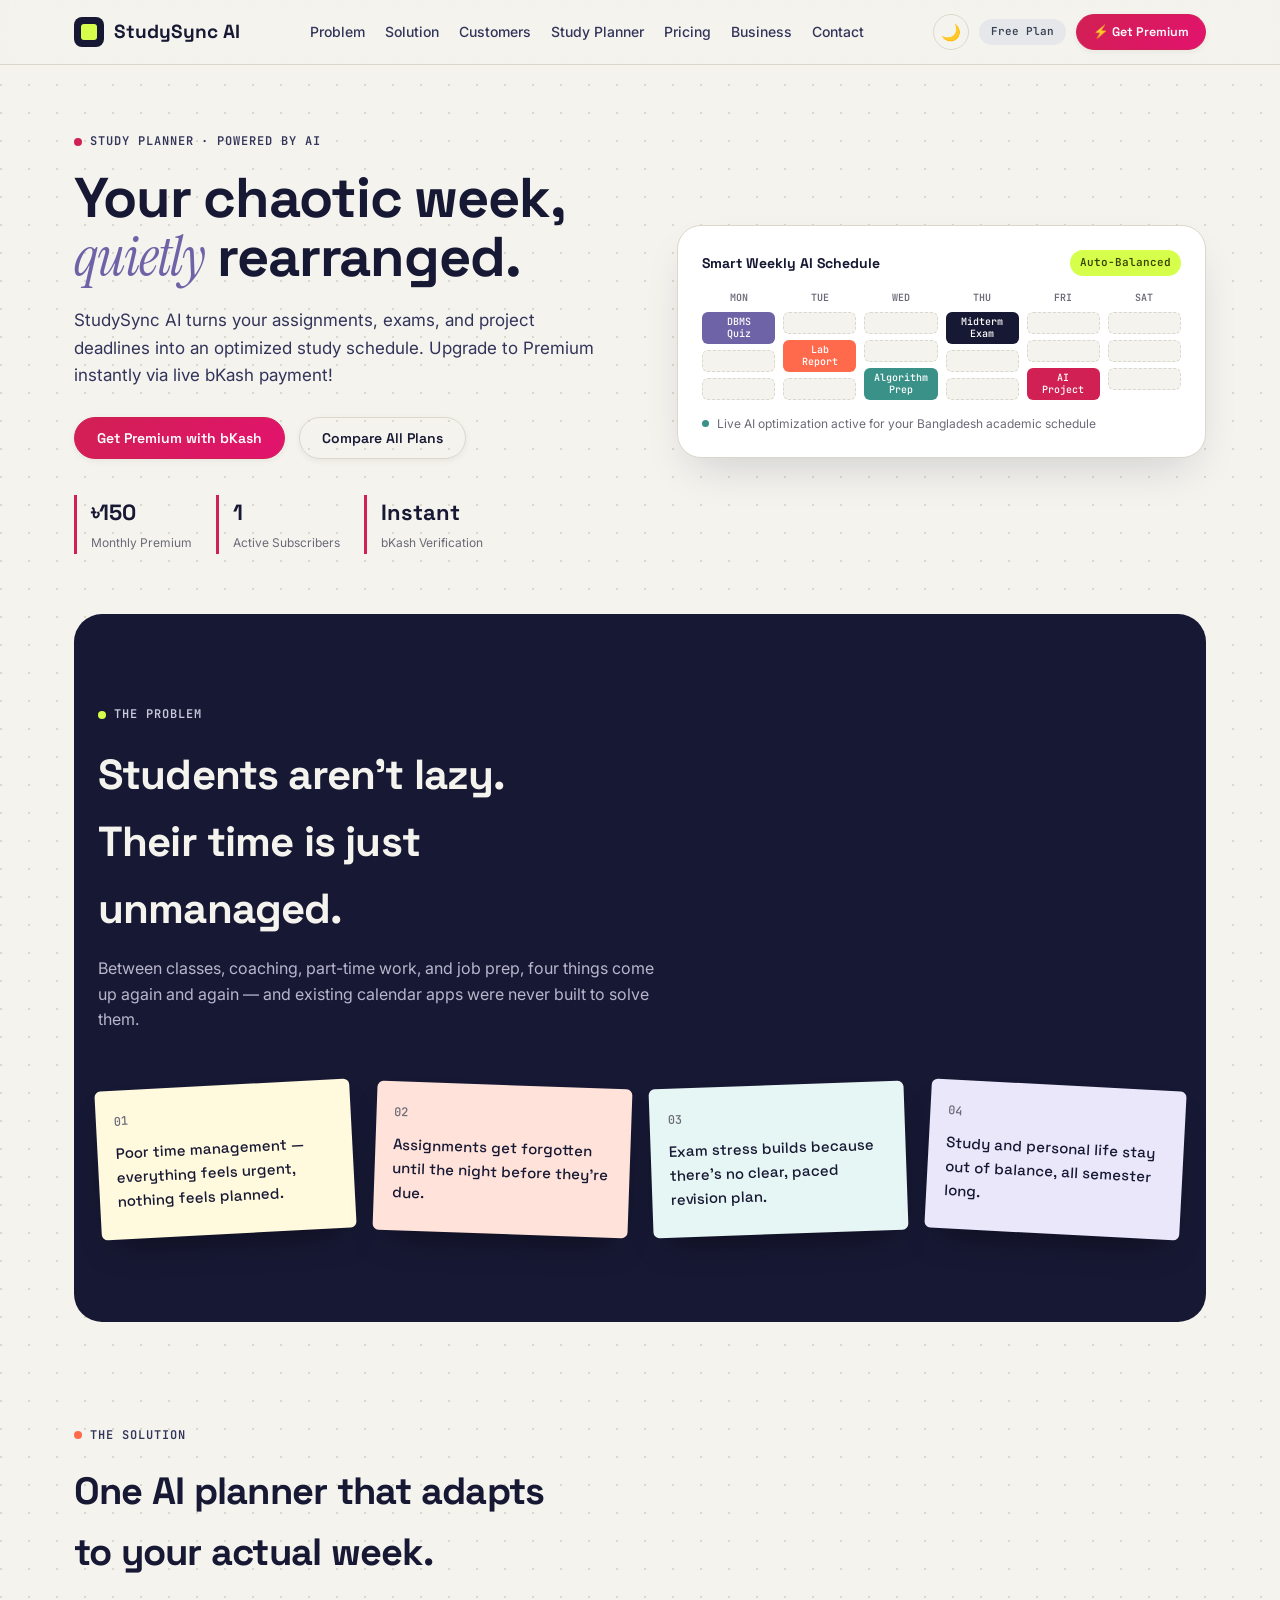
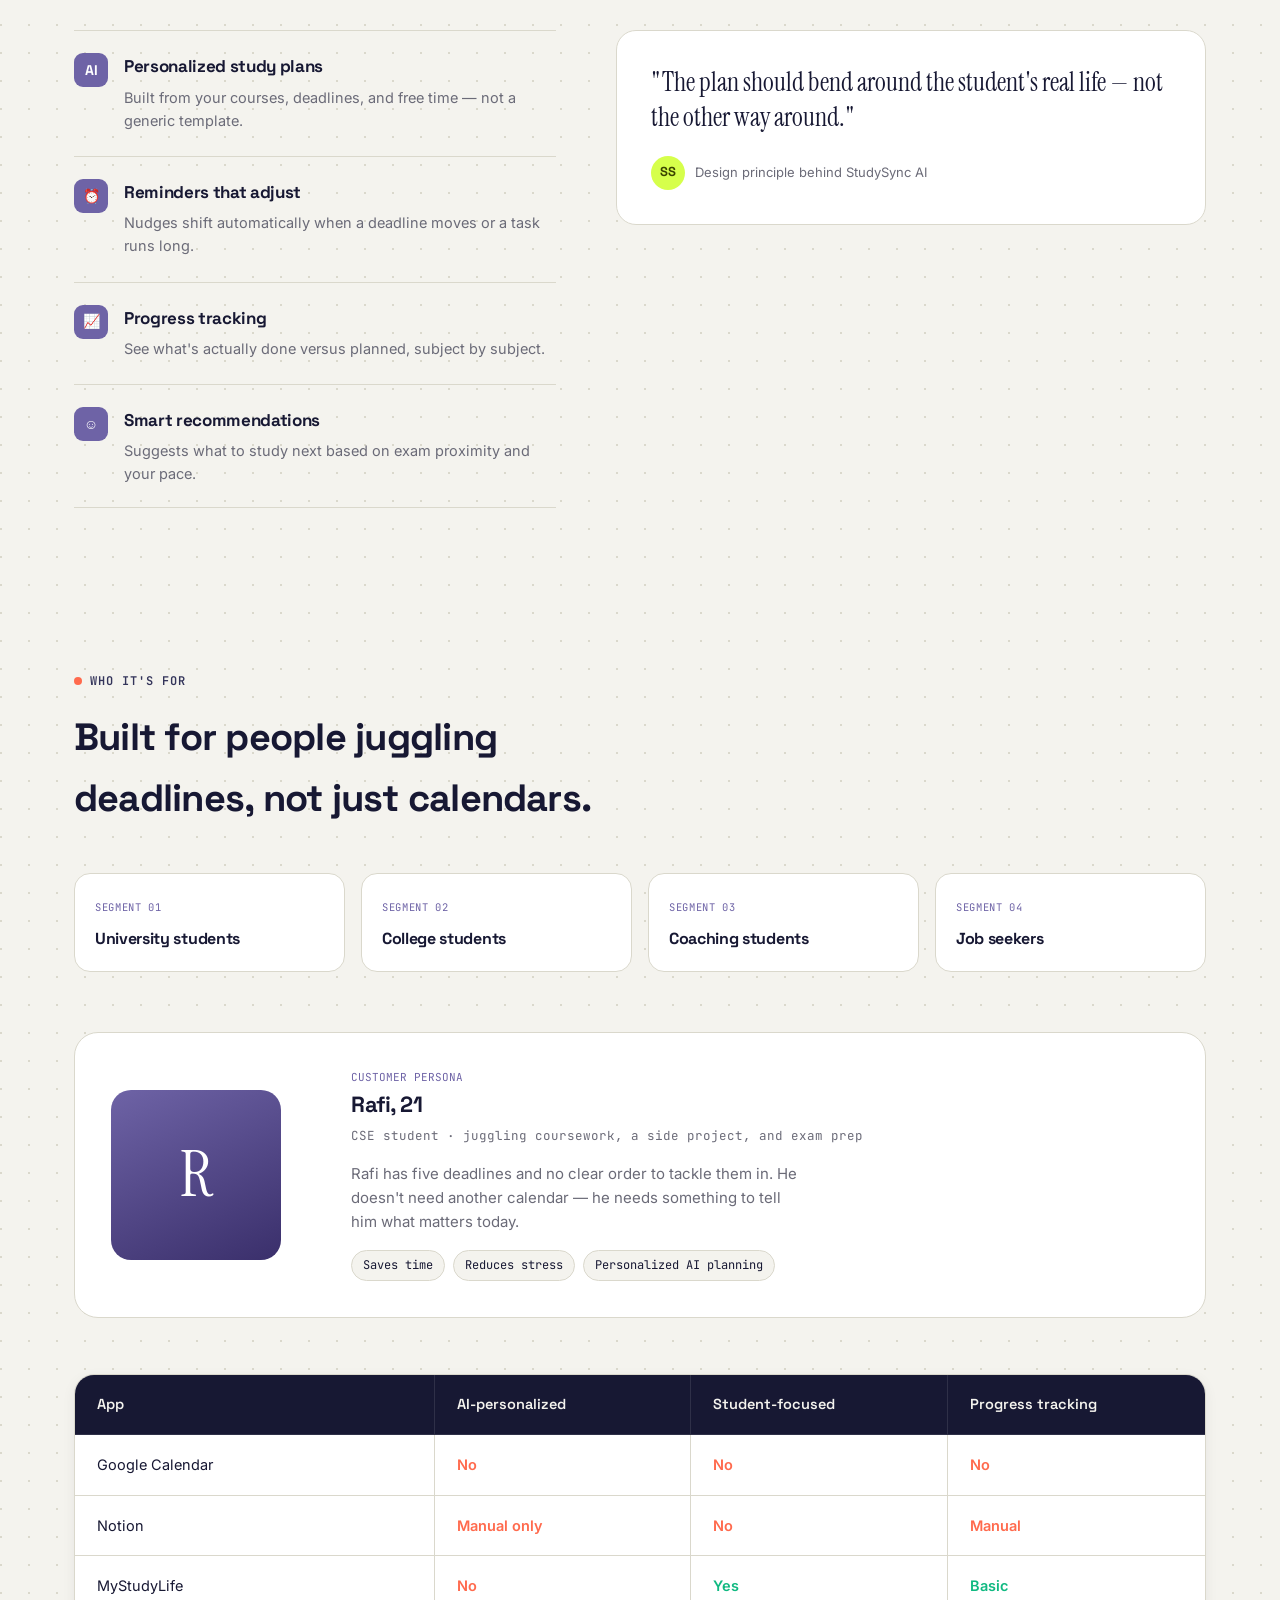
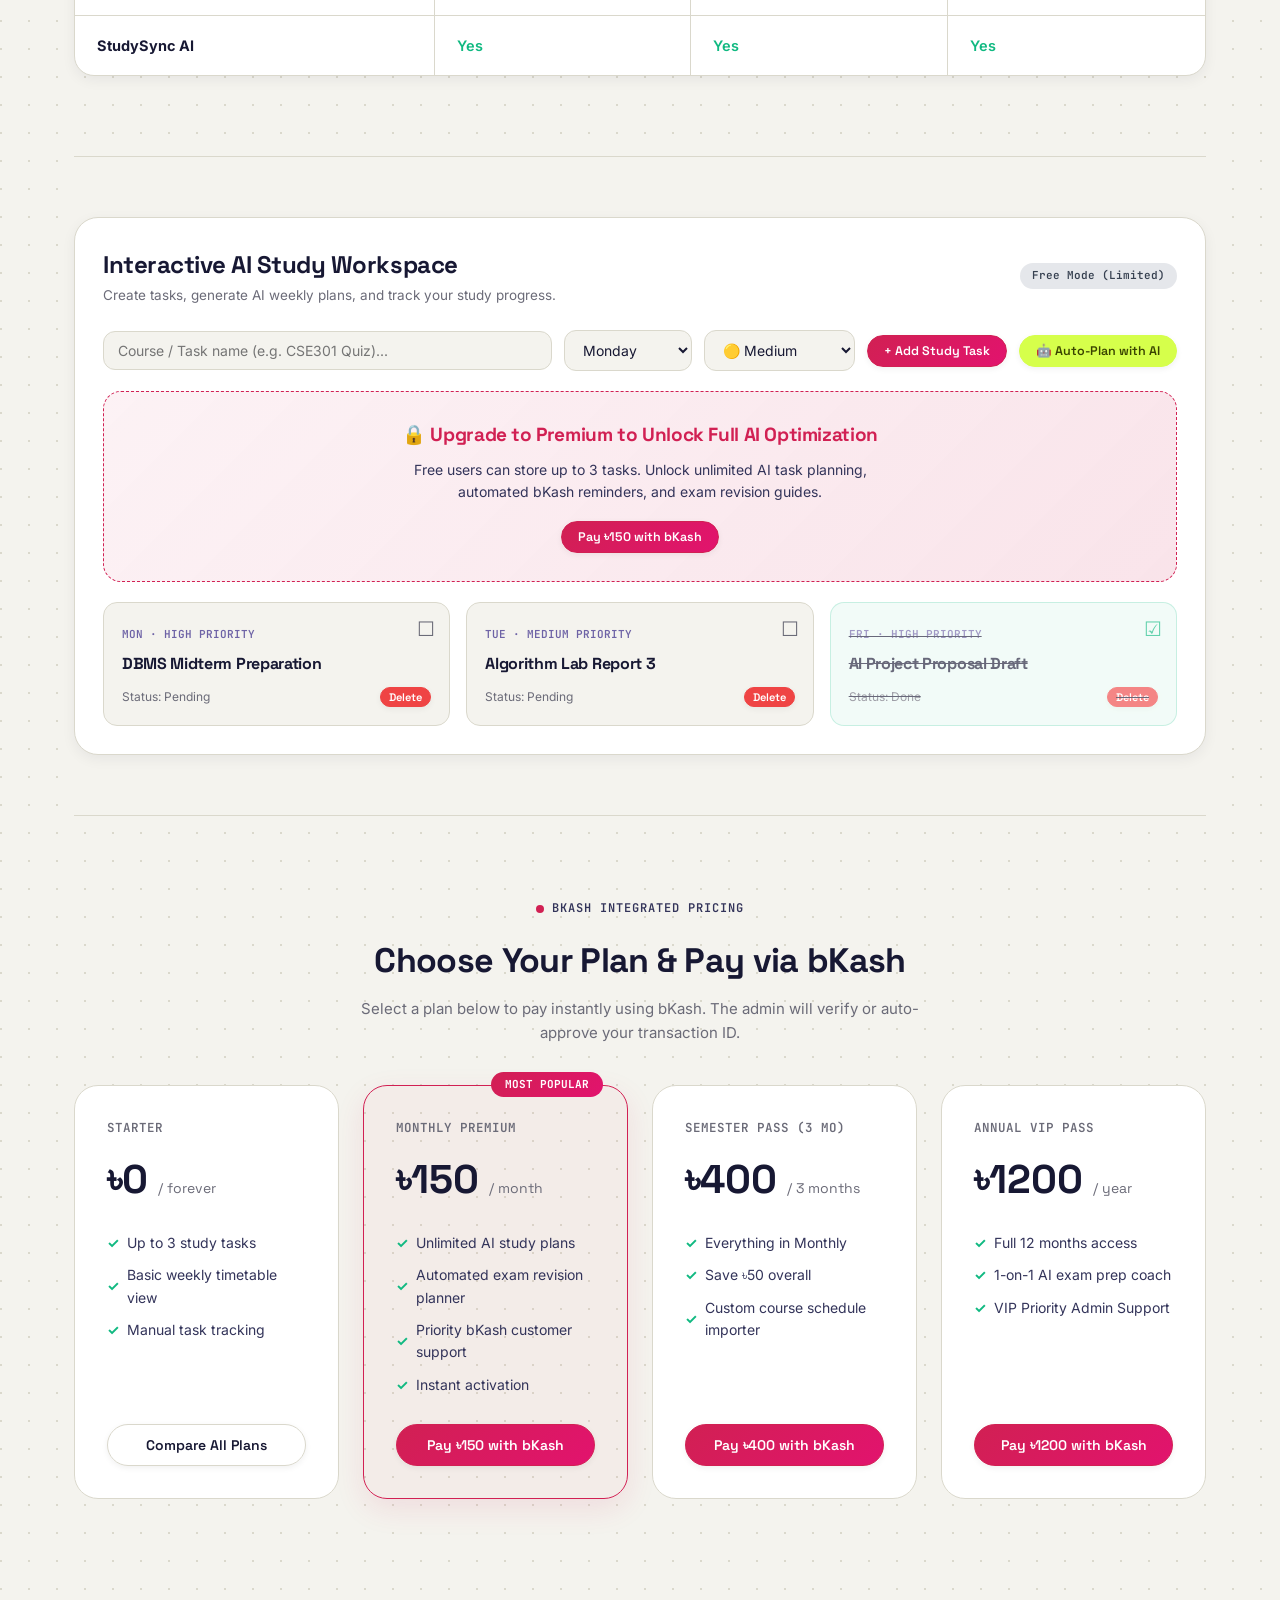
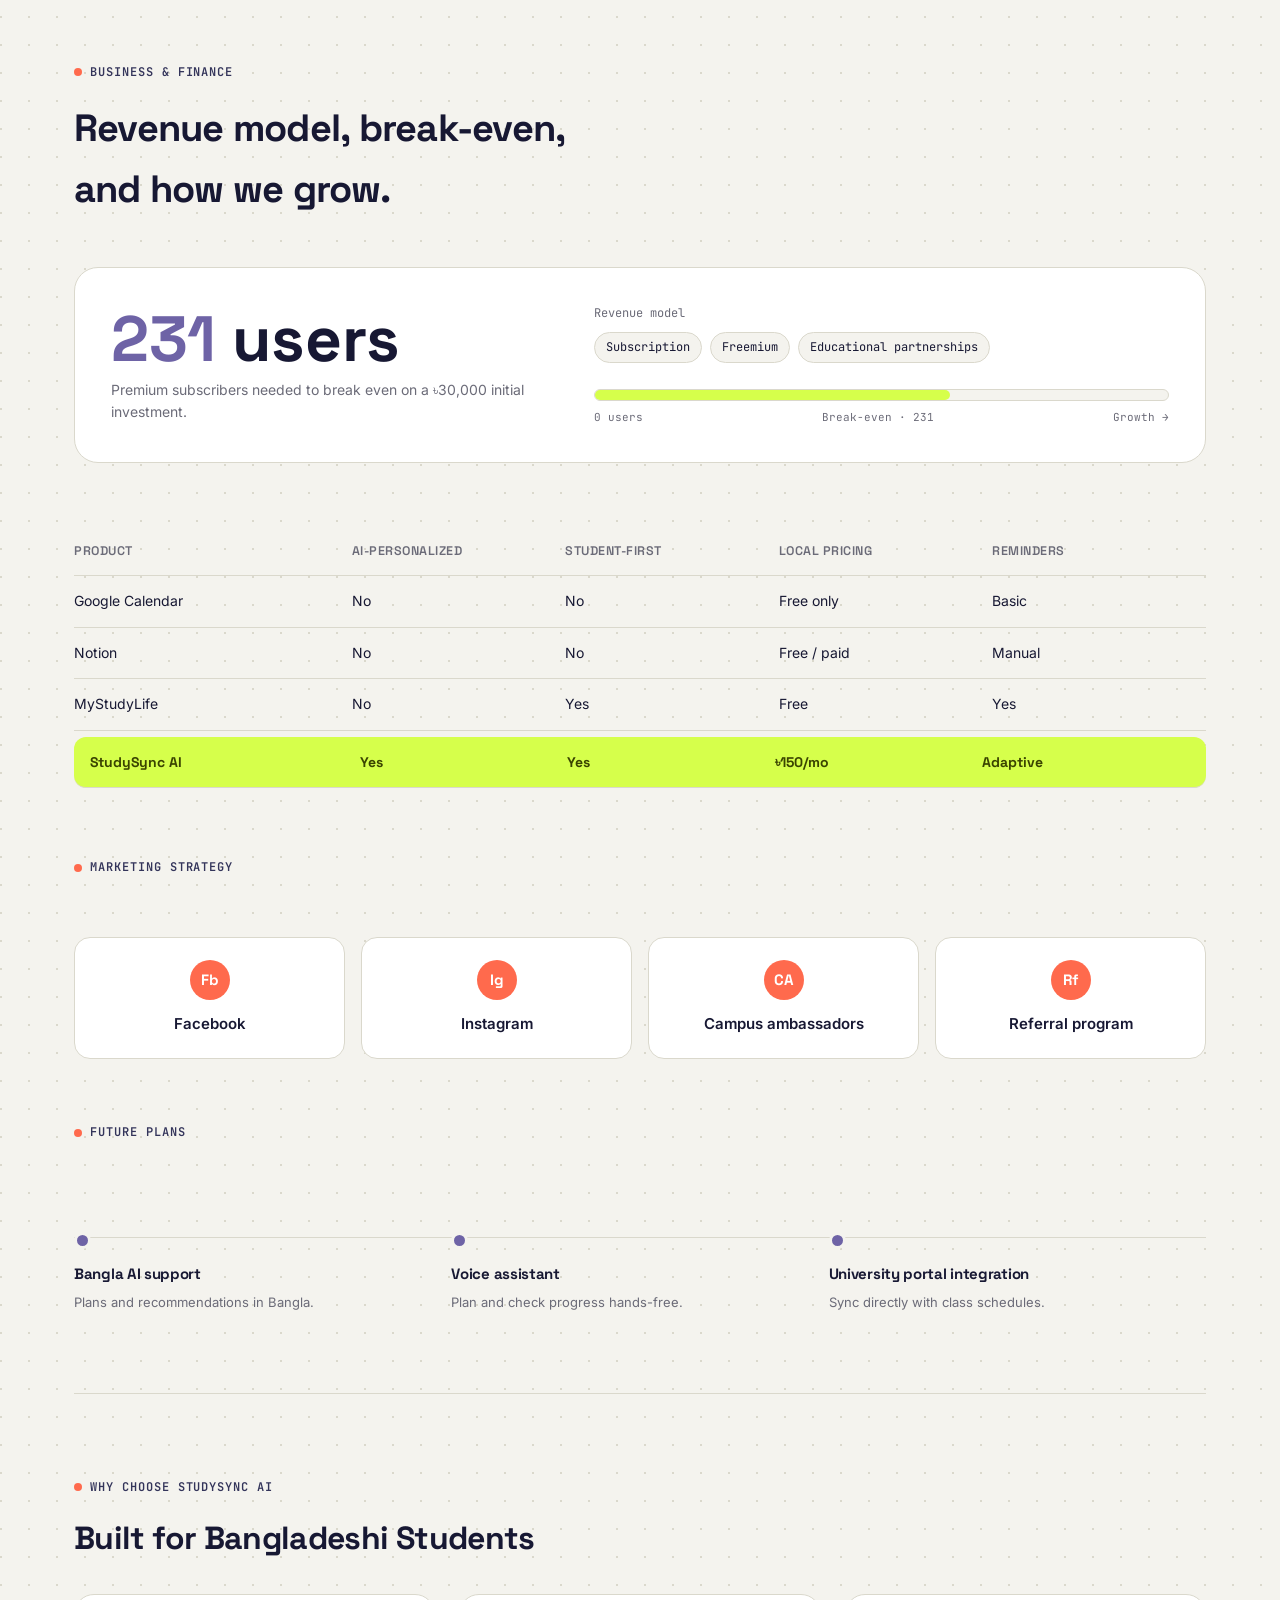
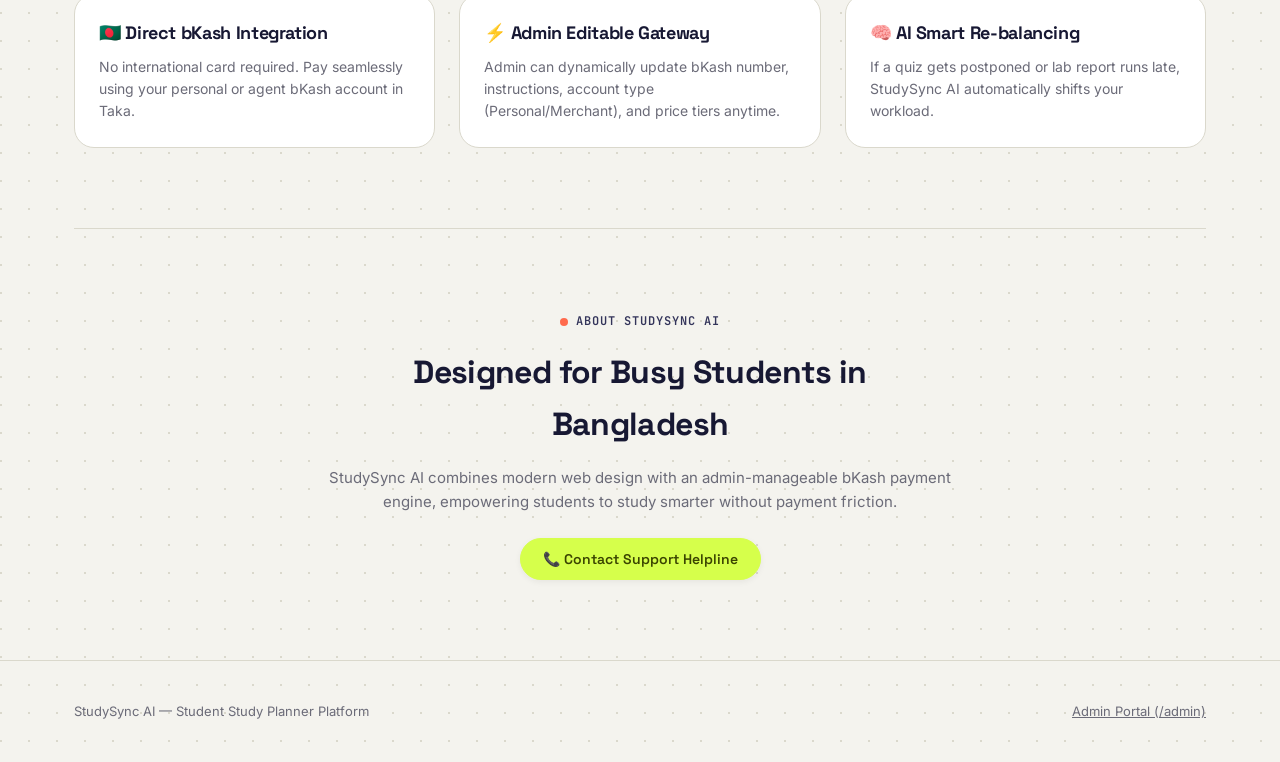
<file: index.html>
<!DOCTYPE html>
<html lang="en">
<head>
<meta charset="UTF-8">
<meta name="viewport" content="width=device-width, initial-scale=1.0">
<title>StudySync AI — AI Study Planner & Live bKash Admin Payment System</title>
<meta name="description" content="StudySync AI helps students plan their academic week using AI. Features live bKash admin payment system with editable bKash merchant info and admin transaction management.">

<!-- Google Fonts -->
<link rel="preconnect" href="https://fonts.googleapis.com">
<link rel="preconnect" href="https://fonts.gstatic.com" crossorigin>
<link href="https://fonts.googleapis.com/css2?family=Instrument+Serif:ital@0;1&family=Space+Grotesk:wght@400;500;600;700&family=Inter:wght@400;500;600;700&family=JetBrains+Mono:wght@400;500;600&display=swap" rel="stylesheet">

<!-- Modular Stylesheets -->
<link rel="stylesheet" href="css/style.css">
<link rel="stylesheet" href="css/bkash-modal.css">
<link rel="stylesheet" href="css/admin.css">
<link rel="stylesheet" href="css/plan-slider.css">
</head>
<body>

<!-- TOAST CONTAINER -->
<div id="toastContainer"></div>

<!-- HEADER / NAV -->
<header>
  <nav>
    <div class="logo" onclick="window.scrollTo({top:0, behavior:'smooth'})">
      <span class="logo-mark"></span>
      StudySync AI
    </div>
    <div class="links">
      <a href="#problem">Problem</a>
      <a href="#solution">Solution</a>
      <a href="#customers">Customers</a>
      <a href="#app">Study Planner</a>
      <a href="#pricing">Pricing</a>
      <a href="#business">Business</a>
      <a href="javascript:void(0)" onclick="openContactModal()">Contact</a>
    </div>
    <div class="nav-right">
      <button id="themeToggleBtn" class="theme-toggle-btn" onclick="toggleDarkMode()" title="Toggle Dark/Light Theme">🌙</button>
      <span id="userStatusBadge" class="badge free" onclick="activateFreePlan()" style="cursor:pointer;" title="Click to use Free Plan">Free Plan</span>
      <a href="#pricing" class="btn sm bkash-btn">⚡ Get Premium</a>
    </div>
  </nav>
</header>

<main class="wrap">

  <!-- HERO SECTION -->
  <section class="hero">
    <div class="hero-grid">
      <div>
        <div class="eyebrow bkash-eyebrow">Study Planner · Powered by AI</div>
        <h1>Your chaotic week, <em>quietly</em> rearranged.</h1>
        <p class="lede">StudySync AI turns your assignments, exams, and project deadlines into an optimized study schedule. Upgrade to Premium instantly via live bKash payment!</p>
        <div class="hero-cta">
          <button class="btn bkash-btn" onclick="openBkashCheckout('Monthly Premium', 150)">Get Premium with bKash</button>
          <button class="btn ghost" onclick="openPlanSlider()">Compare All Plans</button>
        </div>
        <div class="hero-stats">
          <div><b id="statPriceDisplay">৳150</b><span>Monthly Premium</span></div>
          <div><b id="statActiveSubscribers">0</b><span>Active Subscribers</span></div>
          <div><b>Instant</b><span>bKash Verification</span></div>
        </div>
      </div>

      <!-- Interactive Widget Preview -->
      <div class="planner-preview">
        <div class="planner-head">
          <b>Smart Weekly AI Schedule</b>
          <span class="pill">Auto-Balanced</span>
        </div>
        <div class="planner-grid">
          <div class="day-col"><span class="day-label">MON</span><div class="task t1">DBMS<br>Quiz</div><div class="slot"></div><div class="slot"></div></div>
          <div class="day-col"><span class="day-label">TUE</span><div class="slot"></div><div class="task t2">Lab<br>Report</div><div class="slot"></div></div>
          <div class="day-col"><span class="day-label">WED</span><div class="slot"></div><div class="slot"></div><div class="task t3">Algorithm<br>Prep</div></div>
          <div class="day-col"><span class="day-label">THU</span><div class="task t4">Midterm<br>Exam</div><div class="slot"></div><div class="slot"></div></div>
          <div class="day-col"><span class="day-label">FRI</span><div class="slot"></div><div class="slot"></div><div class="task t5">AI<br>Project</div></div>
          <div class="day-col"><span class="day-label">SAT</span><div class="slot"></div><div class="slot"></div><div class="slot"></div></div>
        </div>
        <div class="planner-foot">
          <span class="dot"></span> Live AI optimization active for your Bangladesh academic schedule
        </div>
      </div>
    </div>
  </section>

  <!-- PROBLEM SECTION (STICKY NOTES) -->
  <section id="problem" class="problem">
    <div class="wrap">
      <div class="eyebrow">The Problem</div>
      <h2>Students aren't lazy. Their time is just unmanaged.</h2>
      <p class="sub">Between classes, coaching, part-time work, and job prep, four things come up again and again — and existing calendar apps were never built to solve them.</p>
      <div class="notes">
        <div class="note"><span class="num">01</span>Poor time management — everything feels urgent, nothing feels planned.</div>
        <div class="note"><span class="num">02</span>Assignments get forgotten until the night before they're due.</div>
        <div class="note"><span class="num">03</span>Exam stress builds because there's no clear, paced revision plan.</div>
        <div class="note"><span class="num">04</span>Study and personal life stay out of balance, all semester long.</div>
      </div>
    </div>
  </section>

  <!-- SOLUTION SECTION -->
  <section id="solution">
    <div class="eyebrow">The Solution</div>
    <h2 style="font-size:clamp(28px,4vw,38px); max-width:20ch;">One AI planner that adapts to your actual week.</h2>
    <div class="solution-grid">
      <div class="feature-list">
        <div class="feature">
          <div class="icon">AI</div>
          <div><h3>Personalized study plans</h3><p>Built from your courses, deadlines, and free time — not a generic template.</p></div>
        </div>
        <div class="feature">
          <div class="icon">⏰</div>
          <div><h3>Reminders that adjust</h3><p>Nudges shift automatically when a deadline moves or a task runs long.</p></div>
        </div>
        <div class="feature">
          <div class="icon">📈</div>
          <div><h3>Progress tracking</h3><p>See what's actually done versus planned, subject by subject.</p></div>
        </div>
        <div class="feature">
          <div class="icon">☺</div>
          <div><h3>Smart recommendations</h3><p>Suggests what to study next based on exam proximity and your pace.</p></div>
        </div>
      </div>
      <div class="quote-card">
        <p class="serif">"The plan should bend around the student's real life — not the other way around."</p>
        <div class="attribution"><div class="avatar">SS</div> Design principle behind StudySync AI</div>
      </div>
    </div>
  </section>

  <!-- CUSTOMERS & GAP COMPARISON TABLE SECTION -->
  <section id="customers">
    <div class="eyebrow">Who It's For</div>
    <h2 style="font-size:clamp(28px,4vw,38px); max-width:22ch;">Built for people juggling deadlines, not just calendars.</h2>
    <div class="segments">
      <div class="segment"><span class="tag">Segment 01</span><h3>University students</h3></div>
      <div class="segment"><span class="tag">Segment 02</span><h3>College students</h3></div>
      <div class="segment"><span class="tag">Segment 03</span><h3>Coaching students</h3></div>
      <div class="segment"><span class="tag">Segment 04</span><h3>Job seekers</h3></div>
    </div>

    <!-- Persona -->
    <div class="persona">
      <div class="persona-avatar">R</div>
      <div>
        <div class="tag" style="font-family:'JetBrains Mono',monospace;color:var(--lavender);font-size:11px;">CUSTOMER PERSONA</div>
        <h3>Rafi, 21</h3>
        <div class="role">CSE student · juggling coursework, a side project, and exam prep</div>
        <p style="margin:0; color:var(--muted); max-width:50ch;">Rafi has five deadlines and no clear order to tackle them in. He doesn't need another calendar — he needs something to tell him what matters today.</p>
        <div class="persona-tags">
          <span>Saves time</span><span>Reduces stress</span><span>Personalized AI planning</span>
        </div>
      </div>
    </div>

    <!-- Feature Gap Comparison Table -->
    <div class="gap-table">
      <div class="gap-row head"><div>App</div><div>AI-personalized</div><div>Student-focused</div><div>Progress tracking</div></div>
      <div class="gap-row"><div>Google Calendar</div><div class="no">No</div><div class="no">No</div><div class="no">No</div></div>
      <div class="gap-row"><div>Notion</div><div class="no">Manual only</div><div class="no">No</div><div class="no">Manual</div></div>
      <div class="gap-row"><div>MyStudyLife</div><div class="no">No</div><div class="ok">Yes</div><div class="ok">Basic</div></div>
      <div class="gap-row"><div><b>StudySync AI</b></div><div class="ok">Yes</div><div class="ok">Yes</div><div class="ok">Yes</div></div>
    </div>
  </section>

  <!-- INTERACTIVE STUDY PLANNER APP WORKSPACE -->
  <section id="app" class="app-section">
    <div class="app-container">
      <div class="app-header">
        <div class="app-title">
          <h2>Interactive AI Study Workspace</h2>
          <p>Create tasks, generate AI weekly plans, and track your study progress.</p>
        </div>
        <span id="appLockBadge" class="badge free">Free Mode (Limited)</span>
      </div>

      <!-- Control Bar -->
      <div class="planner-controls">
        <input type="text" id="newTaskTitle" class="input-field" placeholder="Course / Task name (e.g. CSE301 Quiz)..." style="flex:1;">
        <select id="newTaskDay" class="input-field">
          <option value="MON">Monday</option>
          <option value="TUE">Tuesday</option>
          <option value="WED">Wednesday</option>
          <option value="THU">Thursday</option>
          <option value="FRI">Friday</option>
          <option value="SAT">Saturday</option>
          <option value="SUN">Sunday</option>
        </select>
        <select id="newTaskPriority" class="input-field">
          <option value="High">🔴 High Priority</option>
          <option value="Medium" selected>🟡 Medium</option>
          <option value="Low">🟢 Normal</option>
        </select>
        <button class="btn sm bkash-btn" onclick="addNewTask()">+ Add Study Task</button>
        <button class="btn sm highlight" onclick="generateAISchedule()">🤖 Auto-Plan with AI</button>
      </div>

      <!-- Locked Banner if Free User -->
      <div id="lockedBanner" class="locked-banner" style="display:none;">
        <h3>🔒 Upgrade to Premium to Unlock Full AI Optimization</h3>
        <p>Free users can store up to 3 tasks. Unlock unlimited AI task planning, automated bKash reminders, and exam revision guides.</p>
        <button class="btn sm bkash-btn" onclick="openBkashCheckout('Monthly Premium', 150)">Pay ৳150 with bKash</button>
      </div>

      <!-- Task List Cards -->
      <div id="taskGrid" class="task-list-grid">
        <!-- Dynamically injected tasks -->
      </div>
    </div>
  </section>

  <!-- PRICING & BKASH PAYMENT SECTION -->
  <section id="pricing">
    <div style="text-align: center; max-width: 600px; margin: 0 auto 40px;">
      <div class="eyebrow bkash-eyebrow">bKash Integrated Pricing</div>
      <h2 style="font-size: 34px;">Choose Your Plan & Pay via bKash</h2>
      <p style="color: var(--muted); margin-top: 8px;">Select a plan below to pay instantly using bKash. The admin will verify or auto-approve your transaction ID.</p>
    </div>

    <div class="pricing-grid">
      <!-- FREE TIER -->
      <div class="price-card">
        <div>
          <div class="tier-name">Starter</div>
          <div class="price">৳0 <span>/ forever</span></div>
          <ul>
            <li>Up to 3 study tasks</li>
            <li>Basic weekly timetable view</li>
            <li>Manual task tracking</li>
          </ul>
        </div>
        <button id="freePlanBtn" class="btn ghost" onclick="openPlanSlider()">Compare All Plans</button>
      </div>

      <!-- MONTHLY PREMIUM TIER -->
      <div class="price-card featured">
        <div class="popular-tag">Most Popular</div>
        <div>
          <div class="tier-name">Monthly Premium</div>
          <div id="cardPriceMonthly" class="price">৳150 <span>/ month</span></div>
          <ul>
            <li>Unlimited AI study plans</li>
            <li>Automated exam revision planner</li>
            <li>Priority bKash customer support</li>
            <li>Instant activation</li>
          </ul>
        </div>
        <button class="btn bkash-btn" onclick="openBkashCheckout('Monthly Premium', 150)">
          Pay ৳150 with bKash
        </button>
      </div>

      <!-- QUARTERLY TIER -->
      <div class="price-card">
        <div>
          <div class="tier-name">Semester Pass (3 Mo)</div>
          <div id="cardPriceQuarterly" class="price">৳400 <span>/ 3 months</span></div>
          <ul>
            <li>Everything in Monthly</li>
            <li>Save ৳50 overall</li>
            <li>Custom course schedule importer</li>
          </ul>
        </div>
        <button class="btn bkash-btn" onclick="openBkashCheckout('Semester Pass', 400)">
          Pay ৳400 with bKash
        </button>
      </div>

      <!-- ANNUAL VIP TIER -->
      <div class="price-card">
        <div>
          <div class="tier-name">Annual VIP Pass</div>
          <div id="cardPriceYearly" class="price">৳1200 <span>/ year</span></div>
          <ul>
            <li>Full 12 months access</li>
            <li>1-on-1 AI exam prep coach</li>
            <li>VIP Priority Admin Support</li>
          </ul>
        </div>
        <button class="btn bkash-btn" onclick="openBkashCheckout('Annual VIP Pass', 1200)">
          Pay ৳1200 with bKash
        </button>
      </div>
    </div>
  </section>

  <!-- BUSINESS & FINANCE SECTION -->
  <section id="business">
    <div class="eyebrow">Business & Finance</div>
    <h2 style="font-size:clamp(28px,4vw,38px); max-width:22ch;">Revenue model, break-even, and how we grow.</h2>

    <div class="breakeven">
      <div>
        <div class="be-number"><span>231</span> users</div>
        <p style="color:var(--muted); font-size:14px; margin-top:8px;">Premium subscribers needed to break even on a ৳30,000 initial investment.</p>
      </div>
      <div>
        <div style="font-family:'JetBrains Mono',monospace; font-size:12px; color:var(--muted);">Revenue model</div>
        <div class="persona-tags" style="margin-top:8px;">
          <span>Subscription</span><span>Freemium</span><span>Educational partnerships</span>
        </div>
        <div class="be-track"><div class="be-fill"></div></div>
        <div class="be-marks"><span>0 users</span><span>Break-even · 231</span><span>Growth →</span></div>
      </div>
    </div>

    <!-- Competitor Comparison -->
    <div class="competitors">
      <div class="comp-row head"><div>Product</div><div>AI-personalized</div><div>Student-first</div><div>Local pricing</div><div>Reminders</div></div>
      <div class="comp-row"><div>Google Calendar</div><div>No</div><div>No</div><div>Free only</div><div>Basic</div></div>
      <div class="comp-row"><div>Notion</div><div>No</div><div>No</div><div>Free / paid</div><div>Manual</div></div>
      <div class="comp-row"><div>MyStudyLife</div><div>No</div><div>Yes</div><div>Free</div><div>Yes</div></div>
      <div class="comp-row us"><div><b>StudySync AI</b></div><div><b>Yes</b></div><div><b>Yes</b></div><div><b>৳150/mo</b></div><div><b>Adaptive</b></div></div>
    </div>

    <!-- Marketing channels -->
    <div class="eyebrow" style="margin-top:64px;">Marketing Strategy</div>
    <div class="channels">
      <div class="channel"><div class="ico">Fb</div>Facebook</div>
      <div class="channel"><div class="ico">Ig</div>Instagram</div>
      <div class="channel"><div class="ico">CA</div>Campus ambassadors</div>
      <div class="channel"><div class="ico">Rf</div>Referral program</div>
    </div>

    <!-- Future Roadmap -->
    <div class="eyebrow" style="margin-top:64px;">Future Plans</div>
    <div class="roadmap">
      <div class="rm-item"><h3>Bangla AI support</h3><p>Plans and recommendations in Bangla.</p></div>
      <div class="rm-item"><h3>Voice assistant</h3><p>Plan and check progress hands-free.</p></div>
      <div class="rm-item"><h3>University portal integration</h3><p>Sync directly with class schedules.</p></div>
    </div>
  </section>

  <!-- FEATURES & ABOUT SECTION -->
  <section id="features" style="border-top: 1px solid var(--paper-line);">
    <div class="eyebrow">Why Choose StudySync AI</div>
    <h2 style="font-size: 32px; margin-bottom: 30px;">Built for Bangladeshi Students</h2>
    <div style="display: grid; grid-template-columns: repeat(auto-fit, minmax(280px, 1fr)); gap: 24px;">
      <div style="background:var(--card-bg); border:1px solid var(--border-color); padding:24px; border-radius:20px;">
        <h3 style="font-size:18px; margin-bottom:8px;">🇧🇩 Direct bKash Integration</h3>
        <p style="color:var(--muted); font-size:14px;">No international card required. Pay seamlessly using your personal or agent bKash account in Taka.</p>
      </div>
      <div style="background:var(--card-bg); border:1px solid var(--border-color); padding:24px; border-radius:20px;">
        <h3 style="font-size:18px; margin-bottom:8px;">⚡ Admin Editable Gateway</h3>
        <p style="color:var(--muted); font-size:14px;">Admin can dynamically update bKash number, instructions, account type (Personal/Merchant), and price tiers anytime.</p>
      </div>
      <div style="background:var(--card-bg); border:1px solid var(--border-color); padding:24px; border-radius:20px;">
        <h3 style="font-size:18px; margin-bottom:8px;">🧠 AI Smart Re-balancing</h3>
        <p style="color:var(--muted); font-size:14px;">If a quiz gets postponed or lab report runs late, StudySync AI automatically shifts your workload.</p>
      </div>
    </div>
  </section>

  <section id="about" style="border-top: 1px solid var(--paper-line); text-align:center;">
    <div class="eyebrow">About StudySync AI</div>
    <h2 style="font-size: 32px; max-width: 600px; margin: 0 auto 16px;">Designed for Busy Students in Bangladesh</h2>
    <p style="color: var(--muted); max-width: 650px; margin: 0 auto 24px;">StudySync AI combines modern web design with an admin-manageable bKash payment engine, empowering students to study smarter without payment friction.</p>
    <button class="btn highlight" onclick="openContactModal()">📞 Contact Support Helpline</button>
  </section>

</main>

<footer style="padding:40px 0; border-top:1px solid var(--border-color); text-align:center; font-size:13px; color:var(--muted);">
  <div class="wrap" style="display:flex; justify-content:space-between; align-items:center; flex-wrap:wrap; gap:16px;">
    <div>StudySync AI — Student Study Planner Platform</div>
    <div>
      <a href="#admin" onclick="openAdminModal()" style="color:var(--muted); text-decoration:underline;">Admin Portal (/admin)</a>
    </div>
  </div>
</footer>

<!-- ========================================== -->
<!-- bKash CHECKOUT MODAL                       -->
<!-- ========================================== -->
<div id="bkashModal" class="modal-overlay">
  <div class="modal-card">
    <div class="bkash-modal-header">
      <div class="bkash-logo-title">
        <span class="bkash-logo-badge">bKash</span>
        <span>Payment Gateway</span>
      </div>
      <button class="modal-close" onclick="closeBkashModal()">✕</button>
    </div>

    <div class="modal-body">
      <!-- Steps instruction banner based on Admin config -->
      <div class="bkash-steps-box">
        <div style="display:flex; justify-content:space-between; align-items:center;">
          <span style="font-size:12px; font-weight:700; color:var(--bkash); text-transform:uppercase; font-family:'JetBrains Mono',monospace;">
            Step 1: Send Money / Payment
          </span>
          <span id="modalBkashTypeBadge" class="badge bkash">Personal</span>
        </div>

        <div class="bkash-number-row">
          <div>
            <div style="font-size:11px; color:var(--muted); text-transform:uppercase;">Admin bKash Number</div>
            <div id="modalBkashNumber" class="bkash-number-text">01700-000000</div>
          </div>
          <button id="copyBkashBtn" class="copy-btn" onclick="copyBkashNumber()">
            📋 Copy Number
          </button>
        </div>

        <ol id="modalBkashInstructions" class="bkash-instruction-list">
          <li>Open your bKash Mobile App or dial *247#</li>
          <li>Select <b>Send Money</b> option</li>
          <li>Enter the bKash number shown above</li>
          <li>Enter amount: <b id="modalAmountDisplay">৳150</b></li>
          <li>Enter reference: <b>STUDYSYNC</b></li>
          <li>Enter your PIN to complete transfer</li>
          <li>Copy the 8-10 digit <b>TrxID</b> from the confirmation SMS</li>
        </ol>
      </div>

      <!-- Form Submission -->
      <form id="bkashPaymentForm" onsubmit="handleBkashSubmit(event)">
        <div class="form-group">
          <label class="form-label">Selected Plan</label>
          <input type="text" id="checkoutPlanName" class="form-control" readonly style="background:var(--paper); font-weight:600;">
        </div>

        <div class="form-group">
          <label class="form-label">Your Name</label>
          <input type="text" id="custName" class="form-control" placeholder="e.g. Tanvir Ahmed" required>
        </div>

        <div class="form-group">
          <label class="form-label">Your bKash Phone Number</label>
          <input type="tel" id="custPhone" class="form-control" placeholder="e.g. 017XXXXXXXX" required pattern="01[3-9][0-9]{8}">
          <div class="form-hint">The phone number you sent the money from</div>
        </div>

        <div class="form-group">
          <label class="form-label">bKash Transaction ID (TrxID)</label>
          <input type="text" id="custTrxId" class="form-control" placeholder="e.g. 9A8B7C6D5E" required style="font-family:'JetBrains Mono',monospace; font-weight:700; text-transform:uppercase; letter-spacing:1px;">
          <div class="form-hint">Enter the 10-character TrxID received from bKash</div>
        </div>

        <button type="submit" class="btn bkash-btn" style="width:100%; padding:14px; font-size:16px;">
          ⚡ Confirm bKash Payment
        </button>
      </form>
    </div>
  </div>
</div>

<!-- ========================================== -->
<!-- ADMIN CONTROL PANEL MODAL (AUTH & DASHBOARD)-->
<!-- ========================================== -->
<div id="adminModal" class="modal-overlay">
  <div id="adminModalCard" class="modal-card">
    <div class="admin-modal-header">
      <div style="display:flex; align-items:center; gap:10px;">
        <span style="font-size:20px;">⚙️</span>
        <div>
          <h3 style="font-size:18px;">Admin Control Panel</h3>
          <p style="font-size:11.5px; color:#A1A1AA;">Manage bKash Number, Payments & Gateway Settings</p>
        </div>
      </div>
      <button class="modal-close" onclick="closeAdminModal()">✕</button>
    </div>

    <!-- VIEW 1: ADMIN LOGIN FORM -->
    <div id="adminLoginView" class="modal-body">
      <div class="admin-login-box">
        <div class="admin-login-header">
          <div class="admin-login-badge">🔑</div>
          <h3 style="font-size:20px;">Admin Authentication</h3>
          <p style="font-size:13px; color:var(--muted); margin-top:4px;">Enter your admin credentials to access live bKash settings.</p>
        </div>

        <div id="adminLoginError" class="admin-login-error"></div>

        <form id="adminLoginForm" onsubmit="handleAdminLogin(event)">
          <div class="form-group">
            <label class="form-label">Admin Email</label>
            <input type="email" id="adminEmailInput" class="form-control" placeholder="admin@gmail.com" value="admin@gmail.com" required>
          </div>

          <div class="form-group">
            <label class="form-label">Password</label>
            <input type="password" id="adminPassInput" class="form-control" placeholder="••••" value="1234" required>
          </div>

          <button type="submit" class="btn bkash-btn" style="width:100%; padding:12px; font-size:15px; margin-top:8px;">
            🔓 Unlock Admin Panel
          </button>
        </form>
      </div>
    </div>

    <!-- VIEW 2: ADMIN DASHBOARD (AFTER LOGIN) -->
    <div id="adminDashboardView" style="display:none;">
      <!-- Admin Tabs & Logout -->
      <div class="admin-tabs" style="justify-content:space-between; align-items:center;">
        <div style="display:flex; gap:8px;">
          <button class="tab-btn active" onclick="switchAdminTab('transactions')">💳 Payment Requests (<span id="adminPendingCount">0</span>)</button>
          <button class="tab-btn" onclick="switchAdminTab('bkashConfig')">⚙️ Edit bKash Settings</button>
          <button class="tab-btn" onclick="switchAdminTab('analytics')">📊 Revenue Analytics</button>
        </div>
        <button class="btn sm danger" style="margin-right:12px;" onclick="handleAdminLogout()">🔒 Logout Admin</button>
      </div>

      <div class="modal-body">

        <!-- TAB 1: TRANSACTIONS LIST -->
        <div id="tab-transactions" class="tab-content active">
          <div style="display:flex; justify-content:space-between; align-items:center; margin-bottom:14px;">
            <h4 style="font-size:16px;">Live bKash Payment Submissions</h4>
            <div style="display:flex; gap:8px;">
              <button class="btn sm ghost" onclick="filterTransactions('ALL')">All</button>
              <button class="btn sm ghost" onclick="filterTransactions('PENDING')">Pending</button>
              <button class="btn sm ghost" onclick="filterTransactions('APPROVED')">Approved</button>
            </div>
          </div>

          <div class="admin-table-wrapper">
            <table class="admin-table">
              <thead>
                <tr>
                  <th>Date/Time</th>
                  <th>Customer</th>
                  <th>Phone</th>
                  <th>Plan</th>
                  <th>Amount</th>
                  <th>TrxID</th>
                  <th>Status</th>
                  <th>Actions</th>
                </tr>
              </thead>
              <tbody id="adminTransactionTableBody">
                <!-- Dynamically populated -->
              </tbody>
            </table>
          </div>
        </div>

        <!-- TAB 2: EDIT BKASH SETTINGS -->
        <div id="tab-bkashConfig" class="tab-content">
          <h4 style="font-size:16px; margin-bottom:16px;">Live Admin bKash Gateway Configuration</h4>
          <form onsubmit="saveBkashSettings(event)">
            <div style="display:grid; grid-template-columns:1fr 1fr; gap:16px;">
              <div class="form-group">
                <label class="form-label">Admin bKash Number</label>
                <input type="text" id="adminBkashNumberInput" class="form-control" required style="font-family:'JetBrains Mono',monospace; font-weight:700;">
                <div class="form-hint">Number displayed to customers during checkout</div>
              </div>

              <div class="form-group">
                <label class="form-label">bKash Account Type</label>
                <select id="adminBkashTypeInput" class="form-control">
                  <option value="Personal (Send Money)">Personal (Send Money)</option>
                  <option value="Agent (Cash Out)">Agent (Cash Out)</option>
                  <option value="Merchant (Payment)">Merchant (Payment)</option>
                  <option value="Gateway API Direct">Gateway API Direct</option>
                </select>
              </div>
            </div>

            <div class="form-group">
              <label class="form-label">Monthly Premium Price (৳)</label>
              <input type="number" id="adminPriceInput" class="form-control" value="150" required>
            </div>

            <div class="form-group">
              <label class="form-label">bKash Checkout Instructions (One per line)</label>
              <textarea id="adminInstructionsInput" class="form-control" rows="4" style="font-size:13px;"></textarea>
            </div>

            <div style="background:var(--paper); border:1px solid var(--border-color); border-radius:14px; padding:18px; margin-bottom:20px;">
              <div class="switch-row">
                <div>
                  <b style="font-size:14px;">Instant Auto-Approval</b>
                  <p style="font-size:12px; color:var(--muted);">If enabled, valid 10-digit bKash TrxIDs will automatically approve without waiting for manual verification.</p>
                </div>
                <label class="switch">
                  <input type="checkbox" id="adminAutoApproveToggle">
                  <span class="slider"></span>
                </label>
              </div>
            </div>

            <button type="submit" class="btn bkash-btn" style="width:100%;">
              💾 Save bKash Gateway Settings
            </button>
          </form>
        </div>

        <!-- TAB 3: ANALYTICS -->
        <div id="tab-analytics" class="tab-content">
          <h4 style="font-size:16px; margin-bottom:16px;">Revenue & Performance</h4>
          
          <div class="stat-grid">
            <div class="stat-card">
              <span>Total Collected</span>
              <b id="statTotalRevenue">৳0</b>
            </div>
            <div class="stat-card">
              <span>Total Orders</span>
              <b id="statTotalOrders">0</b>
            </div>
            <div class="stat-card">
              <span>Approved Payments</span>
              <b id="statApprovedOrders">0</b>
            </div>
            <div class="stat-card">
              <span>Pending Approvals</span>
              <b id="statPendingOrders">0</b>
            </div>
          </div>

          <div style="background:var(--paper); border:1px solid var(--border-color); border-radius:14px; padding:20px;">
            <h5 style="margin-bottom:8px;">bKash Gateway Logs</h5>
            <p style="font-size:13px; color:var(--muted);">All customer payment actions are logged locally in localStorage state and updated in real-time.</p>
          </div>
        </div>

      </div>
    </div>
  </div>
</div>

<!-- Modular Scripts (In Order) -->
<script src="js/state.js"></script>
<script src="js/bkash.js"></script>
<script src="js/admin.js"></script>
<script src="js/planner.js"></script>
<script src="js/plan-slider.js"></script>
<script src="js/app.js"></script>
</body>
</html>
</file>
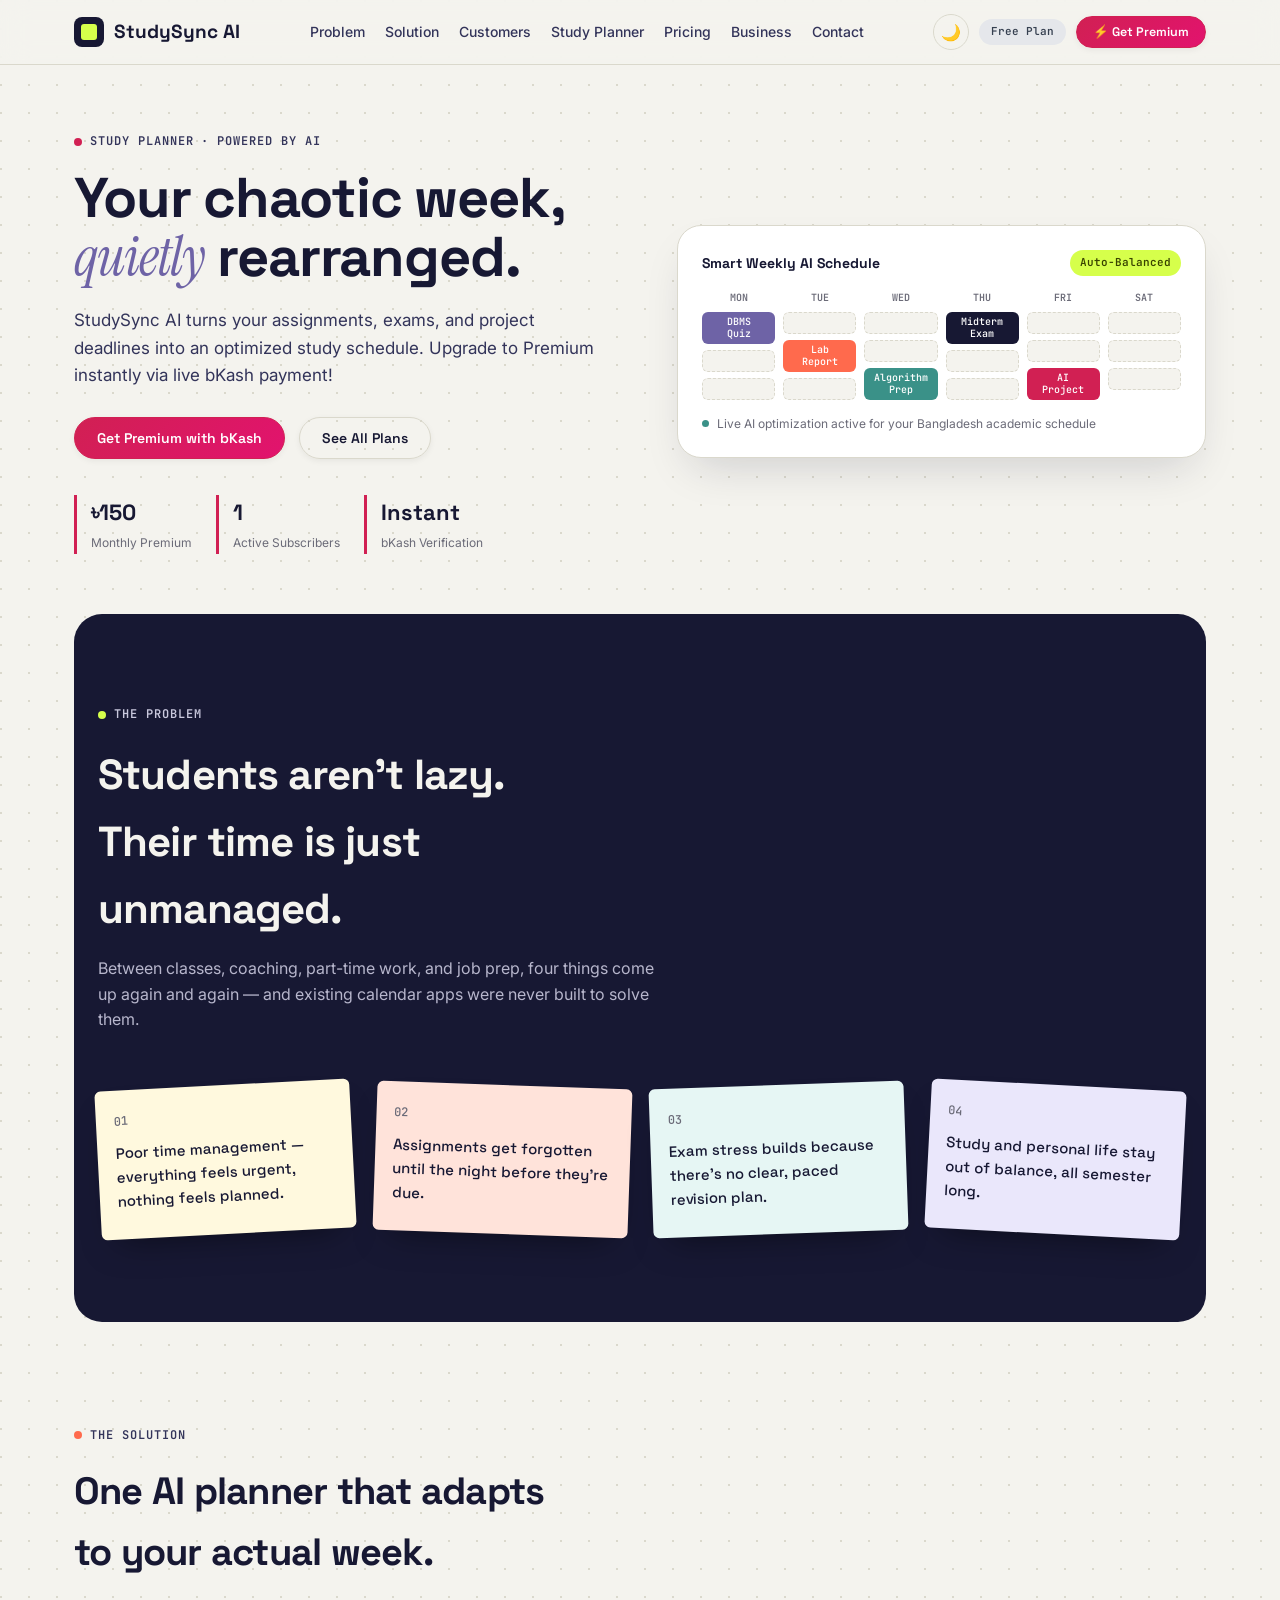
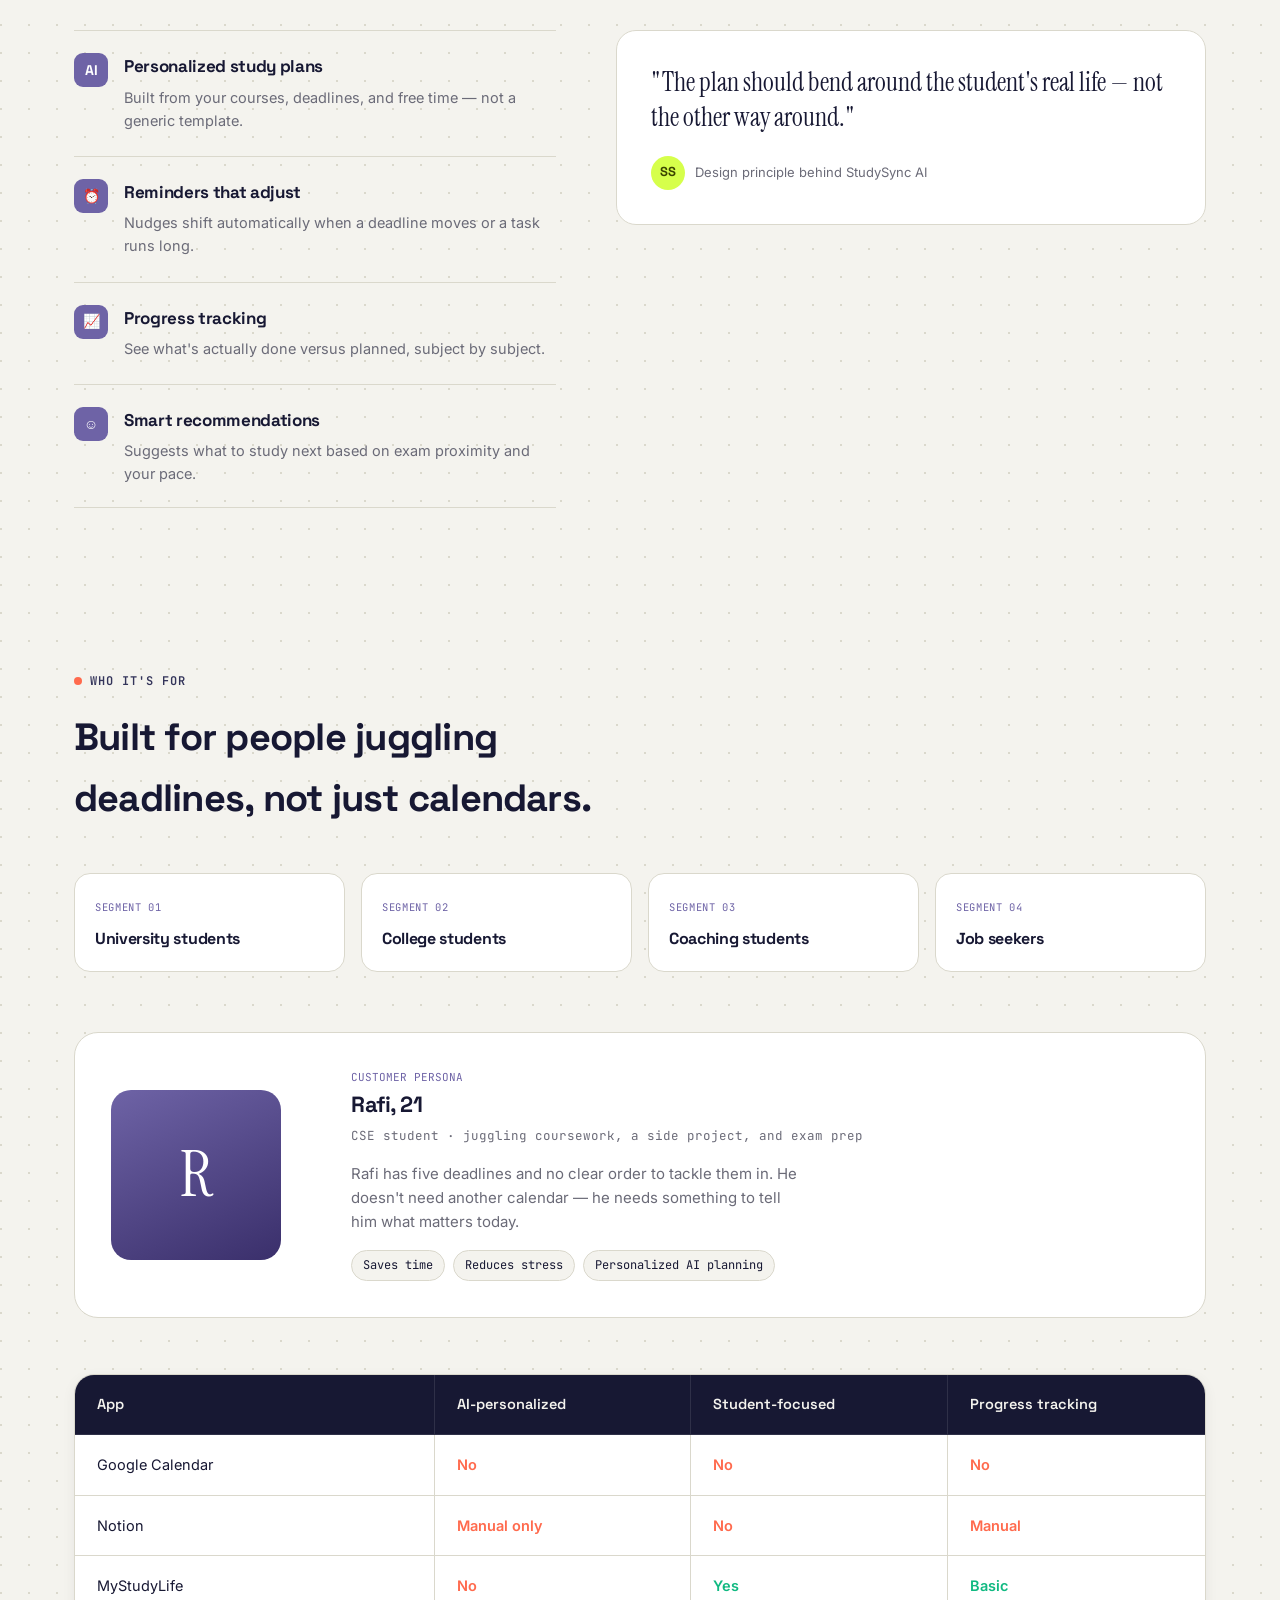
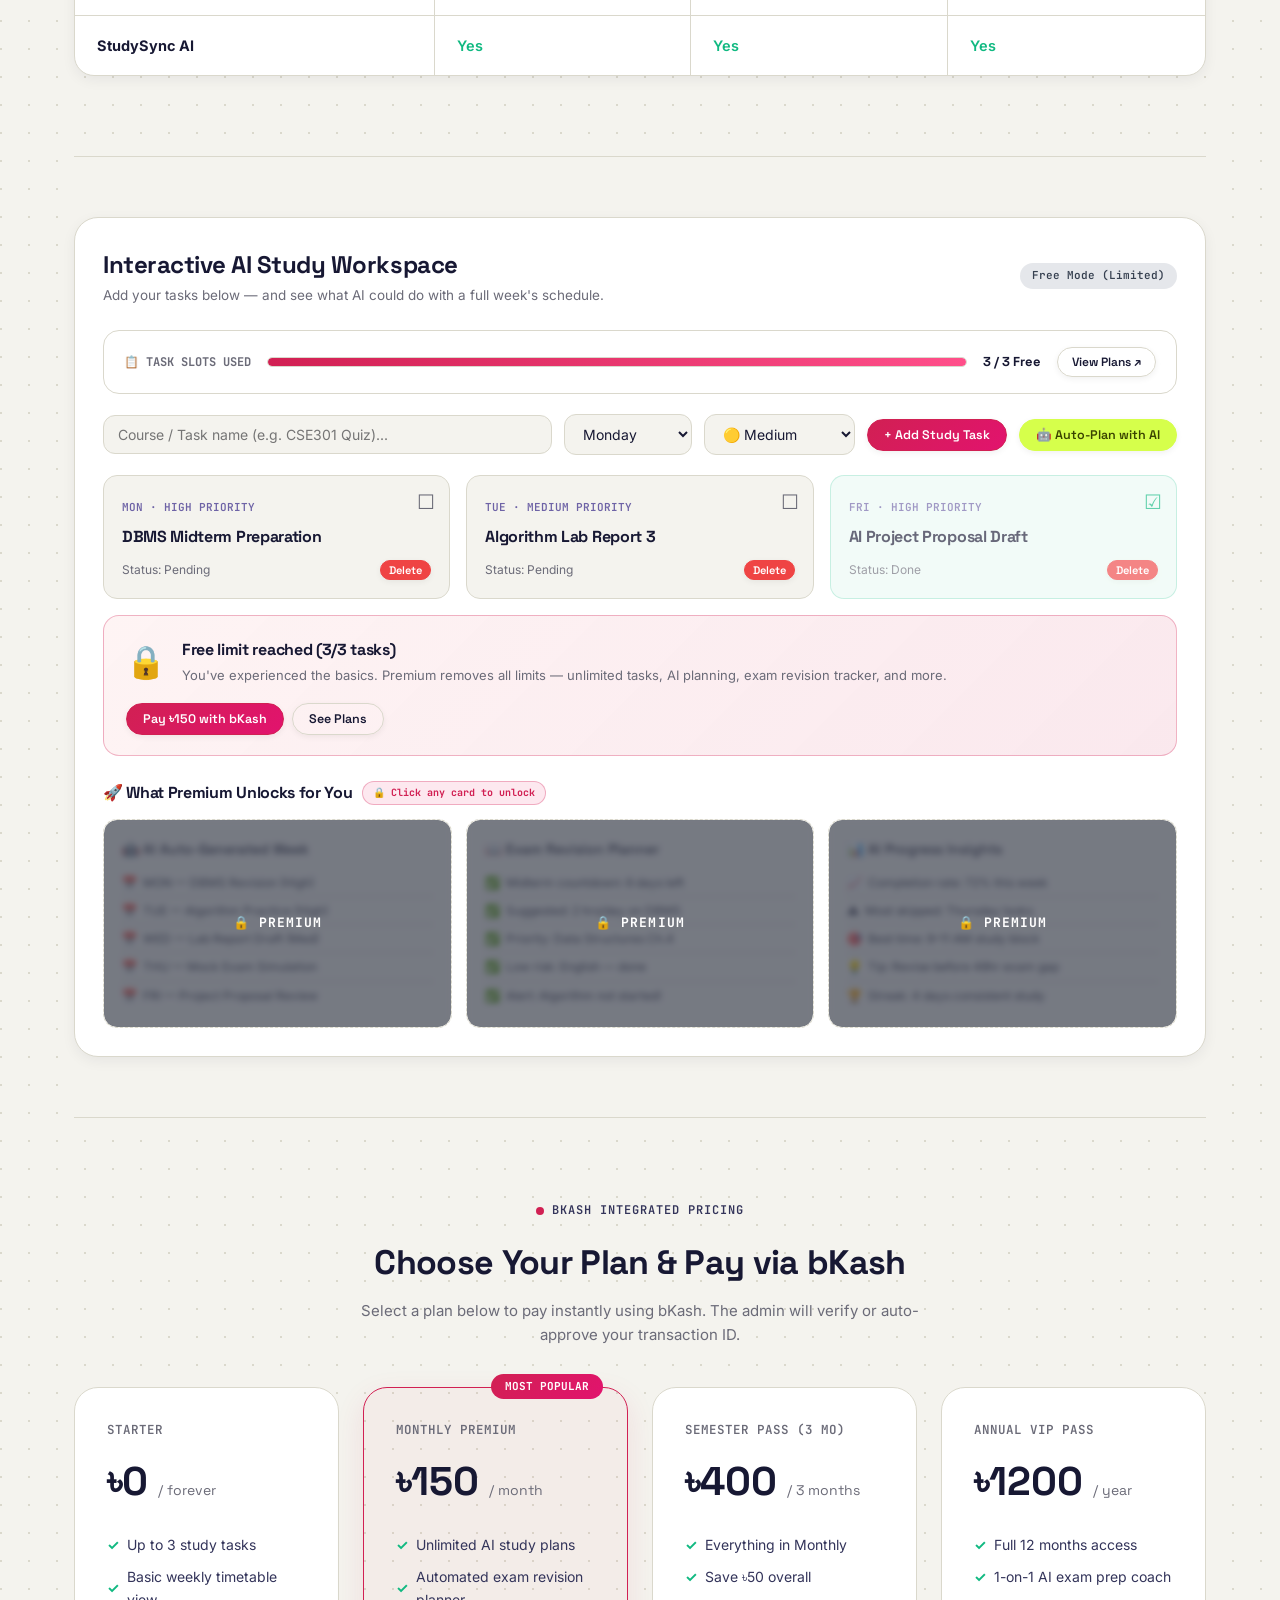
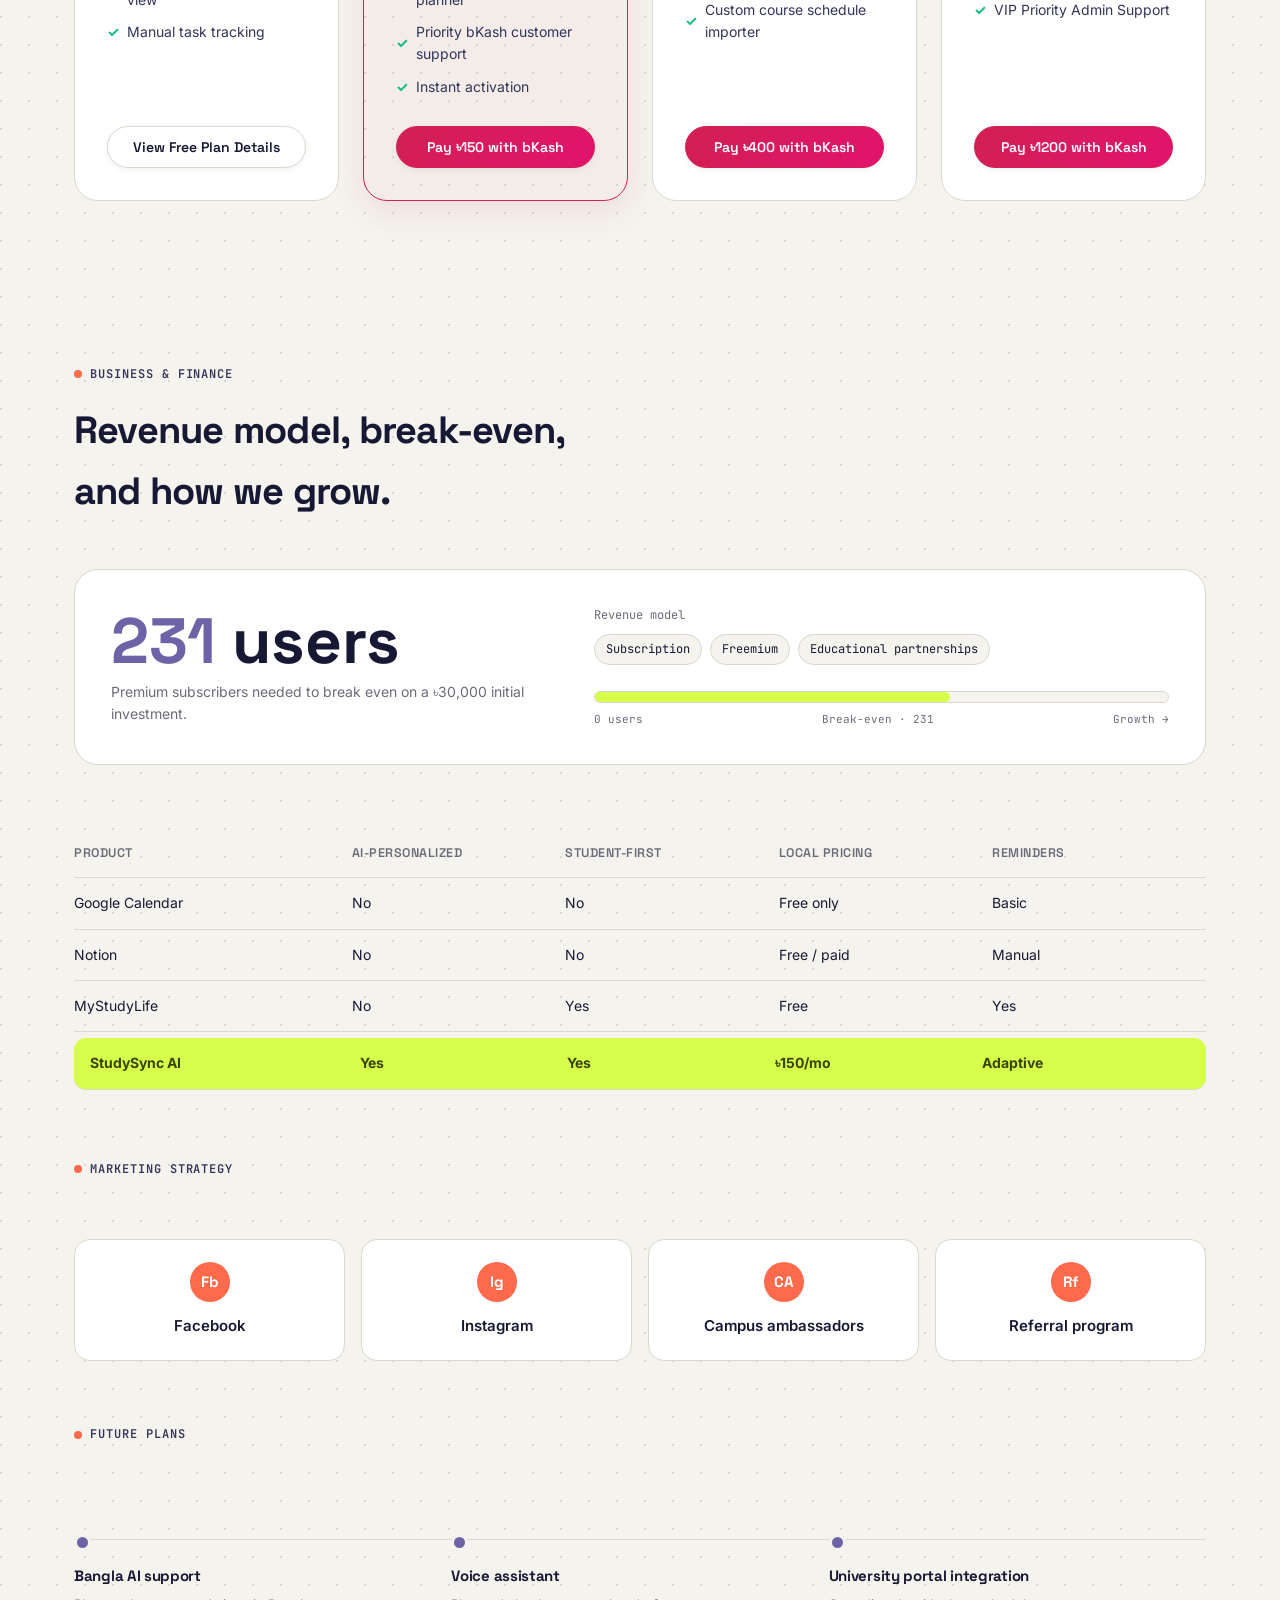
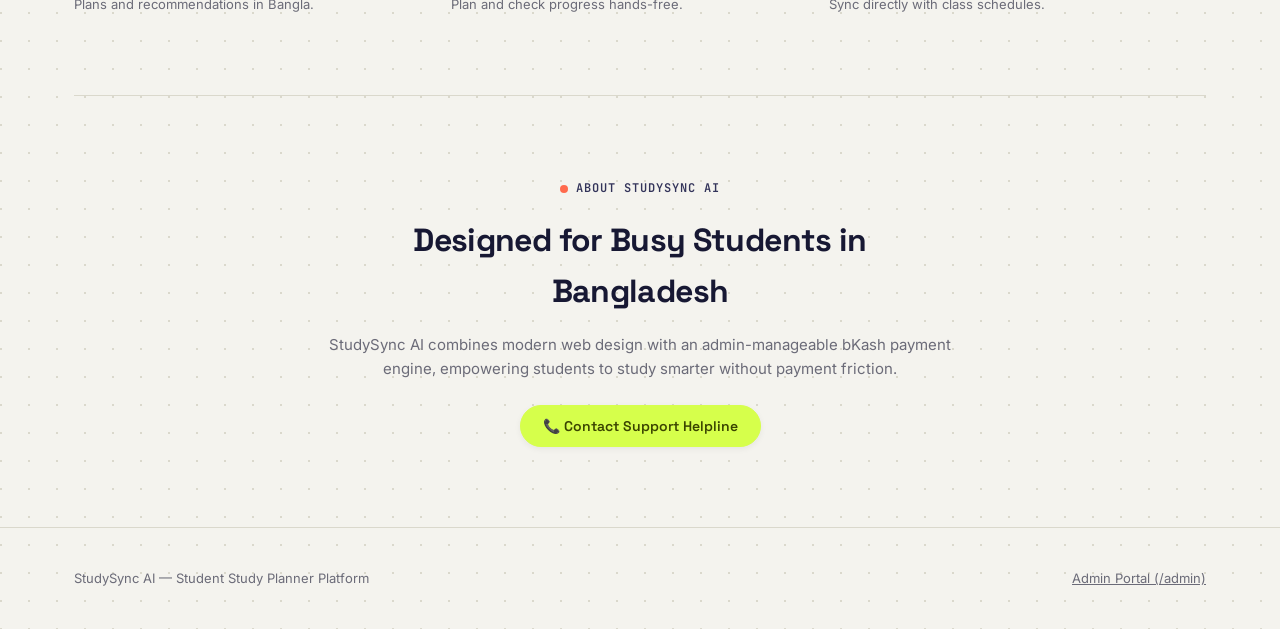
<file: studysync.html>
<!DOCTYPE html>
<html lang="en">
<head>
<meta charset="UTF-8">
<meta name="viewport" content="width=device-width, initial-scale=1.0">
<title>StudySync AI — AI Study Planner & bKash Payment</title>
<meta name="description" content="StudySync AI — AI-powered student study planner with live bKash admin payment system.">
<link rel="preconnect" href="https://fonts.googleapis.com">
<link rel="preconnect" href="https://fonts.gstatic.com" crossorigin>
<link href="https://fonts.googleapis.com/css2?family=Instrument+Serif:ital@0;1&family=Space+Grotesk:wght@400;500;600;700&family=Inter:wght@400;500;600;700&family=JetBrains+Mono:wght@400;500;600&display=swap" rel="stylesheet">
<style>
/* ============================================================ */
/* DESIGN SYSTEM                                                 */
/* ============================================================ */
:root {
  --ink: #171833; --ink-soft: #33345a; --paper: #F4F3EE; --paper-line: #DAD8CC;
  --panel: #FFFFFF; --highlight: #D6FF4B; --highlight-ink: #3a4400;
  --coral: #FF6A4D; --lavender: #6E63A6; --muted: #6B6B78;
  --bkash: #D12053; --bkash-dark: #B01242; --bkash-light: #FDE8EF;
  --bkash-gradient: linear-gradient(135deg,#D12053 0%,#E2136E 100%);
  --success: #10B981; --warning: #F59E0B; --danger: #EF4444;
  --radius: 16px; --shadow-sm: 0 4px 14px rgba(23,24,51,.06);
  --shadow-lg: 0 20px 45px -15px rgba(23,24,51,.18);
  --shadow-glow: 0 0 25px rgba(209,32,83,.25);
  --glass-bg: rgba(244,243,238,.92); --card-bg: #FFFFFF; --border-color: #DAD8CC;
}
body.dark-mode {
  --ink: #F3F4F6; --ink-soft: #9CA3AF; --paper: #0F172A; --paper-line: #1E293B;
  --panel: #1E293B; --muted: #94A3B8; --bkash-light: rgba(209,32,83,.15);
  --glass-bg: rgba(15,23,42,.92); --card-bg: #1E293B; --border-color: #334155;
  --highlight-ink: #2a3200;
}
*{box-sizing:border-box;margin:0;padding:0}
html{scroll-behavior:smooth}
body{
  background: radial-gradient(circle at 1px 1px,var(--paper-line) 1px,transparent 0) 0 0/28px 28px, var(--paper);
  color:var(--ink);font-family:'Inter',-apple-system,sans-serif;font-size:15px;line-height:1.6;overflow-x:hidden;
  transition:background-color .3s ease,color .3s ease;
}
h1,h2,h3,h4{font-family:'Space Grotesk',sans-serif;letter-spacing:-.02em}
a{color:inherit;text-decoration:none}
.wrap{max-width:1180px;margin:0 auto;padding:0 24px}
section{padding:80px 0}
.eyebrow{display:inline-flex;align-items:center;gap:8px;font-family:'JetBrains Mono',monospace;font-size:12px;letter-spacing:.08em;text-transform:uppercase;color:var(--ink-soft);margin-bottom:16px;font-weight:600}
.eyebrow::before{content:"";width:8px;height:8px;border-radius:50%;background:var(--coral);display:inline-block}
.eyebrow.bkash-eyebrow::before{background:var(--bkash)}

/* BUTTONS */
.btn{font-family:'Space Grotesk',sans-serif;font-weight:600;font-size:14px;padding:11px 22px;border-radius:999px;border:1.5px solid var(--ink);background:var(--ink);color:var(--paper);cursor:pointer;display:inline-flex;align-items:center;justify-content:center;gap:8px;transition:all .2s cubic-bezier(.16,1,.3,1);box-shadow:0 2px 6px rgba(0,0,0,.06)}
.btn:hover{transform:translateY(-3px) scale(1.02);box-shadow:var(--shadow-lg)}
.btn:active{transform:translateY(0) scale(.98)}
.btn.ghost{background:transparent;color:var(--ink);border-color:var(--border-color)}
.btn.ghost:hover{background:rgba(110,99,166,.1);border-color:var(--lavender)}
.btn.highlight{background:var(--highlight);color:var(--highlight-ink);border-color:var(--highlight)}
.btn.highlight:hover{background:#c5f230;box-shadow:0 0 20px rgba(214,255,75,.4)}
.btn.bkash-btn{background:var(--bkash-gradient);color:#fff;border-color:var(--bkash)}
.btn.bkash-btn:hover{box-shadow:var(--shadow-glow)}
.btn.sm{padding:7px 16px;font-size:12.5px}
.btn.danger{background:var(--danger);border-color:var(--danger);color:#fff}
.btn.success{background:var(--success);border-color:var(--success);color:#fff}

/* BADGES */
.badge{display:inline-flex;align-items:center;gap:6px;padding:4px 12px;border-radius:999px;font-family:'JetBrains Mono',monospace;font-size:11px;font-weight:600;transition:all .2s}
.badge.free{background:#E5E7EB;color:#374151}
.badge.premium{background:#FEF3C7;color:#92400E;border:1px solid #F59E0B;box-shadow:0 0 10px rgba(245,158,11,.2)}
.badge.bkash{background:var(--bkash-light);color:var(--bkash);border:1px solid rgba(209,32,83,.3)}
.badge.pending{background:#FEF3C7;color:#D97706}
.badge.approved{background:#D1FAE5;color:#059669}
.badge.rejected{background:#FEE2E2;color:#DC2626}

/* HEADER */
header{position:sticky;top:0;z-index:100;background:var(--glass-bg);backdrop-filter:blur(14px);border-bottom:1px solid var(--border-color);transition:background .3s ease}
nav{max-width:1180px;margin:0 auto;padding:14px 24px;display:flex;align-items:center;justify-content:space-between}
.logo{display:flex;align-items:center;gap:10px;font-family:'Space Grotesk',sans-serif;font-weight:700;font-size:19px;color:var(--ink);cursor:pointer}
.logo-mark{width:30px;height:30px;border-radius:8px;background:var(--ink);position:relative;flex-shrink:0;transition:transform .3s ease}
.logo:hover .logo-mark{transform:rotate(12deg) scale(1.1)}
.logo-mark::after{content:"";position:absolute;inset:7px;background:var(--highlight);border-radius:3px}
nav .links{display:flex;gap:20px;font-size:14px;color:var(--ink-soft);font-weight:500}
nav .links a{transition:color .15s ease,transform .15s;display:inline-block}
nav .links a:hover{color:var(--ink);transform:translateY(-1px)}
.nav-right{display:flex;align-items:center;gap:10px}
.theme-toggle-btn{background:transparent;border:1.5px solid var(--border-color);color:var(--ink);width:36px;height:36px;border-radius:50%;display:flex;align-items:center;justify-content:center;cursor:pointer;font-size:16px;transition:all .2s ease}
.theme-toggle-btn:hover{background:rgba(110,99,166,.15);transform:rotate(18deg)}

/* HERO */
.hero{padding:64px 0 40px}
.hero-grid{display:grid;grid-template-columns:1.05fr 1fr;gap:48px;align-items:center}
.hero h1{font-size:clamp(38px,4.8vw,56px);line-height:1.06;font-weight:700}
.hero h1 em{font-family:'Instrument Serif',serif;font-style:italic;font-weight:400;color:var(--lavender)}
.hero p.lede{margin-top:20px;font-size:17px;color:var(--ink-soft);max-width:48ch}
.hero-cta{display:flex;gap:14px;margin-top:28px;flex-wrap:wrap;align-items:center}
.hero-stats{display:flex;gap:24px;margin-top:36px;flex-wrap:wrap}
.hero-stats div{border-left:3.5px solid var(--bkash);padding-left:14px}
.hero-stats b{display:block;font-family:'Space Grotesk',sans-serif;font-size:22px;color:var(--ink)}
.hero-stats span{font-size:12px;color:var(--muted)}

/* PLANNER PREVIEW WIDGET */
.planner-preview{background:var(--card-bg);border-radius:24px;border:1px solid var(--border-color);box-shadow:var(--shadow-lg);padding:24px;transition:transform .3s,box-shadow .3s}
.planner-preview:hover{transform:translateY(-4px);box-shadow:0 25px 50px -12px rgba(0,0,0,.25)}
.planner-head{display:flex;justify-content:space-between;align-items:center;margin-bottom:14px}
.planner-head b{font-family:'Space Grotesk',sans-serif;font-size:14px}
.pill{font-family:'JetBrains Mono',monospace;font-size:11px;background:var(--highlight);color:var(--highlight-ink);padding:4px 10px;border-radius:999px;font-weight:600}
.planner-grid{display:grid;grid-template-columns:repeat(6,1fr);gap:8px}
.day-col{display:flex;flex-direction:column;gap:6px}
.day-col .day-label{font-family:'JetBrains Mono',monospace;font-size:10px;color:var(--muted);text-align:center;font-weight:600}
.slot{height:22px;border-radius:6px;background:var(--paper);border:1px dashed var(--border-color)}
.task{border-radius:6px;font-size:10px;font-family:'JetBrains Mono',monospace;color:#fff;display:flex;align-items:center;justify-content:center;text-align:center;padding:4px 2px;line-height:1.2;font-weight:500;transition:transform .2s}
.task:hover{transform:scale(1.05)}
.task.t1{background:var(--lavender)}.task.t2{background:var(--coral)}.task.t3{background:#3a9188}.task.t4{background:var(--ink)}.task.t5{background:var(--bkash)}
.planner-foot{margin-top:14px;font-size:12px;color:var(--muted);display:flex;gap:8px;align-items:center}
.dot{width:7px;height:7px;border-radius:50%;background:#3a9188;display:inline-block;animation:pulse 1.6s infinite}
@keyframes pulse{0%,100%{opacity:1}50%{opacity:.3}}

/* PROBLEM SECTION */
.problem{background:var(--ink);color:var(--paper);border-radius:28px;padding:88px 0;margin:20px 0}
.problem .eyebrow{color:#c9c8dd}.problem .eyebrow::before{background:var(--highlight)}
.problem h2{font-size:clamp(30px,4vw,42px);max-width:16ch;margin-bottom:14px}
.problem p.sub{color:#b7b6cc;max-width:56ch;margin-bottom:52px;font-size:16px}
.notes{display:grid;grid-template-columns:repeat(4,1fr);gap:22px}
.note{background:#fff;color:#171833;border-radius:6px;padding:22px 18px 26px;font-family:'Space Grotesk',sans-serif;font-size:15px;font-weight:500;box-shadow:0 18px 34px -18px rgba(0,0,0,.5);transition:transform .2s}
.note:nth-child(1){transform:rotate(-3deg);background:#fff9de}
.note:nth-child(2){transform:rotate(2deg);background:#ffe3da}
.note:nth-child(3){transform:rotate(-2deg);background:#e6f6f4}
.note:nth-child(4){transform:rotate(3deg);background:#eae7fb}
.note:hover{transform:rotate(0) translateY(-6px)}
.note .num{font-family:'JetBrains Mono',monospace;font-size:12px;color:var(--muted);display:block;margin-bottom:10px}

/* SOLUTION */
.solution-grid{display:grid;grid-template-columns:.9fr 1.1fr;gap:60px;align-items:start;margin-top:48px}
.feature-list{display:flex;flex-direction:column;gap:2px}
.feature{display:grid;grid-template-columns:34px 1fr;gap:16px;padding:22px 0;border-top:1px solid var(--border-color)}
.feature:last-child{border-bottom:1px solid var(--border-color)}
.feature .icon{width:34px;height:34px;border-radius:9px;background:var(--lavender);display:flex;align-items:center;justify-content:center;color:#fff;font-family:'Space Grotesk',sans-serif;font-weight:700;font-size:14px}
.feature h3{font-size:17px;margin-bottom:5px}.feature p{margin:0;color:var(--muted);font-size:14.5px}
.quote-card{background:var(--card-bg);border:1px solid var(--border-color);border-radius:20px;padding:34px;position:sticky;top:100px}
.quote-card .serif{font-family:'Instrument Serif',serif;font-size:26px;line-height:1.35;color:var(--ink)}
.quote-card .attribution{margin-top:20px;display:flex;align-items:center;gap:10px;font-size:13px;color:var(--muted)}
.avatar{width:34px;height:34px;border-radius:50%;background:var(--highlight);display:flex;align-items:center;justify-content:center;font-family:'Space Grotesk',sans-serif;font-weight:700;font-size:13px;color:var(--highlight-ink)}

/* CUSTOMERS */
.segments{display:grid;grid-template-columns:repeat(4,1fr);gap:16px;margin-top:44px}
.segment{border:1px solid var(--border-color);border-radius:16px;padding:20px;background:var(--card-bg);font-family:'Space Grotesk',sans-serif}
.segment .tag{font-family:'JetBrains Mono',monospace;font-size:10.5px;color:var(--lavender);text-transform:uppercase;letter-spacing:.06em}
.segment h3{font-size:16px;margin-top:8px}
.persona{margin-top:60px;display:grid;grid-template-columns:200px 1fr;gap:40px;align-items:center;background:var(--card-bg);border:1px solid var(--border-color);border-radius:24px;padding:36px}
.persona-avatar{width:170px;height:170px;border-radius:20px;background:linear-gradient(155deg,var(--lavender),#3a2f6b);display:flex;align-items:center;justify-content:center;color:#fff;font-family:'Instrument Serif',serif;font-size:64px}
.persona h3{font-size:22px}.persona .role{font-family:'JetBrains Mono',monospace;font-size:12.5px;color:var(--muted);margin:4px 0 16px}
.persona-tags{display:flex;gap:8px;flex-wrap:wrap;margin-top:16px}
.persona-tags span{font-size:12px;background:var(--paper);border:1px solid var(--border-color);padding:5px 11px;border-radius:999px;font-family:'JetBrains Mono',monospace}

/* GAP TABLE */
.gap-table{margin-top:56px;border:1px solid var(--border-color);border-radius:20px;overflow:hidden;background:var(--card-bg);box-shadow:var(--shadow-sm)}
.gap-row{display:grid;grid-template-columns:1.4fr 1fr 1fr 1fr}
.gap-row>div{padding:18px 22px;font-size:14.5px;border-bottom:1px solid var(--border-color);border-right:1px solid var(--border-color);display:flex;align-items:center}
.gap-row>div:last-child{border-right:none}
.gap-row.head{background:var(--ink);color:var(--paper);font-family:'Space Grotesk',sans-serif;font-weight:600;font-size:13.5px}
.gap-row.head>div{border-bottom-color:rgba(255,255,255,.1);border-right-color:rgba(255,255,255,.1)}
.gap-row:last-child>div{border-bottom:none}
.ok{color:#10B981;font-weight:600}.no{color:var(--coral);font-weight:600}

/* APP WORKSPACE */
.app-section{background:var(--paper);border-top:1px solid var(--border-color);border-bottom:1px solid var(--border-color);padding:60px 0}
.app-container{background:var(--card-bg);border:1px solid var(--border-color);border-radius:24px;padding:28px;box-shadow:var(--shadow-sm)}
.app-header{display:flex;justify-content:space-between;align-items:center;margin-bottom:24px;flex-wrap:wrap;gap:16px}
.app-title h2{font-size:24px}.app-title p{font-size:13.5px;color:var(--muted)}
.planner-controls{display:flex;gap:12px;flex-wrap:wrap;align-items:center;margin-bottom:20px}
.input-field{padding:10px 14px;border:1.5px solid var(--border-color);border-radius:12px;font-size:14px;font-family:inherit;outline:none;background:var(--paper);color:var(--ink);transition:border-color .15s,box-shadow .15s}
.input-field:focus{border-color:var(--lavender);box-shadow:0 0 0 3px rgba(110,99,166,.15)}
.task-list-grid{display:grid;grid-template-columns:repeat(auto-fill,minmax(260px,1fr));gap:16px;margin-top:20px}
.task-card{background:var(--paper);border:1px solid var(--border-color);border-radius:14px;padding:18px;position:relative;transition:transform .2s,border-color .2s,box-shadow .2s}
.task-card:hover{transform:translateY(-3px);border-color:var(--lavender);box-shadow:var(--shadow-sm)}
.task-card.completed{opacity:.65;background:rgba(16,185,129,.08);border-color:rgba(16,185,129,.3)}
.task-card .tag-sub{font-family:'JetBrains Mono',monospace;font-size:11px;font-weight:600;color:var(--lavender);text-transform:uppercase}
.task-card h4{font-size:16px;margin:6px 0 10px}
.task-card .meta{font-size:12px;color:var(--muted);display:flex;justify-content:space-between;align-items:center}
.task-card .btn-check{position:absolute;top:14px;right:14px;background:none;border:none;cursor:pointer;font-size:20px;color:var(--muted);transition:transform .15s}
.task-card .btn-check:hover{transform:scale(1.2)}
.task-card.completed .btn-check{color:var(--success)}
.locked-banner{background:linear-gradient(135deg,rgba(209,32,83,.06),rgba(209,32,83,.12));border:1.5px dashed var(--bkash);border-radius:18px;padding:28px;text-align:center;margin-top:20px}
.locked-banner h3{color:var(--bkash);font-size:19px;margin-bottom:8px}
.locked-banner p{font-size:14px;color:var(--ink-soft);max-width:520px;margin:0 auto 18px}

/* PRICING */
.pricing-grid{display:grid;grid-template-columns:repeat(auto-fit,minmax(260px,1fr));gap:24px;margin-top:36px}
.price-card{border-radius:24px;padding:32px;border:1.5px solid var(--border-color);background:var(--card-bg);display:flex;flex-direction:column;justify-content:space-between;position:relative;transition:transform .25s,box-shadow .25s,border-color .25s}
.price-card:hover{transform:translateY(-6px);box-shadow:var(--shadow-lg);border-color:var(--lavender)}
.price-card.featured{border-color:var(--bkash);background:rgba(209,32,83,.03);box-shadow:0 10px 30px rgba(209,32,83,.1)}
.price-card .popular-tag{position:absolute;top:-14px;right:24px;background:var(--bkash-gradient);color:#fff;font-family:'JetBrains Mono',monospace;font-size:11px;font-weight:700;padding:4px 14px;border-radius:999px;text-transform:uppercase}
.price-card .tier-name{font-family:'JetBrains Mono',monospace;font-size:12.5px;text-transform:uppercase;color:var(--muted);font-weight:600}
.price-card .price{font-family:'Space Grotesk',sans-serif;font-size:40px;font-weight:700;margin:10px 0;color:var(--ink)}
.price-card .price span{font-size:14px;font-weight:400;color:var(--muted)}
.price-card ul{list-style:none;margin:20px 0 28px;font-size:14px;display:flex;flex-direction:column;gap:10px}
.price-card li{display:flex;align-items:center;gap:8px;color:var(--ink-soft)}
.price-card li::before{content:"✓";color:var(--success);font-weight:700}

/* BUSINESS */
.breakeven{margin-top:48px;border:1px solid var(--border-color);border-radius:24px;padding:36px;background:var(--card-bg);display:grid;grid-template-columns:1fr 1.3fr;gap:40px;align-items:center}
.be-number{font-family:'Space Grotesk',sans-serif;font-size:64px;font-weight:700;line-height:1}
.be-number span{color:var(--lavender)}
.be-track{position:relative;height:12px;background:var(--paper);border-radius:999px;margin-top:26px;border:1px solid var(--border-color)}
.be-fill{position:absolute;left:0;top:0;bottom:0;width:62%;background:var(--highlight);border-radius:999px}
.be-marks{display:flex;justify-content:space-between;font-family:'JetBrains Mono',monospace;font-size:11px;color:var(--muted);margin-top:8px}
.competitors{margin-top:64px}
.comp-row{display:grid;grid-template-columns:1.3fr repeat(4,1fr);border-bottom:1px solid var(--border-color);padding:14px 0;align-items:center;font-size:14px}
.comp-row.head{font-family:'Space Grotesk',sans-serif;font-weight:600;font-size:12.5px;color:var(--muted);text-transform:uppercase;letter-spacing:.04em}
.comp-row.us{background:var(--highlight);color:var(--highlight-ink);border-radius:12px;padding:14px 16px;margin:6px 0;font-weight:600}
.channels{display:grid;grid-template-columns:repeat(4,1fr);gap:16px;margin-top:44px}
.channel{border:1px solid var(--border-color);border-radius:16px;padding:22px;text-align:center;background:var(--card-bg);font-weight:600}
.channel .ico{width:40px;height:40px;border-radius:50%;background:var(--coral);margin:0 auto 12px;display:flex;align-items:center;justify-content:center;color:#fff;font-family:'Space Grotesk',sans-serif;font-weight:700}
.roadmap{margin-top:60px;display:flex;gap:0;position:relative}
.roadmap::before{content:"";position:absolute;top:19px;left:0;right:0;height:1px;background:var(--border-color)}
.rm-item{flex:1;position:relative;padding-top:44px;padding-right:20px}
.rm-item::before{content:"";position:absolute;top:14px;left:0;width:11px;height:11px;border-radius:50%;background:var(--lavender);border:3px solid var(--paper)}
.rm-item h3{font-size:15px}.rm-item p{font-size:13px;color:var(--muted);margin-top:6px}

/* TOAST */
#toastContainer{position:fixed;bottom:24px;right:24px;z-index:2000;display:flex;flex-direction:column;gap:10px;pointer-events:none}
.toast{background:var(--ink);color:var(--paper);padding:14px 20px;border-radius:12px;font-size:14px;box-shadow:0 15px 35px rgba(0,0,0,.25);display:flex;align-items:center;gap:12px;pointer-events:auto;animation:toastIn .25s cubic-bezier(.16,1,.3,1) forwards;border-left:4px solid var(--bkash)}
@keyframes toastIn{from{transform:translateY(20px);opacity:0}to{transform:translateY(0);opacity:1}}

/* BKASH MODAL */
.modal-overlay{position:fixed;inset:0;z-index:1000;background:rgba(15,23,42,.7);backdrop-filter:blur(8px);display:none;align-items:center;justify-content:center;padding:20px;opacity:0;transition:opacity .25s ease}
.modal-overlay.active{display:flex;opacity:1}
.modal-card{background:var(--card-bg);color:var(--ink);width:100%;max-width:520px;border-radius:28px;box-shadow:0 25px 60px -15px rgba(0,0,0,.4);overflow:hidden;animation:modalPop .28s cubic-bezier(.16,1,.3,1) forwards;max-height:90vh;display:flex;flex-direction:column;border:1px solid var(--border-color)}
@keyframes modalPop{from{transform:scale(.92) translateY(16px);opacity:0}to{transform:scale(1) translateY(0);opacity:1}}
.bkash-modal-header{background:var(--bkash-gradient);color:#fff;padding:22px 26px;display:flex;align-items:center;justify-content:space-between;box-shadow:0 4px 15px rgba(209,32,83,.3)}
.bkash-logo-title{display:flex;align-items:center;gap:12px;font-family:'Space Grotesk',sans-serif;font-size:19px;font-weight:700}
.bkash-logo-badge{background:#fff;color:var(--bkash);font-family:'Space Grotesk',sans-serif;font-weight:800;padding:4px 12px;border-radius:8px;font-size:17px;letter-spacing:-.5px;box-shadow:0 2px 8px rgba(0,0,0,.15)}
.modal-close{background:rgba(255,255,255,.2);border:none;color:#fff;width:34px;height:34px;border-radius:50%;display:flex;align-items:center;justify-content:center;cursor:pointer;font-size:18px;transition:background .15s}
.modal-close:hover{background:rgba(255,255,255,.4);transform:scale(1.05)}
.modal-body{padding:24px;overflow-y:auto}
.bkash-steps-box{background:var(--bkash-light);border:1.5px solid rgba(209,32,83,.25);border-radius:16px;padding:18px;margin-bottom:20px}
.bkash-number-row{display:flex;align-items:center;justify-content:space-between;background:var(--card-bg);border:1.5px solid var(--bkash);border-radius:12px;padding:12px 16px;margin:12px 0 10px;box-shadow:0 4px 12px rgba(209,32,83,.08)}
.bkash-number-text{font-family:'JetBrains Mono',monospace;font-size:18px;font-weight:700;color:var(--bkash);letter-spacing:.5px}
.copy-btn{background:var(--bkash-gradient);color:#fff;border:none;padding:7px 14px;border-radius:8px;font-size:12.5px;font-family:'Space Grotesk',sans-serif;font-weight:600;cursor:pointer;display:flex;align-items:center;gap:6px;transition:all .2s}
.copy-btn:hover{transform:scale(1.04);box-shadow:0 4px 12px rgba(209,32,83,.3)}
.copy-btn.copied{background:var(--success)}
.bkash-instruction-list{font-size:13px;color:var(--ink-soft);padding-left:18px;display:flex;flex-direction:column;gap:6px}
.form-group{margin-bottom:18px}
.form-label{display:block;font-size:13px;font-weight:600;color:var(--ink);margin-bottom:6px}
.form-control{width:100%;padding:12px 16px;border:1.5px solid var(--border-color);border-radius:12px;font-size:14px;font-family:inherit;outline:none;background:var(--paper);color:var(--ink);transition:border-color .15s,box-shadow .15s}
.form-control:focus{border-color:var(--bkash);box-shadow:0 0 0 3px rgba(209,32,83,.15)}
.form-hint{font-size:11.5px;color:var(--muted);margin-top:5px}

/* ADMIN */
.modal-card.wide{max-width:920px}
.admin-login-box{padding:10px 0;text-align:left}
.admin-login-header{text-align:center;margin-bottom:24px}
.admin-login-badge{background:var(--ink);color:var(--highlight);width:48px;height:48px;border-radius:14px;display:inline-flex;align-items:center;justify-content:center;font-size:22px;margin-bottom:12px;box-shadow:0 4px 12px rgba(0,0,0,.15)}
.admin-login-error{background:#FEE2E2;color:#DC2626;border:1px solid #FCA5A5;padding:10px 14px;border-radius:10px;font-size:13px;margin-bottom:16px;font-weight:500;display:none}
.admin-modal-header{background:var(--ink);color:var(--paper);padding:22px 26px;display:flex;align-items:center;justify-content:space-between}
.admin-tabs{display:flex;gap:8px;border-bottom:1px solid var(--border-color);padding:0 24px;background:var(--paper)}
.tab-btn{padding:14px 20px;border:none;background:none;font-family:'Space Grotesk',sans-serif;font-weight:600;font-size:14px;color:var(--muted);cursor:pointer;border-bottom:2px solid transparent;transition:color .15s,border-color .15s}
.tab-btn:hover{color:var(--ink)}.tab-btn.active{color:var(--bkash);border-bottom-color:var(--bkash)}
.tab-content{display:none}.tab-content.active{display:block}
.admin-table-wrapper{overflow-x:auto;margin-top:14px;border:1px solid var(--border-color);border-radius:14px}
.admin-table{width:100%;border-collapse:collapse;text-align:left;font-size:13.5px}
.admin-table th{background:var(--paper);padding:14px 16px;font-family:'Space Grotesk',sans-serif;font-weight:600;color:var(--ink-soft);border-bottom:1px solid var(--border-color)}
.admin-table td{padding:14px 16px;border-bottom:1px solid var(--border-color)}
.admin-table tr:last-child td{border-bottom:none}
.admin-table tr:hover{background:rgba(110,99,166,.05)}
.switch-row{display:flex;align-items:center;justify-content:space-between;padding:14px 0;border-bottom:1px solid var(--border-color)}
.switch-row:last-child{border-bottom:none}
.switch{position:relative;display:inline-block;width:46px;height:26px}
.switch input{opacity:0;width:0;height:0}
.slider{position:absolute;cursor:pointer;inset:0;background-color:#CBD5E1;transition:.2s;border-radius:999px}
.slider:before{position:absolute;content:"";height:20px;width:20px;left:3px;bottom:3px;background-color:white;transition:.2s;border-radius:50%}
input:checked+.slider{background-color:var(--bkash)}
input:checked+.slider:before{transform:translateX(20px)}
.stat-grid{display:grid;grid-template-columns:repeat(auto-fit,minmax(180px,1fr));gap:16px;margin-bottom:24px}
.stat-card{background:var(--paper);border:1px solid var(--border-color);border-radius:14px;padding:18px}
.stat-card span{font-size:12px;color:var(--muted);font-family:'JetBrains Mono',monospace;text-transform:uppercase}
.stat-card b{font-family:'Space Grotesk',sans-serif;font-size:26px;display:block;margin-top:4px;color:var(--ink)}

/* ===== PLAN COMPARISON SLIDER ===== */
.plan-slide-overlay {
  position: fixed;
  inset: 0;
  background: rgba(5,5,15,.75);
  backdrop-filter: blur(10px);
  z-index: 9000;
  display: flex !important;
  align-items: flex-end;
  justify-content: center;
  opacity: 0;
  pointer-events: none;
  transition: opacity .35s ease;
}
.plan-slide-overlay.open {
  opacity: 1 !important;
  pointer-events: all !important;
}
.plan-slide-panel {
  width: 100%;
  max-width: 1140px;
  background: var(--card-bg);
  border-radius: 28px 28px 0 0;
  border: 1.5px solid var(--border-color);
  border-bottom: none;
  box-shadow: 0 -40px 100px rgba(0,0,0,.5);
  transform: translateY(100%);
  transition: transform .5s cubic-bezier(.16,1,.3,1);
  max-height: 88vh;
  overflow-y: auto;
  overflow-x: hidden;
}
.plan-slide-overlay.open .plan-slide-panel {
  transform: translateY(0) !important;
}
.plan-slide-header {
  display: flex;
  justify-content: space-between;
  align-items: center;
  padding: 26px 32px 20px;
  position: sticky;
  top: 0;
  background: var(--card-bg);
  z-index: 10;
  border-bottom: 1.5px solid var(--border-color);
}
.plan-slide-header h2 { font-size: 20px; }
.plan-slide-header p { font-size: 13px; color: var(--muted); margin-top: 3px; }
.plan-slide-close {
  background: var(--paper);
  border: 1.5px solid var(--border-color);
  color: var(--ink);
  width: 38px; height: 38px;
  border-radius: 50%;
  font-size: 17px;
  cursor: pointer;
  display: flex; align-items: center; justify-content: center;
  transition: all .2s;
  flex-shrink: 0;
  line-height: 1;
}
.plan-slide-close:hover { background: var(--danger); color: #fff; border-color: var(--danger); transform: rotate(90deg); }
.active-plan-banner {
  margin: 18px 32px;
  background: linear-gradient(135deg, #D6FF4B 0%, #b8e620 100%);
  color: #2a3200;
  border-radius: 14px;
  padding: 14px 20px;
  display: flex;
  align-items: center;
  gap: 12px;
  font-family: 'Space Grotesk', sans-serif;
  font-weight: 600;
  font-size: 14px;
}
.active-plan-banner .plan-icon { font-size: 22px; }
.active-plan-banner .plan-detail { font-size: 12px; font-weight: 400; margin-top: 2px; opacity: .8; }
/* Plan cards grid */
.plan-compare-grid {
  display: grid;
  grid-template-columns: repeat(4, 1fr);
  gap: 14px;
  padding: 20px 32px 36px;
}
.plan-compare-card {
  border: 1.5px solid var(--border-color);
  border-radius: 18px;
  overflow: hidden;
  display: flex;
  flex-direction: column;
  background: var(--card-bg);
  transition: transform .25s, box-shadow .25s;
  position: relative;
}
.plan-compare-card:hover { transform: translateY(-5px); box-shadow: 0 16px 40px rgba(0,0,0,.15); }
.plan-compare-card.is-free { border-color: #10B981; box-shadow: 0 0 0 2px rgba(16,185,129,.2); }
.plan-compare-card.is-premium { border-color: var(--bkash); box-shadow: 0 0 0 2px rgba(209,32,83,.15); }
/* Card tops */
.plan-card-top { padding: 20px 18px 14px; }
.plan-compare-card.is-free .plan-card-top { background: rgba(16,185,129,.08); }
.plan-compare-card.is-premium .plan-card-top { background: rgba(209,32,83,.05); }
.plan-compare-card:not(.is-free):not(.is-premium) .plan-card-top { background: var(--paper); }
.plan-compare-name { font-family: 'JetBrains Mono', monospace; font-size: 10.5px; font-weight: 700; text-transform: uppercase; letter-spacing: .08em; color: var(--muted); margin-bottom: 8px; }
.plan-compare-price { font-family: 'Space Grotesk', sans-serif; font-size: 26px; font-weight: 700; color: var(--ink); line-height: 1.1; }
.plan-compare-price span { font-size: 12px; font-weight: 400; color: var(--muted); }
.plan-current-tag { display: inline-flex; align-items: center; gap: 5px; background: #D1FAE5; color: #065F46; font-family: 'JetBrains Mono', monospace; font-size: 10px; font-weight: 700; padding: 3px 10px; border-radius: 999px; margin-top: 8px; text-transform: uppercase; letter-spacing: .05em; }
.plan-popular-tag { position: absolute; top: 10px; right: 10px; background: var(--bkash-gradient); color: #fff; font-family: 'JetBrains Mono', monospace; font-size: 8.5px; font-weight: 700; padding: 3px 9px; border-radius: 999px; text-transform: uppercase; }
/* Feature rows */
.plan-features-list { padding: 14px 16px; display: flex; flex-direction: column; gap: 9px; flex: 1; }
.plan-feat { display: flex; align-items: flex-start; gap: 8px; font-size: 12.5px; color: var(--ink-soft); line-height: 1.4; }
.feat-icon { width: 17px; height: 17px; border-radius: 50%; flex-shrink: 0; display: flex; align-items: center; justify-content: center; font-size: 10px; margin-top: 1px; }
.feat-icon.yes { background: #D1FAE5; color: #059669; }
.feat-icon.no { background: #F1F5F9; color: #94A3B8; }
.feat-icon.limit { background: #FEF3C7; color: #D97706; }
.plan-feat.locked { color: var(--muted); opacity: .7; }
/* CTA area */
.plan-card-cta { padding: 12px 16px 16px; border-top: 1px solid var(--border-color); }
.plan-card-cta button { width: 100%; }
/* Dark mode fixes */
body.dark-mode .plan-slide-panel { background: #131C2E; border-color: #2D3748; }
body.dark-mode .plan-slide-header { background: #131C2E; border-color: #2D3748; }
body.dark-mode .plan-compare-card { background: #1A2236; border-color: #2D3748; }
body.dark-mode .plan-compare-card.is-free { border-color: #10B981; }
body.dark-mode .plan-compare-card.is-premium { border-color: var(--bkash); }
body.dark-mode .plan-card-top { background: #0F172A !important; }
body.dark-mode .plan-compare-card.is-free .plan-card-top { background: rgba(16,185,129,.12) !important; }
body.dark-mode .plan-compare-card.is-premium .plan-card-top { background: rgba(209,32,83,.1) !important; }
body.dark-mode .feat-icon.no { background: #1E293B; color: #64748B; }
body.dark-mode .plan-card-cta { border-color: #2D3748; }
body.dark-mode .plan-slide-close { background: #1E293B; border-color: #334155; }
@media (max-width:900px) { .plan-compare-grid { grid-template-columns: repeat(2,1fr); } }
@media (max-width:520px) { .plan-compare-grid { grid-template-columns: 1fr; } .plan-slide-header,.plan-compare-grid,.active-plan-banner { padding-left: 16px; padding-right: 16px; } }

/* FREE PLAN METER */
.free-plan-meter{background:var(--card-bg);border:1.5px solid var(--border-color);border-radius:16px;padding:16px 20px;margin-bottom:20px;display:flex;align-items:center;gap:16px;flex-wrap:wrap}
.meter-label{font-family:'JetBrains Mono',monospace;font-size:12px;font-weight:700;color:var(--muted);text-transform:uppercase;white-space:nowrap}
.meter-bar{flex:1;height:10px;background:var(--paper);border-radius:999px;border:1px solid var(--border-color);min-width:120px;overflow:hidden}
.meter-fill{height:100%;border-radius:999px;background:linear-gradient(90deg,#10B981,#F59E0B);transition:width .5s cubic-bezier(.16,1,.3,1)}
.meter-fill.full{background:linear-gradient(90deg,var(--bkash),#ff4f8a)}
.meter-count{font-family:'Space Grotesk',sans-serif;font-size:13px;font-weight:700;color:var(--ink);white-space:nowrap}

/* LOCKED FEATURE PREVIEW */
.premium-preview-section{margin-top:24px}
.preview-heading{display:flex;align-items:center;gap:10px;margin-bottom:14px}
.preview-heading h3{font-size:16px}
.preview-lock-tag{background:var(--bkash-light);color:var(--bkash);font-family:'JetBrains Mono',monospace;font-size:10px;font-weight:700;padding:3px 10px;border-radius:999px;border:1px solid rgba(209,32,83,.3)}
.locked-preview-grid{display:grid;grid-template-columns:repeat(3,1fr);gap:14px}
.locked-preview-card{border:1.5px dashed var(--border-color);border-radius:14px;padding:18px;position:relative;overflow:hidden;background:var(--paper)}
.locked-preview-card::after{content:"🔒 PREMIUM";position:absolute;inset:0;background:rgba(15,23,42,.55);backdrop-filter:blur(3px);display:flex;align-items:center;justify-content:center;font-family:'JetBrains Mono',monospace;font-size:13px;font-weight:700;color:#fff;letter-spacing:.08em;border-radius:12px;cursor:pointer}
.locked-preview-card:hover::after{background:rgba(209,32,83,.7);content:"⚡ Upgrade to Unlock"}
.locked-card-title{font-family:'Space Grotesk',sans-serif;font-size:14px;font-weight:600;color:var(--muted);margin-bottom:8px}
.locked-card-item{font-size:12px;color:var(--muted);padding:4px 0;border-bottom:1px solid var(--border-color);display:flex;gap:6px;align-items:center}
.locked-card-item:last-child{border-bottom:none}

/* AI TEASER MODAL */
.ai-teaser-overlay{position:fixed;inset:0;background:rgba(5,5,15,.8);backdrop-filter:blur(10px);z-index:8000;display:flex !important;align-items:center;justify-content:center;padding:20px;opacity:0;pointer-events:none;transition:opacity .3s ease}
.ai-teaser-overlay.open{opacity:1;pointer-events:all}
.ai-teaser-card{background:var(--card-bg);border-radius:24px;width:100%;max-width:620px;overflow:hidden;animation:modalPop .3s cubic-bezier(.16,1,.3,1) forwards;border:1.5px solid var(--border-color);box-shadow:0 30px 80px rgba(0,0,0,.4)}
.ai-teaser-head{background:linear-gradient(135deg,#1a1240,#2d1b69);padding:24px 28px;color:#fff}
.ai-teaser-head h3{font-size:19px;margin-bottom:4px}
.ai-teaser-head p{font-size:13px;opacity:.75}
.ai-schedule-preview{padding:20px 28px}
.ai-week-row{display:grid;grid-template-columns:60px 1fr;gap:12px;align-items:center;margin-bottom:10px}
.ai-day-label{font-family:'JetBrains Mono',monospace;font-size:11px;font-weight:700;color:var(--muted);text-transform:uppercase}
.ai-task-pill{padding:7px 14px;border-radius:8px;font-size:12.5px;font-weight:600;color:#fff;font-family:'Space Grotesk',sans-serif}
.ai-task-pill.p1{background:var(--lavender)} .ai-task-pill.p2{background:var(--coral)} .ai-task-pill.p3{background:#3a9188} .ai-task-pill.p4{background:var(--bkash)} .ai-task-pill.p5{background:#2563EB}
.ai-teaser-blur{position:relative;overflow:hidden}
.ai-teaser-blur::after{content:"";position:absolute;bottom:0;left:0;right:0;height:70px;background:linear-gradient(transparent,var(--card-bg))}
.ai-teaser-cta{padding:20px 28px;border-top:1px solid var(--border-color);display:flex;gap:12px;align-items:center}
.ai-upgrade-note{font-size:13px;color:var(--muted);flex:1}

/* UPGRADE NUDGE INLINE */
.upgrade-nudge{border-radius:16px;padding:20px 22px;margin-top:16px;display:flex;align-items:center;gap:16px;flex-wrap:wrap;animation:nudgeIn .4s cubic-bezier(.16,1,.3,1)}
.upgrade-nudge.limit{background:linear-gradient(135deg,rgba(239,68,68,.06),rgba(209,32,83,.1));border:1.5px solid rgba(209,32,83,.3)}
.upgrade-nudge.ai-nudge{background:linear-gradient(135deg,rgba(110,99,166,.06),rgba(37,99,235,.08));border:1.5px solid rgba(110,99,166,.3)}
.nudge-icon{font-size:32px;flex-shrink:0}
.nudge-text h4{font-size:16px;margin-bottom:3px}
.nudge-text p{font-size:13px;color:var(--muted);margin:0}
.nudge-actions{display:flex;gap:8px;flex-shrink:0;flex-wrap:wrap}
@keyframes nudgeIn{from{opacity:0;transform:translateY(10px)}to{opacity:1;transform:translateY(0)}}

/* RESPONSIVE */
@media(max-width:880px){
  .hero-grid,.solution-grid,.persona,.breakeven{grid-template-columns:1fr}
  .notes,.segments,.channels{grid-template-columns:repeat(2,1fr)}
  .comp-row{grid-template-columns:1fr;gap:6px}
  .roadmap{flex-direction:column}.roadmap::before{display:none}
  nav .links{display:none}
  .planner-controls{flex-direction:column;align-items:stretch}
  .gap-row{grid-template-columns:1fr}
  .plan-compare-grid{grid-template-columns:repeat(2,1fr)}
  .locked-preview-grid{grid-template-columns:1fr}
}
@media(max-width:520px){
  .plan-compare-grid{grid-template-columns:1fr}
  .locked-preview-grid{grid-template-columns:1fr}
}
</style>
</head>
<body>

<div id="toastContainer"></div>

<!-- HEADER -->
<header>
  <nav>
    <div class="logo" onclick="window.scrollTo({top:0,behavior:'smooth'})">
      <span class="logo-mark"></span>StudySync AI
    </div>
    <div class="links">
      <a href="#problem">Problem</a>
      <a href="#solution">Solution</a>
      <a href="#customers">Customers</a>
      <a href="#app">Study Planner</a>
      <a href="#pricing">Pricing</a>
      <a href="#business">Business</a>
      <a href="javascript:void(0)" onclick="openContactModal()">Contact</a>
    </div>
    <div class="nav-right">
      <button id="themeToggleBtn" class="theme-toggle-btn" onclick="toggleDarkMode()" title="Toggle Dark/Light Theme">🌙</button>
      <span id="userStatusBadge" class="badge free" onclick="openPlanSlider()" style="cursor:pointer;" title="View all plans">Free Plan</span>
      <button class="btn sm bkash-btn" onclick="openBkashCheckout('Monthly Premium',150)">⚡ Get Premium</button>
    </div>
  </nav>
</header>

<main class="wrap">

  <!-- HERO -->
  <section class="hero">
    <div class="hero-grid">
      <div>
        <div class="eyebrow bkash-eyebrow">Study Planner · Powered by AI</div>
        <h1>Your chaotic week, <em>quietly</em> rearranged.</h1>
        <p class="lede">StudySync AI turns your assignments, exams, and project deadlines into an optimized study schedule. Upgrade to Premium instantly via live bKash payment!</p>
        <div class="hero-cta">
          <button class="btn bkash-btn" onclick="openBkashCheckout('Monthly Premium',150)">Get Premium with bKash</button>
          <button class="btn ghost" onclick="openPlanSlider()">See All Plans</button>
        </div>
        <div class="hero-stats">
          <div><b id="statPriceDisplay">৳150</b><span>Monthly Premium</span></div>
          <div><b id="statActiveSubscribers">0</b><span>Active Subscribers</span></div>
          <div><b>Instant</b><span>bKash Verification</span></div>
        </div>
      </div>
      <div class="planner-preview">
        <div class="planner-head"><b>Smart Weekly AI Schedule</b><span class="pill">Auto-Balanced</span></div>
        <div class="planner-grid">
          <div class="day-col"><span class="day-label">MON</span><div class="task t1">DBMS<br>Quiz</div><div class="slot"></div><div class="slot"></div></div>
          <div class="day-col"><span class="day-label">TUE</span><div class="slot"></div><div class="task t2">Lab<br>Report</div><div class="slot"></div></div>
          <div class="day-col"><span class="day-label">WED</span><div class="slot"></div><div class="slot"></div><div class="task t3">Algorithm<br>Prep</div></div>
          <div class="day-col"><span class="day-label">THU</span><div class="task t4">Midterm<br>Exam</div><div class="slot"></div><div class="slot"></div></div>
          <div class="day-col"><span class="day-label">FRI</span><div class="slot"></div><div class="slot"></div><div class="task t5">AI<br>Project</div></div>
          <div class="day-col"><span class="day-label">SAT</span><div class="slot"></div><div class="slot"></div><div class="slot"></div></div>
        </div>
        <div class="planner-foot"><span class="dot"></span> Live AI optimization active for your Bangladesh academic schedule</div>
      </div>
    </div>
  </section>

  <!-- PROBLEM -->
  <section id="problem" class="problem">
    <div class="wrap">
      <div class="eyebrow">The Problem</div>
      <h2>Students aren't lazy. Their time is just unmanaged.</h2>
      <p class="sub">Between classes, coaching, part-time work, and job prep, four things come up again and again — and existing calendar apps were never built to solve them.</p>
      <div class="notes">
        <div class="note"><span class="num">01</span>Poor time management — everything feels urgent, nothing feels planned.</div>
        <div class="note"><span class="num">02</span>Assignments get forgotten until the night before they're due.</div>
        <div class="note"><span class="num">03</span>Exam stress builds because there's no clear, paced revision plan.</div>
        <div class="note"><span class="num">04</span>Study and personal life stay out of balance, all semester long.</div>
      </div>
    </div>
  </section>

  <!-- SOLUTION -->
  <section id="solution">
    <div class="eyebrow">The Solution</div>
    <h2 style="font-size:clamp(28px,4vw,38px);max-width:20ch;">One AI planner that adapts to your actual week.</h2>
    <div class="solution-grid">
      <div class="feature-list">
        <div class="feature"><div class="icon">AI</div><div><h3>Personalized study plans</h3><p>Built from your courses, deadlines, and free time — not a generic template.</p></div></div>
        <div class="feature"><div class="icon">⏰</div><div><h3>Reminders that adjust</h3><p>Nudges shift automatically when a deadline moves or a task runs long.</p></div></div>
        <div class="feature"><div class="icon">📈</div><div><h3>Progress tracking</h3><p>See what's actually done versus planned, subject by subject.</p></div></div>
        <div class="feature"><div class="icon">☺</div><div><h3>Smart recommendations</h3><p>Suggests what to study next based on exam proximity and your pace.</p></div></div>
      </div>
      <div class="quote-card">
        <p class="serif">"The plan should bend around the student's real life — not the other way around."</p>
        <div class="attribution"><div class="avatar">SS</div> Design principle behind StudySync AI</div>
      </div>
    </div>
  </section>

  <!-- CUSTOMERS -->
  <section id="customers">
    <div class="eyebrow">Who It's For</div>
    <h2 style="font-size:clamp(28px,4vw,38px);max-width:22ch;">Built for people juggling deadlines, not just calendars.</h2>
    <div class="segments">
      <div class="segment"><span class="tag">Segment 01</span><h3>University students</h3></div>
      <div class="segment"><span class="tag">Segment 02</span><h3>College students</h3></div>
      <div class="segment"><span class="tag">Segment 03</span><h3>Coaching students</h3></div>
      <div class="segment"><span class="tag">Segment 04</span><h3>Job seekers</h3></div>
    </div>
    <div class="persona">
      <div class="persona-avatar">R</div>
      <div>
        <div style="font-family:'JetBrains Mono',monospace;color:var(--lavender);font-size:11px;">CUSTOMER PERSONA</div>
        <h3>Rafi, 21</h3>
        <div class="role">CSE student · juggling coursework, a side project, and exam prep</div>
        <p style="margin:0;color:var(--muted);max-width:50ch;">Rafi has five deadlines and no clear order to tackle them in. He doesn't need another calendar — he needs something to tell him what matters today.</p>
        <div class="persona-tags"><span>Saves time</span><span>Reduces stress</span><span>Personalized AI planning</span></div>
      </div>
    </div>
    <div class="gap-table">
      <div class="gap-row head"><div>App</div><div>AI-personalized</div><div>Student-focused</div><div>Progress tracking</div></div>
      <div class="gap-row"><div>Google Calendar</div><div class="no">No</div><div class="no">No</div><div class="no">No</div></div>
      <div class="gap-row"><div>Notion</div><div class="no">Manual only</div><div class="no">No</div><div class="no">Manual</div></div>
      <div class="gap-row"><div>MyStudyLife</div><div class="no">No</div><div class="ok">Yes</div><div class="ok">Basic</div></div>
      <div class="gap-row"><div><b>StudySync AI</b></div><div class="ok">Yes</div><div class="ok">Yes</div><div class="ok">Yes</div></div>
    </div>
  </section>

  <!-- APP WORKSPACE -->
  <section id="app" class="app-section">
    <div class="app-container">

      <!-- App Header -->
      <div class="app-header">
        <div class="app-title">
          <h2>Interactive AI Study Workspace</h2>
          <p>Add your tasks below — and see what AI could do with a full week's schedule.</p>
        </div>
        <span id="appLockBadge" class="badge free" onclick="openPlanSlider()" style="cursor:pointer;">Free Mode (Limited)</span>
      </div>

      <!-- Free Plan Usage Meter -->
      <div class="free-plan-meter" id="freePlanMeter">
        <span class="meter-label">📋 Task Slots Used</span>
        <div class="meter-bar"><div class="meter-fill" id="meterFill" style="width:0%"></div></div>
        <span class="meter-count" id="meterCount">0 / 3 Free</span>
        <button class="btn sm ghost" style="font-size:12px;padding:6px 14px;" onclick="openPlanSlider()">View Plans ↗</button>
      </div>

      <!-- Task Input Controls -->
      <div class="planner-controls">
        <input type="text" id="newTaskTitle" class="input-field" placeholder="Course / Task name (e.g. CSE301 Quiz)..." style="flex:1;">
        <select id="newTaskDay" class="input-field">
          <option value="MON">Monday</option><option value="TUE">Tuesday</option><option value="WED">Wednesday</option>
          <option value="THU">Thursday</option><option value="FRI">Friday</option><option value="SAT">Saturday</option><option value="SUN">Sunday</option>
        </select>
        <select id="newTaskPriority" class="input-field">
          <option value="High">🔴 High Priority</option><option value="Medium" selected>🟡 Medium</option><option value="Low">🟢 Normal</option>
        </select>
        <button class="btn sm bkash-btn" onclick="addNewTask()">+ Add Study Task</button>
        <button class="btn sm highlight" onclick="tryAISchedule()">🤖 Auto-Plan with AI</button>
      </div>

      <!-- Task Grid -->
      <div id="taskGrid" class="task-list-grid"></div>

      <!-- Dynamic Nudge Area -->
      <div id="dynamicNudge"></div>

      <!-- Premium Preview (locked features) -->
      <div class="premium-preview-section" id="premiumPreviewSection">
        <div class="preview-heading">
          <h3>🚀 What Premium Unlocks for You</h3>
          <span class="preview-lock-tag">🔒 Click any card to unlock</span>
        </div>
        <div class="locked-preview-grid">
          <!-- AI Weekly Plan Preview -->
          <div class="locked-preview-card" onclick="tryAISchedule()">
            <div class="locked-card-title">🤖 AI Auto-Generated Week</div>
            <div class="locked-card-item">📅 <span>MON — DBMS Revision (High)</span></div>
            <div class="locked-card-item">📅 <span>TUE — Algorithm Practice (High)</span></div>
            <div class="locked-card-item">📅 <span>WED — Lab Report Draft (Med)</span></div>
            <div class="locked-card-item">📅 <span>THU — Mock Exam Simulation</span></div>
            <div class="locked-card-item">📅 <span>FRI — Project Proposal Review</span></div>
          </div>
          <!-- Exam Revision Planner Preview -->
          <div class="locked-preview-card" onclick="openPlanSlider()">
            <div class="locked-card-title">📖 Exam Revision Planner</div>
            <div class="locked-card-item">✅ <span>Midterm countdown: 6 days left</span></div>
            <div class="locked-card-item">✅ <span>Suggested: 2 hrs/day on DBMS</span></div>
            <div class="locked-card-item">✅ <span>Priority: Data Structures Ch.4</span></div>
            <div class="locked-card-item">✅ <span>Low risk: English — done</span></div>
            <div class="locked-card-item">✅ <span>Alert: Algorithm not started!</span></div>
          </div>
          <!-- Smart Insights Preview -->
          <div class="locked-preview-card" onclick="openPlanSlider()">
            <div class="locked-card-title">📊 AI Progress Insights</div>
            <div class="locked-card-item">📈 <span>Completion rate: 72% this week</span></div>
            <div class="locked-card-item">⚠️ <span>Most skipped: Thursday tasks</span></div>
            <div class="locked-card-item">🎯 <span>Best time: 9–11 AM study block</span></div>
            <div class="locked-card-item">💡 <span>Tip: Revise before 48hr exam gap</span></div>
            <div class="locked-card-item">🏆 <span>Streak: 4 days consistent study</span></div>
          </div>
        </div>
      </div>

    </div>
  </section>

  <!-- AI TEASER MODAL -->
  <div id="aiTeaserOverlay" class="ai-teaser-overlay" onclick="if(event.target===this)closeAITeaser()">
    <div class="ai-teaser-card">
      <div class="ai-teaser-head">
        <h3>🤖 Here's What AI Would Plan For You</h3>
        <p>This is a preview of your optimized weekly schedule — unlock it with Premium.</p>
      </div>
      <div class="ai-schedule-preview ai-teaser-blur">
        <div class="ai-week-row"><span class="ai-day-label">MON</span><div class="ai-task-pill p1">DBMS Midterm Revision — 2 hours</div></div>
        <div class="ai-week-row"><span class="ai-day-label">TUE</span><div class="ai-task-pill p2">Algorithm Lab Report — submit by 5PM</div></div>
        <div class="ai-week-row"><span class="ai-day-label">WED</span><div class="ai-task-pill p3">Data Structures: Ch.4 + Ch.5</div></div>
        <div class="ai-week-row"><span class="ai-day-label">THU</span><div class="ai-task-pill p4">Mock Exam Simulation (2.5 hrs)</div></div>
        <div class="ai-week-row"><span class="ai-day-label">FRI</span><div class="ai-task-pill p5">AI Project Proposal — final draft</div></div>
        <div class="ai-week-row"><span class="ai-day-label">SAT</span><div class="ai-task-pill p1">Weak topic: Compiler Design review</div></div>
      </div>
      <div class="ai-teaser-cta">
        <p class="ai-upgrade-note">⚡ <b>Unlock this plan + unlimited tasks</b> for just ৳150/month via bKash</p>
        <button class="btn sm ghost" onclick="closeAITeaser()">Maybe Later</button>
        <button class="btn sm bkash-btn" onclick="closeAITeaser();openBkashCheckout('Monthly Premium',150)">Pay ৳150 — Unlock Now</button>
      </div>
    </div>
  </div>

  <!-- PRICING -->
  <section id="pricing">
    <div style="text-align:center;max-width:600px;margin:0 auto 40px;">
      <div class="eyebrow bkash-eyebrow">bKash Integrated Pricing</div>
      <h2 style="font-size:34px;">Choose Your Plan & Pay via bKash</h2>
      <p style="color:var(--muted);margin-top:8px;">Select a plan below to pay instantly using bKash. The admin will verify or auto-approve your transaction ID.</p>
    </div>
    <div class="pricing-grid">
      <div class="price-card">
        <div><div class="tier-name">Starter</div><div class="price">৳0 <span>/ forever</span></div>
          <ul><li>Up to 3 study tasks</li><li>Basic weekly timetable view</li><li>Manual task tracking</li></ul>
        </div>
        <button class="btn ghost" onclick="openPlanSlider()">View Free Plan Details</button>
      </div>
      <div class="price-card featured">
        <div class="popular-tag">Most Popular</div>
        <div><div class="tier-name">Monthly Premium</div><div id="cardPriceMonthly" class="price">৳150 <span>/ month</span></div>
          <ul><li>Unlimited AI study plans</li><li>Automated exam revision planner</li><li>Priority bKash customer support</li><li>Instant activation</li></ul>
        </div>
        <button class="btn bkash-btn" onclick="openBkashCheckout('Monthly Premium',150)">Pay ৳150 with bKash</button>
      </div>
      <div class="price-card">
        <div><div class="tier-name">Semester Pass (3 Mo)</div><div id="cardPriceQuarterly" class="price">৳400 <span>/ 3 months</span></div>
          <ul><li>Everything in Monthly</li><li>Save ৳50 overall</li><li>Custom course schedule importer</li></ul>
        </div>
        <button class="btn bkash-btn" onclick="openBkashCheckout('Semester Pass',400)">Pay ৳400 with bKash</button>
      </div>
      <div class="price-card">
        <div><div class="tier-name">Annual VIP Pass</div><div id="cardPriceYearly" class="price">৳1200 <span>/ year</span></div>
          <ul><li>Full 12 months access</li><li>1-on-1 AI exam prep coach</li><li>VIP Priority Admin Support</li></ul>
        </div>
        <button class="btn bkash-btn" onclick="openBkashCheckout('Annual VIP Pass',1200)">Pay ৳1200 with bKash</button>
      </div>
    </div>
  </section>

  <!-- BUSINESS -->
  <section id="business">
    <div class="eyebrow">Business & Finance</div>
    <h2 style="font-size:clamp(28px,4vw,38px);max-width:22ch;">Revenue model, break-even, and how we grow.</h2>
    <div class="breakeven">
      <div>
        <div class="be-number"><span>231</span> users</div>
        <p style="color:var(--muted);font-size:14px;margin-top:8px;">Premium subscribers needed to break even on a ৳30,000 initial investment.</p>
      </div>
      <div>
        <div style="font-family:'JetBrains Mono',monospace;font-size:12px;color:var(--muted);">Revenue model</div>
        <div class="persona-tags" style="margin-top:8px;"><span>Subscription</span><span>Freemium</span><span>Educational partnerships</span></div>
        <div class="be-track"><div class="be-fill"></div></div>
        <div class="be-marks"><span>0 users</span><span>Break-even · 231</span><span>Growth →</span></div>
      </div>
    </div>
    <div class="competitors">
      <div class="comp-row head"><div>Product</div><div>AI-personalized</div><div>Student-first</div><div>Local pricing</div><div>Reminders</div></div>
      <div class="comp-row"><div>Google Calendar</div><div>No</div><div>No</div><div>Free only</div><div>Basic</div></div>
      <div class="comp-row"><div>Notion</div><div>No</div><div>No</div><div>Free / paid</div><div>Manual</div></div>
      <div class="comp-row"><div>MyStudyLife</div><div>No</div><div>Yes</div><div>Free</div><div>Yes</div></div>
      <div class="comp-row us"><div><b>StudySync AI</b></div><div><b>Yes</b></div><div><b>Yes</b></div><div><b>৳150/mo</b></div><div><b>Adaptive</b></div></div>
    </div>
    <div class="eyebrow" style="margin-top:64px;">Marketing Strategy</div>
    <div class="channels">
      <div class="channel"><div class="ico">Fb</div>Facebook</div>
      <div class="channel"><div class="ico">Ig</div>Instagram</div>
      <div class="channel"><div class="ico">CA</div>Campus ambassadors</div>
      <div class="channel"><div class="ico">Rf</div>Referral program</div>
    </div>
    <div class="eyebrow" style="margin-top:64px;">Future Plans</div>
    <div class="roadmap">
      <div class="rm-item"><h3>Bangla AI support</h3><p>Plans and recommendations in Bangla.</p></div>
      <div class="rm-item"><h3>Voice assistant</h3><p>Plan and check progress hands-free.</p></div>
      <div class="rm-item"><h3>University portal integration</h3><p>Sync directly with class schedules.</p></div>
    </div>
  </section>

  <section id="about" style="border-top:1px solid var(--paper-line);text-align:center;">
    <div class="eyebrow">About StudySync AI</div>
    <h2 style="font-size:32px;max-width:600px;margin:0 auto 16px;">Designed for Busy Students in Bangladesh</h2>
    <p style="color:var(--muted);max-width:650px;margin:0 auto 24px;">StudySync AI combines modern web design with an admin-manageable bKash payment engine, empowering students to study smarter without payment friction.</p>
    <button class="btn highlight" onclick="openContactModal()">📞 Contact Support Helpline</button>
  </section>
</main>

<footer style="padding:40px 0;border-top:1px solid var(--border-color);text-align:center;font-size:13px;color:var(--muted);">
  <div class="wrap" style="display:flex;justify-content:space-between;align-items:center;flex-wrap:wrap;gap:16px;">
    <div>StudySync AI — Student Study Planner Platform</div>
    <div><a href="#admin" onclick="openAdminModal()" style="color:var(--muted);text-decoration:underline;">Admin Portal (/admin)</a></div>
  </div>
</footer>

<!-- ===== PLAN COMPARISON SLIDER ===== -->
<div id="planSliderOverlay" class="plan-slide-overlay" onclick="if(event.target===this)closePlanSlider()">
  <div class="plan-slide-panel">
    <div class="plan-slide-header">
      <div><h2>📚 Compare All Plans</h2><p style="font-size:13px;color:var(--muted);margin-top:4px;">See exactly what each plan unlocks for your study journey</p></div>
      <button class="plan-slide-close" onclick="closePlanSlider()">✕</button>
    </div>
    <div class="active-plan-banner">
      <span style="font-size:22px;" id="bannerIcon">🎓</span>
      <div>
        <div>You are on the <b id="sliderActivePlanName">Starter (Free) Plan</b></div>
        <div class="plan-detail" id="sliderActivePlanDetail">Click "Claim Free Plan" to get started instantly — no payment needed!</div>
      </div>
    </div>
    <div class="plan-compare-grid">
      <!-- FREE -->
      <div class="plan-compare-card is-free">
        <div class="plan-card-top">
          <div class="plan-compare-name">Starter</div>
          <div class="plan-compare-price">৳0 <span>/ forever</span></div>
          <div class="plan-current-tag" id="freeCurrentTag" style="display:none">✓ Your Current Plan</div>
        </div>
        <div class="plan-features-list">
          <div class="plan-feat"><span class="feat-icon limit">!</span><span>Up to <b>3 study tasks</b> only</span></div>
          <div class="plan-feat"><span class="feat-icon yes">✓</span><span>Add, complete & delete tasks</span></div>
          <div class="plan-feat"><span class="feat-icon yes">✓</span><span>Choose day & priority level</span></div>
          <div class="plan-feat"><span class="feat-icon yes">✓</span><span>Dark/Light mode support</span></div>
          <div class="plan-feat locked"><span class="feat-icon no">✕</span><span>AI Auto-Plan (locked)</span></div>
          <div class="plan-feat locked"><span class="feat-icon no">✕</span><span>Unlimited tasks (locked)</span></div>
          <div class="plan-feat locked"><span class="feat-icon no">✕</span><span>Exam revision planner (locked)</span></div>
          <div class="plan-feat locked"><span class="feat-icon no">✕</span><span>Priority bKash support (locked)</span></div>
        </div>
        <div class="plan-card-cta">
          <button class="btn success" id="freeActivateBtn" onclick="activateFreePlan(); closePlanSlider();"><span id="freeBtnIcon">🎁</span> Claim Free Plan</button>
        </div>
      </div>
      <!-- MONTHLY -->
      <div class="plan-compare-card is-premium">
        <div class="plan-popular-tag">⭐ Most Popular</div>
        <div class="plan-card-top">
          <div class="plan-compare-name">Monthly Premium</div>
          <div class="plan-compare-price">৳150 <span>/ month</span></div>
        </div>
        <div class="plan-features-list">
          <div class="plan-feat"><span class="feat-icon yes">✓</span><span>Unlimited study tasks</span></div>
          <div class="plan-feat"><span class="feat-icon yes">✓</span><span>🤖 AI Auto-Plan scheduling</span></div>
          <div class="plan-feat"><span class="feat-icon yes">✓</span><span>Exam revision planner</span></div>
          <div class="plan-feat"><span class="feat-icon yes">✓</span><span>Priority bKash support</span></div>
          <div class="plan-feat"><span class="feat-icon yes">✓</span><span>Smart deadline balancing</span></div>
          <div class="plan-feat"><span class="feat-icon yes">✓</span><span>Progress tracking per subject</span></div>
          <div class="plan-feat"><span class="feat-icon yes">✓</span><span>Instant premium activation</span></div>
          <div class="plan-feat locked"><span class="feat-icon no">✕</span><span>1-on-1 AI coaching (VIP only)</span></div>
        </div>
        <div class="plan-card-cta">
          <button class="btn bkash-btn" onclick="closePlanSlider();openBkashCheckout('Monthly Premium',150)">Pay ৳150 with bKash</button>
        </div>
      </div>
      <!-- SEMESTER -->
      <div class="plan-compare-card">
        <div class="plan-card-top">
          <div class="plan-compare-name">Semester Pass</div>
          <div class="plan-compare-price">৳400 <span>/ 3 months</span></div>
        </div>
        <div class="plan-features-list">
          <div class="plan-feat"><span class="feat-icon yes">✓</span><span>Unlimited study tasks</span></div>
          <div class="plan-feat"><span class="feat-icon yes">✓</span><span>🤖 AI Auto-Plan scheduling</span></div>
          <div class="plan-feat"><span class="feat-icon yes">✓</span><span>Exam revision planner</span></div>
          <div class="plan-feat"><span class="feat-icon yes">✓</span><span>Priority bKash support</span></div>
          <div class="plan-feat"><span class="feat-icon yes">✓</span><span>Smart deadline balancing</span></div>
          <div class="plan-feat"><span class="feat-icon yes">✓</span><span>Custom course schedule importer</span></div>
          <div class="plan-feat"><span class="feat-icon yes">✓</span><span>Save ৳50 vs monthly</span></div>
          <div class="plan-feat locked"><span class="feat-icon no">✕</span><span>1-on-1 AI coaching (VIP only)</span></div>
        </div>
        <div class="plan-card-cta">
          <button class="btn bkash-btn" onclick="closePlanSlider();openBkashCheckout('Semester Pass',400)">Pay ৳400 with bKash</button>
        </div>
      </div>
      <!-- VIP -->
      <div class="plan-compare-card">
        <div class="plan-card-top">
          <div class="plan-compare-name">Annual VIP Pass</div>
          <div class="plan-compare-price">৳1200 <span>/ year</span></div>
        </div>
        <div class="plan-features-list">
          <div class="plan-feat"><span class="feat-icon yes">✓</span><span>Unlimited study tasks</span></div>
          <div class="plan-feat"><span class="feat-icon yes">✓</span><span>🤖 AI Auto-Plan scheduling</span></div>
          <div class="plan-feat"><span class="feat-icon yes">✓</span><span>Exam revision planner</span></div>
          <div class="plan-feat"><span class="feat-icon yes">✓</span><span>Priority bKash support</span></div>
          <div class="plan-feat"><span class="feat-icon yes">✓</span><span>Smart deadline balancing</span></div>
          <div class="plan-feat"><span class="feat-icon yes">✓</span><span>Custom course schedule importer</span></div>
          <div class="plan-feat"><span class="feat-icon yes">✓</span><span>Full 12 months access</span></div>
          <div class="plan-feat"><span class="feat-icon yes">✓</span><span>1-on-1 AI exam coaching</span></div>
        </div>
        <div class="plan-card-cta">
          <button class="btn bkash-btn" onclick="closePlanSlider();openBkashCheckout('Annual VIP Pass',1200)">Pay ৳1200 with bKash</button>
        </div>
      </div>
    </div>
  </div>
</div>

<!-- ===== bKASH CHECKOUT MODAL ===== -->
<div id="bkashModal" class="modal-overlay">
  <div class="modal-card">
    <div class="bkash-modal-header">
      <div class="bkash-logo-title"><span class="bkash-logo-badge">bKash</span><span>Payment Gateway</span></div>
      <button class="modal-close" onclick="closeBkashModal()">✕</button>
    </div>
    <div class="modal-body">
      <div class="bkash-steps-box">
        <div style="display:flex;justify-content:space-between;align-items:center;">
          <span style="font-size:12px;font-weight:700;color:var(--bkash);text-transform:uppercase;font-family:'JetBrains Mono',monospace;">Step 1: Send Money / Payment</span>
          <span id="modalBkashTypeBadge" class="badge bkash">Personal</span>
        </div>
        <div class="bkash-number-row">
          <div>
            <div style="font-size:11px;color:var(--muted);text-transform:uppercase;">Admin bKash Number</div>
            <div id="modalBkashNumber" class="bkash-number-text">01712345678</div>
          </div>
          <button id="copyBkashBtn" class="copy-btn" onclick="copyBkashNumber()">📋 Copy Number</button>
        </div>
        <ol id="modalBkashInstructions" class="bkash-instruction-list">
          <li>Open your bKash Mobile App or dial *247#</li>
          <li>Select <b>Send Money</b> option</li>
          <li>Enter the bKash number shown above</li>
          <li>Enter amount: <b id="modalAmountDisplay">৳150</b></li>
          <li>Enter reference: <b>STUDYSYNC</b></li>
          <li>Enter your PIN to complete transfer</li>
          <li>Copy the 8-10 digit <b>TrxID</b> from the confirmation SMS</li>
        </ol>
      </div>
      <form id="bkashPaymentForm" onsubmit="handleBkashSubmit(event)">
        <div class="form-group"><label class="form-label">Selected Plan</label><input type="text" id="checkoutPlanName" class="form-control" readonly style="background:var(--paper);font-weight:600;"></div>
        <div class="form-group"><label class="form-label">Your Name</label><input type="text" id="custName" class="form-control" placeholder="e.g. Tanvir Ahmed" required></div>
        <div class="form-group">
          <label class="form-label">Your bKash Phone Number</label>
          <input type="tel" id="custPhone" class="form-control" placeholder="e.g. 017XXXXXXXX" required pattern="01[3-9][0-9]{8}">
          <div class="form-hint">The phone number you sent the money from</div>
        </div>
        <div class="form-group">
          <label class="form-label">bKash Transaction ID (TrxID)</label>
          <input type="text" id="custTrxId" class="form-control" placeholder="e.g. 9A8B7C6D5E" required style="font-family:'JetBrains Mono',monospace;font-weight:700;text-transform:uppercase;letter-spacing:1px;">
          <div class="form-hint">Enter the 10-character TrxID received from bKash</div>
        </div>
        <button type="submit" class="btn bkash-btn" style="width:100%;padding:14px;font-size:16px;">⚡ Confirm bKash Payment</button>
      </form>
    </div>
  </div>
</div>

<!-- ===== ADMIN MODAL ===== -->
<div id="adminModal" class="modal-overlay">
  <div id="adminModalCard" class="modal-card">
    <div class="admin-modal-header">
      <div style="display:flex;align-items:center;gap:10px;">
        <span style="font-size:20px;">⚙️</span>
        <div><h3 style="font-size:18px;">Admin Control Panel</h3><p style="font-size:11.5px;color:#A1A1AA;">Manage bKash Number, Payments & Gateway Settings</p></div>
      </div>
      <button class="modal-close" onclick="closeAdminModal()">✕</button>
    </div>
    <div id="adminLoginView" class="modal-body">
      <div class="admin-login-box">
        <div class="admin-login-header">
          <div class="admin-login-badge">🔑</div>
          <h3 style="font-size:20px;">Admin Authentication</h3>
          <p style="font-size:13px;color:var(--muted);margin-top:4px;">Enter your admin credentials to access live bKash settings.</p>
        </div>
        <div id="adminLoginError" class="admin-login-error"></div>
        <form id="adminLoginForm" onsubmit="handleAdminLogin(event)">
          <div class="form-group"><label class="form-label">Admin Email</label><input type="email" id="adminEmailInput" class="form-control" placeholder="admin@gmail.com" value="admin@gmail.com" required></div>
          <div class="form-group"><label class="form-label">Password</label><input type="password" id="adminPassInput" class="form-control" placeholder="••••" value="1234" required></div>
          <button type="submit" class="btn bkash-btn" style="width:100%;padding:12px;font-size:15px;margin-top:8px;">🔓 Unlock Admin Panel</button>
        </form>
      </div>
    </div>
    <div id="adminDashboardView" style="display:none;">
      <div class="admin-tabs" style="justify-content:space-between;align-items:center;">
        <div style="display:flex;gap:8px;">
          <button class="tab-btn active" onclick="switchAdminTab('transactions')">💳 Payments (<span id="adminPendingCount">0</span>)</button>
          <button class="tab-btn" onclick="switchAdminTab('bkashConfig')">⚙️ Edit bKash</button>
          <button class="tab-btn" onclick="switchAdminTab('analytics')">📊 Analytics</button>
        </div>
        <button class="btn sm danger" style="margin-right:12px;" onclick="handleAdminLogout()">🔒 Logout</button>
      </div>
      <div class="modal-body">
        <div id="tab-transactions" class="tab-content active">
          <div style="display:flex;justify-content:space-between;align-items:center;margin-bottom:14px;">
            <h4 style="font-size:16px;">Live bKash Payment Submissions</h4>
            <div style="display:flex;gap:8px;">
              <button class="btn sm ghost" onclick="filterTransactions('ALL')">All</button>
              <button class="btn sm ghost" onclick="filterTransactions('PENDING')">Pending</button>
              <button class="btn sm ghost" onclick="filterTransactions('APPROVED')">Approved</button>
            </div>
          </div>
          <div class="admin-table-wrapper">
            <table class="admin-table">
              <thead><tr><th>Date</th><th>Customer</th><th>Phone</th><th>Plan</th><th>Amount</th><th>TrxID</th><th>Status</th><th>Actions</th></tr></thead>
              <tbody id="adminTransactionTableBody"></tbody>
            </table>
          </div>
        </div>
        <div id="tab-bkashConfig" class="tab-content">
          <h4 style="font-size:16px;margin-bottom:16px;">Live bKash Gateway Configuration</h4>
          <form onsubmit="saveBkashSettings(event)">
            <div style="display:grid;grid-template-columns:1fr 1fr;gap:16px;">
              <div class="form-group"><label class="form-label">Admin bKash Number</label><input type="text" id="adminBkashNumberInput" class="form-control" required style="font-family:'JetBrains Mono',monospace;font-weight:700;"><div class="form-hint">Number shown to customers at checkout</div></div>
              <div class="form-group"><label class="form-label">bKash Account Type</label><select id="adminBkashTypeInput" class="form-control"><option value="Personal (Send Money)">Personal (Send Money)</option><option value="Agent (Cash Out)">Agent (Cash Out)</option><option value="Merchant (Payment)">Merchant (Payment)</option></select></div>
            </div>
            <div class="form-group"><label class="form-label">Monthly Premium Price (৳)</label><input type="number" id="adminPriceInput" class="form-control" value="150" required></div>
            <div class="form-group"><label class="form-label">Checkout Instructions (one per line)</label><textarea id="adminInstructionsInput" class="form-control" rows="4" style="font-size:13px;"></textarea></div>
            <div style="background:var(--paper);border:1px solid var(--border-color);border-radius:14px;padding:18px;margin-bottom:20px;">
              <div class="switch-row">
                <div><b style="font-size:14px;">Instant Auto-Approval</b><p style="font-size:12px;color:var(--muted);">Valid 10-digit TrxIDs will auto-approve without manual check.</p></div>
                <label class="switch"><input type="checkbox" id="adminAutoApproveToggle"><span class="slider"></span></label>
              </div>
            </div>
            <button type="submit" class="btn bkash-btn" style="width:100%;">💾 Save bKash Settings</button>
          </form>
        </div>
        <div id="tab-analytics" class="tab-content">
          <h4 style="font-size:16px;margin-bottom:16px;">Revenue & Performance</h4>
          <div class="stat-grid">
            <div class="stat-card"><span>Total Collected</span><b id="statTotalRevenue">৳0</b></div>
            <div class="stat-card"><span>Total Orders</span><b id="statTotalOrders">0</b></div>
            <div class="stat-card"><span>Approved</span><b id="statApprovedOrders">0</b></div>
            <div class="stat-card"><span>Pending</span><b id="statPendingOrders">0</b></div>
          </div>
        </div>
      </div>
    </div>
  </div>
</div>

<script>
// ====================== STATE ======================
const DEFAULT_CONFIG={bkashNumber:"01712345678",accountType:"Personal (Send Money)",monthlyPrice:150,quarterlyPrice:400,autoApprove:false,instructions:["Open your bKash Mobile App or dial *247#","Select Send Money option","Enter the bKash number shown above","Enter exact plan amount","Enter reference: STUDYSYNC","Enter your PIN to complete transfer","Copy the 10-digit TrxID from the confirmation SMS"]};
const SAMPLE_TRANSACTIONS=[{id:"TX101",date:"2026-07-29 18:30",customer:"Rafiq Islam",phone:"01711223344",plan:"Monthly Premium",amount:150,trxId:"9A8B7C6D5E",status:"APPROVED"},{id:"TX102",date:"2026-07-29 19:15",customer:"Nadia Jahan",phone:"01855667788",plan:"Semester Pass",amount:400,trxId:"8X7Y6Z5W4V",status:"PENDING"}];
const INITIAL_TASKS=[{id:1,title:"DBMS Midterm Preparation",day:"MON",priority:"High",completed:false},{id:2,title:"Algorithm Lab Report 3",day:"TUE",priority:"Medium",completed:false},{id:3,title:"AI Project Proposal Draft",day:"FRI",priority:"High",completed:true}];
let state={config:JSON.parse(localStorage.getItem('study_bkash_config'))||DEFAULT_CONFIG,transactions:JSON.parse(localStorage.getItem('study_transactions'))||SAMPLE_TRANSACTIONS,tasks:JSON.parse(localStorage.getItem('study_tasks'))||INITIAL_TASKS,userSub:JSON.parse(localStorage.getItem('study_user_sub'))||{isPremium:false,plan:"Free Plan",activeTrxId:null},darkMode:localStorage.getItem('study_dark_mode')==='true',isAdminLoggedIn:localStorage.getItem('study_admin_logged_in')==='true',adminCredentials:{email:"admin@gmail.com",password:"1234"},currentCheckoutPlan:null,currentCheckoutAmount:0,transactionFilter:"ALL"};
function saveState(){localStorage.setItem('study_bkash_config',JSON.stringify(state.config));localStorage.setItem('study_transactions',JSON.stringify(state.transactions));localStorage.setItem('study_tasks',JSON.stringify(state.tasks));localStorage.setItem('study_user_sub',JSON.stringify(state.userSub));localStorage.setItem('study_dark_mode',state.darkMode);localStorage.setItem('study_admin_logged_in',state.isAdminLoggedIn);renderApp();}
function toggleDarkMode(){state.darkMode=!state.darkMode;saveState();showToast(state.darkMode?'🌙 Dark Mode Activated':'☀️ Light Mode Activated');}
function applyTheme(){if(state.darkMode){document.body.classList.add('dark-mode');const b=document.getElementById('themeToggleBtn');if(b)b.innerText='☀️';}else{document.body.classList.remove('dark-mode');const b=document.getElementById('themeToggleBtn');if(b)b.innerText='🌙';}}
function showToast(msg){const c=document.getElementById('toastContainer');if(!c)return;const t=document.createElement('div');t.className='toast';t.innerHTML='<span>🇧🇩</span> <span>'+String(msg)+'</span>';c.appendChild(t);setTimeout(()=>t.remove(),3500);}
function escapeHtml(s){return String(s).replace(/&/g,"&amp;").replace(/</g,"&lt;").replace(/>/g,"&gt;").replace(/"/g,"&quot;");}

// ====================== PLAN SLIDER ======================
function openPlanSlider(){
  const o=document.getElementById('planSliderOverlay');
  if(!o) return;
  const nameEl=document.getElementById('sliderActivePlanName');
  const detailEl=document.getElementById('sliderActivePlanDetail');
  const freeTag=document.getElementById('freeCurrentTag');
  const freeBtn=document.getElementById('freeActivateBtn');
  if(state.userSub.isPremium){
    if(nameEl)nameEl.innerText=state.userSub.plan;
    if(detailEl)detailEl.innerText='Premium active · All features unlocked';
    if(freeTag)freeTag.style.display='none';
    if(freeBtn){freeBtn.className='btn ghost';freeBtn.innerText='Switch to Free Plan';freeBtn.disabled=false;}
  } else {
    const claimed = state.userSub.plan === 'Free Plan' && localStorage.getItem('study_free_claimed')==='true';
    if(nameEl)nameEl.innerText='Starter (Free) Plan';
    if(detailEl)detailEl.innerText= claimed ? 'Free plan active · Add up to 3 tasks · Upgrade via bKash anytime' : 'Click "Claim Free Plan" to get started instantly — no payment needed!';
    if(freeTag)freeTag.style.display = claimed ? 'inline-flex' : 'none';
    if(freeBtn){
      if(claimed){
        freeBtn.className='btn ghost';
        freeBtn.innerText='✅ Currently Active';
        freeBtn.disabled=true;
      } else {
        freeBtn.className='btn success';
        freeBtn.innerText='🎁 Claim Free Plan';
        freeBtn.disabled=false;
      }
    }
  }
  requestAnimationFrame(()=>o.classList.add('open'));
}
function closePlanSlider(){const o=document.getElementById('planSliderOverlay');if(o)o.classList.remove('open');}

// ====================== AI TEASER ======================
function tryAISchedule(){
  if(state.userSub.isPremium){
    showToast('🤖 AI is reorganizing your study schedule...');
    setTimeout(()=>{
      state.tasks=[{id:Date.now()+1,title:'Revise Chapter 4 Data Structures',day:'MON',priority:'High',completed:false},{id:Date.now()+2,title:'Compiler Design Quiz Practice',day:'WED',priority:'High',completed:false},{id:Date.now()+3,title:'Lab Experiment Simulation',day:'FRI',priority:'Medium',completed:false},{id:Date.now()+4,title:'Algorithm Mock Test',day:'TUE',priority:'High',completed:false},{id:Date.now()+5,title:'Project Proposal Final Draft',day:'THU',priority:'Medium',completed:false}];
      saveState();
      showToast('✨ AI Schedule generated! 5 tasks optimized.');
    },800);
    return;
  }
  const o=document.getElementById('aiTeaserOverlay');
  if(o) requestAnimationFrame(()=>o.classList.add('open'));
}
function closeAITeaser(){const o=document.getElementById('aiTeaserOverlay');if(o)o.classList.remove('open');}

// ====================== bKASH ======================
function openBkashCheckout(plan,amount){state.currentCheckoutPlan=plan;state.currentCheckoutAmount=amount;document.getElementById('checkoutPlanName').value=plan+' (৳'+amount+')';document.getElementById('modalAmountDisplay').innerText='৳'+amount;document.getElementById('modalBkashNumber').innerText=state.config.bkashNumber;document.getElementById('modalBkashTypeBadge').innerText=state.config.accountType;const ol=document.getElementById('modalBkashInstructions');if(ol){ol.innerHTML='';state.config.instructions.forEach(i=>{const li=document.createElement('li');li.innerHTML=i.replace('৳150','<b>৳'+amount+'</b>');ol.appendChild(li);});}document.getElementById('bkashModal').classList.add('active');}
function closeBkashModal(){document.getElementById('bkashModal').classList.remove('active');}
function copyBkashNumber(){const n=state.config.bkashNumber;navigator.clipboard.writeText(n).catch(()=>{});const b=document.getElementById('copyBkashBtn');if(b){b.innerText='✓ Copied!';b.classList.add('copied');setTimeout(()=>{b.innerText='📋 Copy Number';b.classList.remove('copied');},2000);}showToast('bKash number '+n+' copied!');}
function handleBkashSubmit(e){e.preventDefault();const name=document.getElementById('custName').value.trim();const phone=document.getElementById('custPhone').value.trim();const trxId=document.getElementById('custTrxId').value.trim().toUpperCase();if(trxId.length<8){showToast('Please enter a valid 8-10 character bKash TrxID!');return;}const status=state.config.autoApprove?'APPROVED':'PENDING';const tx={id:"TX"+Math.floor(10000+Math.random()*90000),date:new Date().toISOString().replace('T',' ').substring(0,16),customer:name,phone:phone,plan:state.currentCheckoutPlan,amount:state.currentCheckoutAmount,trxId:trxId,status:status};state.transactions.unshift(tx);if(status==='APPROVED'){state.userSub={isPremium:true,plan:state.currentCheckoutPlan,activeTrxId:trxId};showToast('🎉 bKash Payment Auto-Approved! Premium Activated!');}else{showToast('📩 Payment submitted! Pending admin verification.');}saveState();closeBkashModal();document.getElementById('bkashPaymentForm').reset();}

// ====================== PLANNER ======================
function activateFreePlan(){
  if(!state.userSub.isPremium && localStorage.getItem('study_free_claimed')==='true') {
    showToast('✅ You are already on the Free Plan!');
    return;
  }
  state.userSub={isPremium:false,plan:'Free Plan',activeTrxId:null};
  localStorage.setItem('study_free_claimed','true');
  saveState();
  showToast('🎉 Free Plan Claimed! You can now add up to 3 study tasks.');
  const s=document.getElementById('app');if(s)setTimeout(()=>s.scrollIntoView({behavior:'smooth'}),400);
}
function renderTasks(){const g=document.getElementById('taskGrid');if(!g)return;g.innerHTML='';state.tasks.forEach(t=>{const c=document.createElement('div');c.className='task-card'+(t.completed?' completed':'');c.innerHTML='<button class="btn-check" onclick="toggleTask('+t.id+')">'+(t.completed?'☑':'☐')+'</button><span class="tag-sub">'+t.day+' · '+t.priority+' Priority</span><h4>'+escapeHtml(t.title)+'</h4><div class="meta"><span>Status: '+(t.completed?'Done':'Pending')+'</span><button class="btn sm danger" style="padding:2px 8px;font-size:11px;" onclick="deleteTask('+t.id+')">Delete</button></div>';g.appendChild(c);});}
function addNewTask(){const ti=document.getElementById('newTaskTitle');const di=document.getElementById('newTaskDay');const pi=document.getElementById('newTaskPriority');const title=ti.value.trim();if(!title){showToast('Please enter a task title!');return;}if(!state.userSub.isPremium&&state.tasks.length>=3){showToast('⚠️ Free limit reached! Upgrade to add more tasks.');openPlanSlider();return;}state.tasks.push({id:Date.now(),title:title,day:di.value,priority:pi.value,completed:false});ti.value='';saveState();showToast('Task "'+title+'" added!');}
function toggleTask(id){state.tasks=state.tasks.map(t=>t.id===id?{...t,completed:!t.completed}:t);saveState();}
function deleteTask(id){state.tasks=state.tasks.filter(t=>t.id!==id);saveState();showToast('Task removed.');}
function generateAISchedule(){if(!state.userSub.isPremium){showToast('AI Auto-Planning requires Premium! Upgrade with bKash to unlock.');openPlanSlider();return;}showToast('🤖 AI is reorganizing your study schedule...');setTimeout(()=>{state.tasks=[{id:Date.now()+1,title:"Revise Chapter 4 Data Structures",day:"MON",priority:"High",completed:false},{id:Date.now()+2,title:"Compiler Design Quiz Practice",day:"WED",priority:"High",completed:false},{id:Date.now()+3,title:"Lab Experiment Simulation",day:"FRI",priority:"Medium",completed:false}];saveState();showToast('✨ AI Schedule generated!');},800);}

// ====================== ADMIN ======================
function openAdminModal(){const m=document.getElementById('adminModal');if(!m)return;state.isAdminLoggedIn?showAdminDashboard():showAdminLoginForm();m.classList.add('active');}
function closeAdminModal(){const m=document.getElementById('adminModal');if(m)m.classList.remove('active');}
function showAdminLoginForm(){document.getElementById('adminLoginView').style.display='block';document.getElementById('adminDashboardView').style.display='none';document.getElementById('adminModalCard').classList.remove('wide');const e=document.getElementById('adminLoginError');if(e)e.style.display='none';}
function showAdminDashboard(){document.getElementById('adminLoginView').style.display='none';document.getElementById('adminDashboardView').style.display='block';document.getElementById('adminModalCard').classList.add('wide');document.getElementById('adminBkashNumberInput').value=state.config.bkashNumber;document.getElementById('adminBkashTypeInput').value=state.config.accountType;document.getElementById('adminPriceInput').value=state.config.monthlyPrice;document.getElementById('adminInstructionsInput').value=state.config.instructions.join('\n');document.getElementById('adminAutoApproveToggle').checked=state.config.autoApprove;renderAdminPanel();}
function handleAdminLogin(e){e.preventDefault();const em=document.getElementById('adminEmailInput').value.trim();const pw=document.getElementById('adminPassInput').value.trim();const err=document.getElementById('adminLoginError');if(em===state.adminCredentials.email&&pw===state.adminCredentials.password){state.isAdminLoggedIn=true;saveState();showToast('🔑 Welcome Admin!');showAdminDashboard();document.getElementById('adminLoginForm').reset();}else{if(err){err.style.display='block';err.innerText='❌ Invalid email or password!';}showToast('❌ Incorrect admin credentials!');}}
function handleAdminLogout(){state.isAdminLoggedIn=false;saveState();showToast('🔒 Admin logged out.');showAdminLoginForm();}
function switchAdminTab(t){document.querySelectorAll('.tab-btn').forEach(b=>b.classList.remove('active'));document.querySelectorAll('.tab-content').forEach(c=>c.classList.remove('active'));if(event&&event.currentTarget)event.currentTarget.classList.add('active');const el=document.getElementById('tab-'+t);if(el)el.classList.add('active');}
function filterTransactions(f){state.transactionFilter=f;renderAdminPanel();}
function renderAdminPanel(){if(!state.isAdminLoggedIn)return;const pc=state.transactions.filter(t=>t.status==='PENDING').length;const apc=document.getElementById('adminPendingCount');if(apc)apc.innerText=pc;const tbody=document.getElementById('adminTransactionTableBody');if(tbody){tbody.innerHTML='';let filtered=state.transactions;if(state.transactionFilter==='PENDING')filtered=filtered.filter(t=>t.status==='PENDING');if(state.transactionFilter==='APPROVED')filtered=filtered.filter(t=>t.status==='APPROVED');if(filtered.length===0){tbody.innerHTML='<tr><td colspan="8" style="text-align:center;color:var(--muted);padding:20px;">No transactions found</td></tr>';}else{filtered.forEach(tx=>{const tr=document.createElement('tr');tr.innerHTML='<td>'+tx.date+'</td><td><b>'+escapeHtml(tx.customer)+'</b></td><td><code>'+tx.phone+'</code></td><td>'+tx.plan+'</td><td><b>৳'+tx.amount+'</b></td><td><code style="color:var(--bkash);font-weight:700;">'+tx.trxId+'</code></td><td><span class="badge '+tx.status.toLowerCase()+'">'+tx.status+'</span></td><td>'+(tx.status==='PENDING'?'<button class="btn sm success" onclick="updateTxStatus(\''+tx.id+'\',\'APPROVED\')">Approve</button> <button class="btn sm danger" onclick="updateTxStatus(\''+tx.id+'\',\'REJECTED\')">Reject</button>':'<button class="btn sm ghost" onclick="deleteTx(\''+tx.id+'\')">Delete</button>')+'</td>';tbody.appendChild(tr);});}}const rev=state.transactions.filter(t=>t.status==='APPROVED').reduce((s,t)=>s+t.amount,0);const trv=document.getElementById('statTotalRevenue');if(trv)trv.innerText='৳'+rev;const tot=document.getElementById('statTotalOrders');if(tot)tot.innerText=state.transactions.length;const app=document.getElementById('statApprovedOrders');if(app)app.innerText=state.transactions.filter(t=>t.status==='APPROVED').length;const pen=document.getElementById('statPendingOrders');if(pen)pen.innerText=pc;}
function updateTxStatus(id,ns){state.transactions=state.transactions.map(t=>t.id===id?{...t,status:ns}:t);const tx=state.transactions.find(t=>t.id===id);if(ns==='APPROVED'&&tx){state.userSub={isPremium:true,plan:tx.plan,activeTrxId:tx.trxId};showToast('Approved! User upgraded to Premium.');}else{showToast('Transaction updated to '+ns);}saveState();}
function deleteTx(id){state.transactions=state.transactions.filter(t=>t.id!==id);saveState();showToast('Transaction log deleted.');}
function saveBkashSettings(e){e.preventDefault();const n=document.getElementById('adminBkashNumberInput').value.trim();const ty=document.getElementById('adminBkashTypeInput').value;const p=parseInt(document.getElementById('adminPriceInput').value)||150;const inst=document.getElementById('adminInstructionsInput').value.trim();const aa=document.getElementById('adminAutoApproveToggle').checked;state.config={bkashNumber:n,accountType:ty,monthlyPrice:p,quarterlyPrice:Math.round(p*2.66),autoApprove:aa,instructions:inst?inst.split('\n').filter(i=>i.trim()):DEFAULT_CONFIG.instructions};saveState();showToast('✅ bKash Settings Saved!');closeAdminModal();}

// ====================== APP ======================
function openContactModal(){showToast('📞 Support Helpline: '+state.config.bkashNumber+' (bKash Line)');}

function updateMeter(){
  const cnt=state.tasks.length;
  const max=3;
  const pct=state.userSub.isPremium?100:Math.min((cnt/max)*100,100);
  const fill=document.getElementById('meterFill');
  const count=document.getElementById('meterCount');
  const meter=document.getElementById('freePlanMeter');
  if(fill){fill.style.width=pct+'%';fill.classList.toggle('full',cnt>=max&&!state.userSub.isPremium);}
  if(count)count.innerText=state.userSub.isPremium?'Unlimited (Premium)':cnt+' / '+max+' Free';
  if(meter)meter.style.display=state.userSub.isPremium?'none':'flex';
}

function updateDynamicNudge(){
  const nudge=document.getElementById('dynamicNudge');
  if(!nudge)return;
  nudge.innerHTML='';
  if(state.userSub.isPremium)return;
  const cnt=state.tasks.length;
  if(cnt===2){
    nudge.innerHTML=`<div class="upgrade-nudge ai-nudge">
      <span class="nudge-icon">🤖</span>
      <div class="nudge-text"><h4>1 slot left — AI could manage this for you</h4><p>Premium students get unlimited tasks + AI auto-scheduling. Just ৳150/month via bKash.</p></div>
      <div class="nudge-actions"><button class="btn sm bkash-btn" onclick="tryAISchedule()">See AI Preview</button><button class="btn sm ghost" onclick="openPlanSlider()">Compare Plans</button></div>
    </div>`;
  } else if(cnt>=3){
    nudge.innerHTML=`<div class="upgrade-nudge limit">
      <span class="nudge-icon">🔒</span>
      <div class="nudge-text"><h4>Free limit reached (3/3 tasks)</h4><p>You've experienced the basics. Premium removes all limits — unlimited tasks, AI planning, exam revision tracker, and more.</p></div>
      <div class="nudge-actions"><button class="btn sm bkash-btn" onclick="openBkashCheckout('Monthly Premium',150)">Pay ৳150 with bKash</button><button class="btn sm ghost" onclick="openPlanSlider()">See Plans</button></div>
    </div>`;
  }
}

function renderApp(){
  applyTheme();
  const pd=document.getElementById('statPriceDisplay');if(pd)pd.innerText='৳'+state.config.monthlyPrice;
  const mp=document.getElementById('cardPriceMonthly');if(mp)mp.innerHTML='৳'+state.config.monthlyPrice+' <span>/ month</span>';
  const qp=document.getElementById('cardPriceQuarterly');if(qp)qp.innerHTML='৳'+state.config.quarterlyPrice+' <span>/ 3 months</span>';
  const yp=document.getElementById('cardPriceYearly');if(yp)yp.innerHTML='৳'+(state.config.monthlyPrice*8)+' <span>/ year</span>';
  const ac=state.transactions.filter(t=>t.status==='APPROVED').length;
  const as=document.getElementById('statActiveSubscribers');if(as)as.innerText=ac;
  const sb=document.getElementById('userStatusBadge');
  const ab=document.getElementById('appLockBadge');
  const pp=document.getElementById('premiumPreviewSection');
  if(state.userSub.isPremium){
    if(sb){sb.className='badge premium';sb.innerText='✨ Premium ('+state.userSub.plan+')';}
    if(ab){ab.className='badge premium';ab.innerText='✨ Premium Unlocked';}
    if(pp)pp.style.display='none';
  } else {
    if(sb){sb.className='badge free';sb.innerText='Free Plan';}
    if(ab){ab.className='badge free';ab.innerText='Free Mode (Limited)';}
    if(pp)pp.style.display='block';
  }
  updateMeter();
  updateDynamicNudge();
  renderTasks();
  renderAdminPanel();
}
function checkHashRoute(){const h=window.location.hash;if(h==='#admin'||h==='#/admin')openAdminModal();}
document.addEventListener('DOMContentLoaded',()=>{renderApp();checkHashRoute();});
window.addEventListener('hashchange',checkHashRoute);
</script>
</body>
</html>
</file>
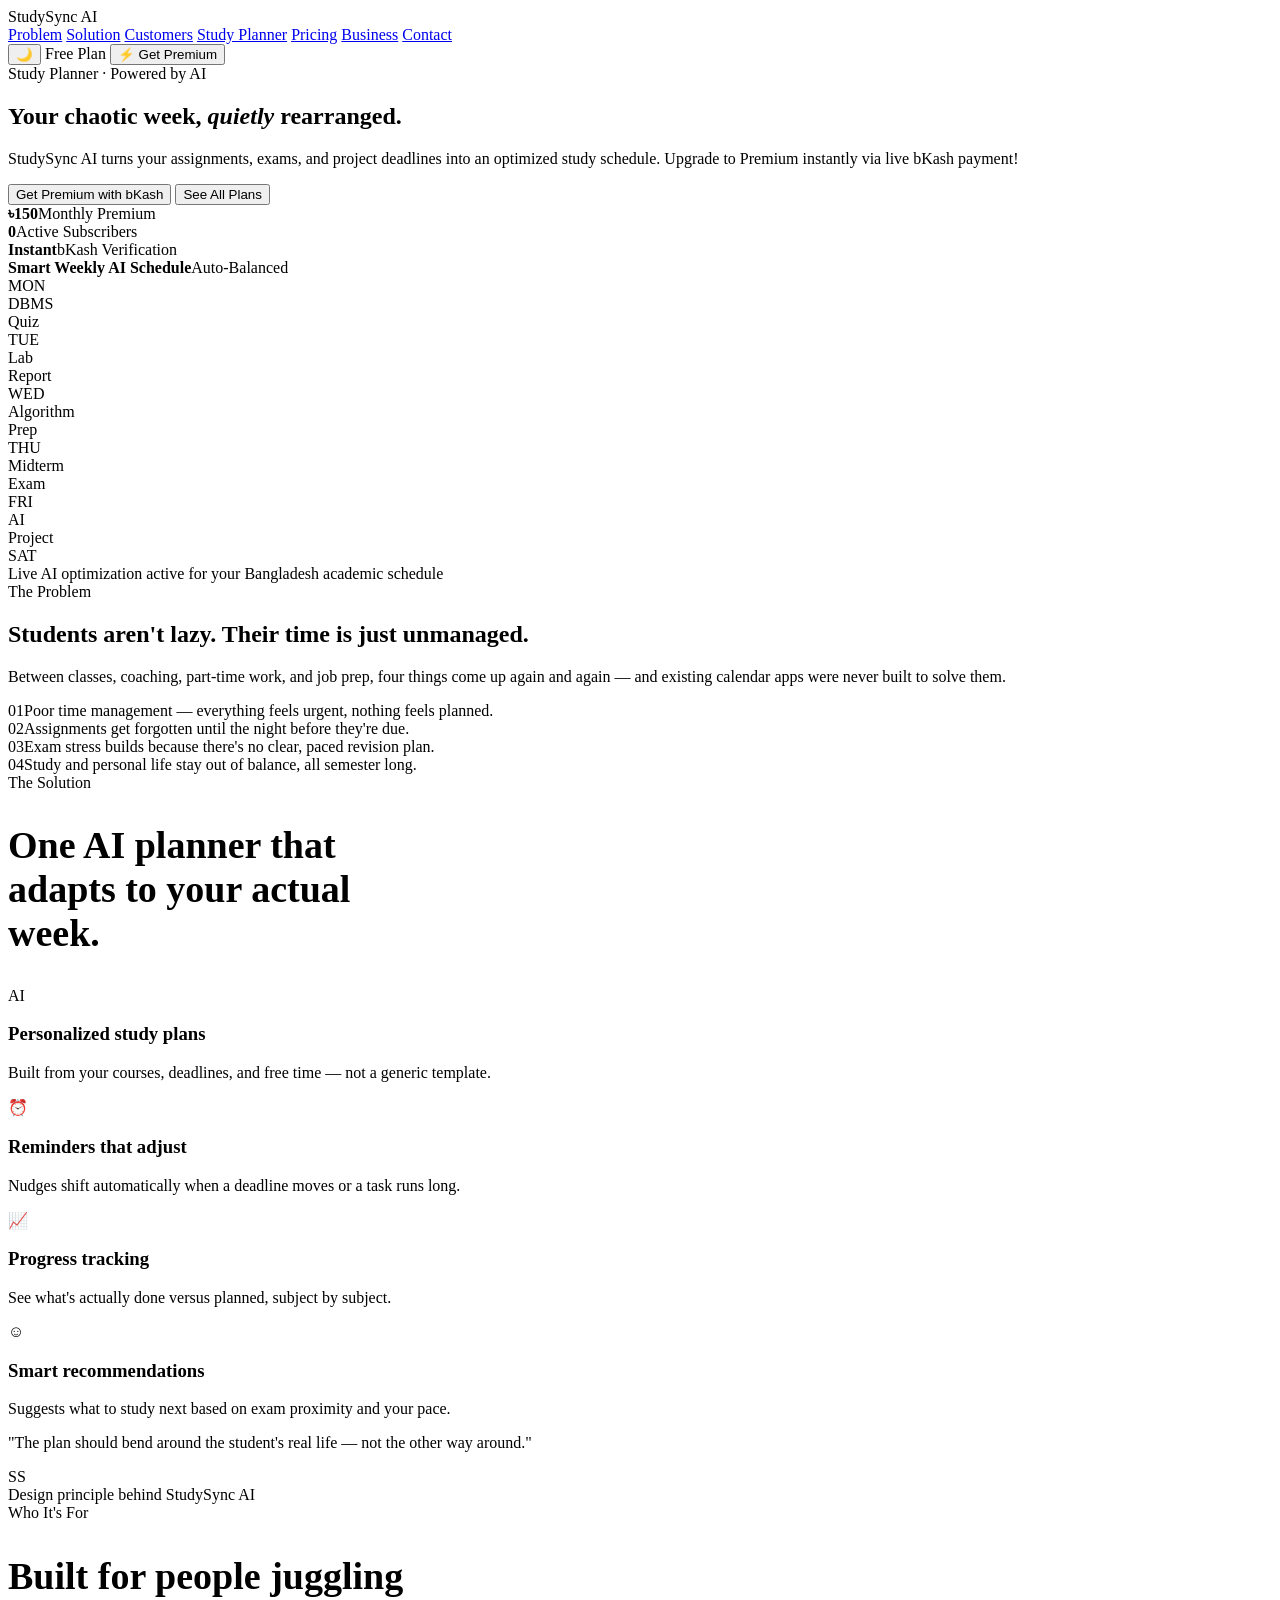
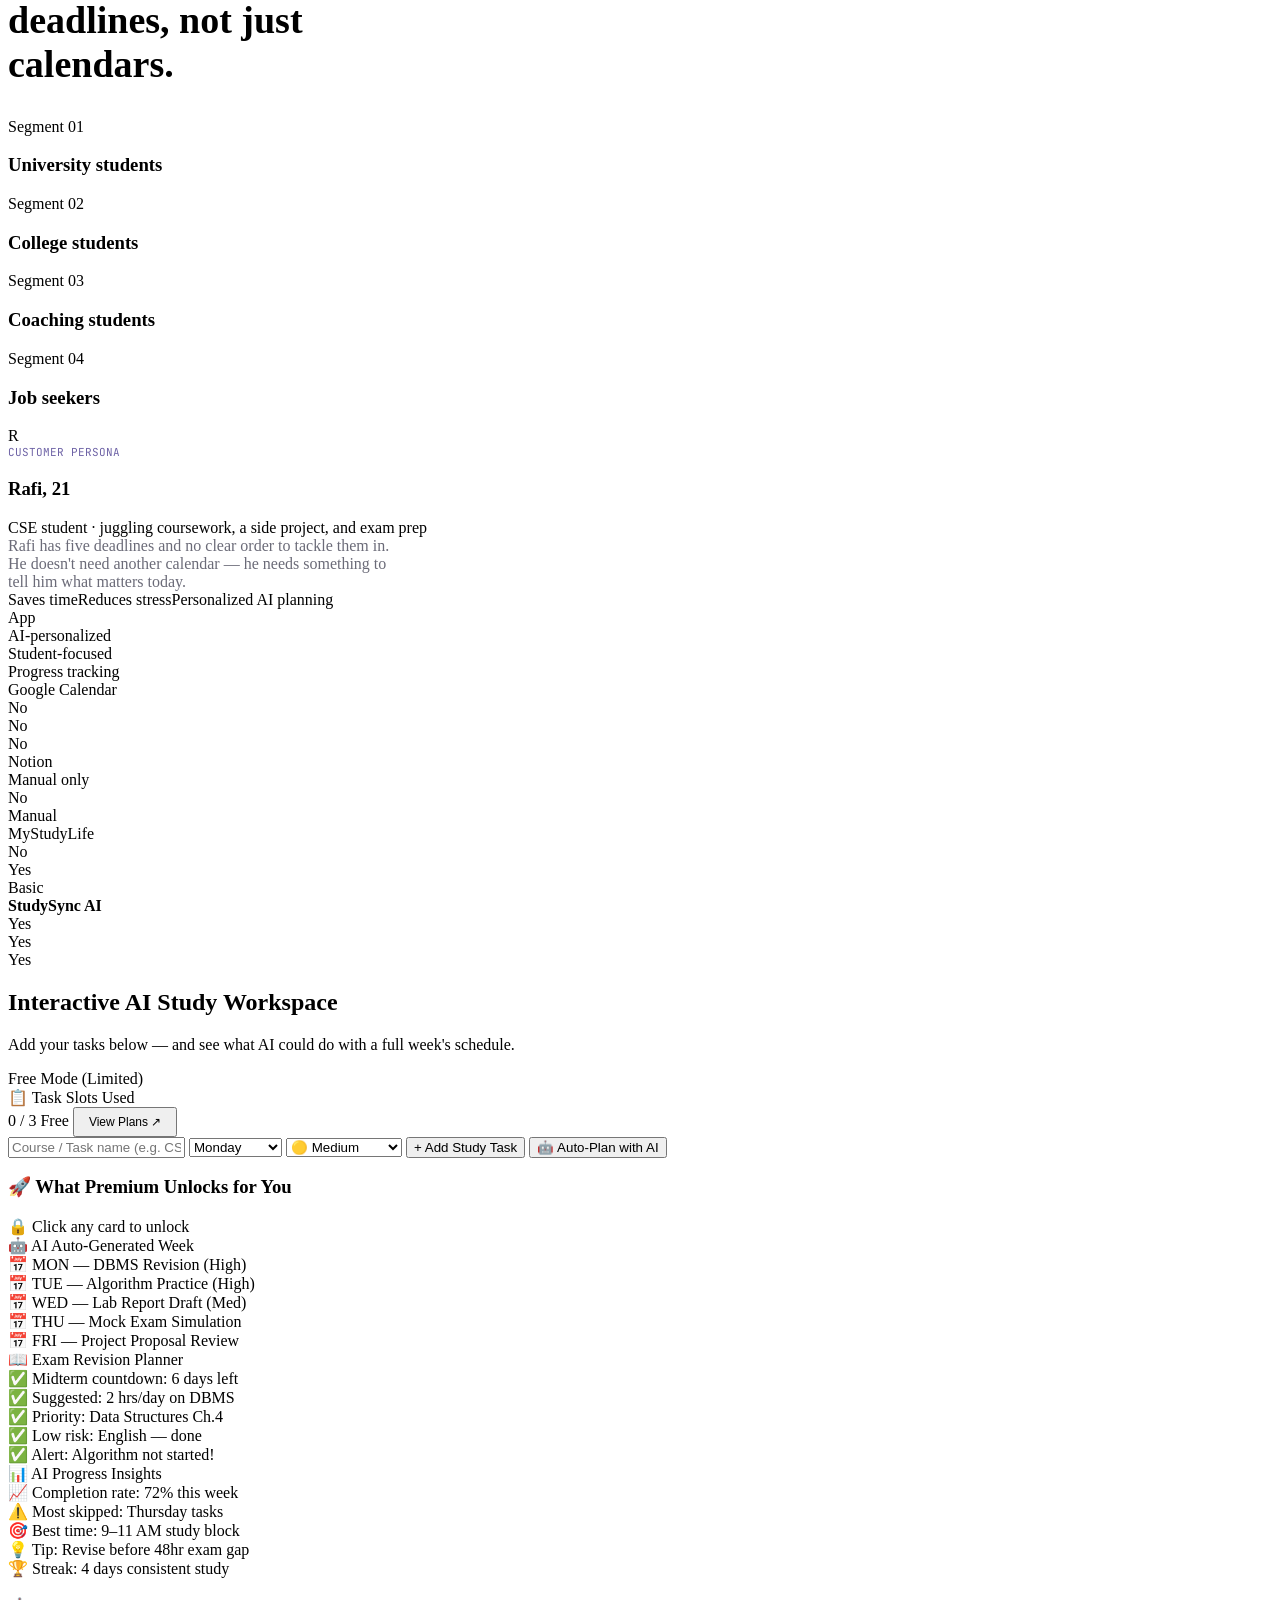
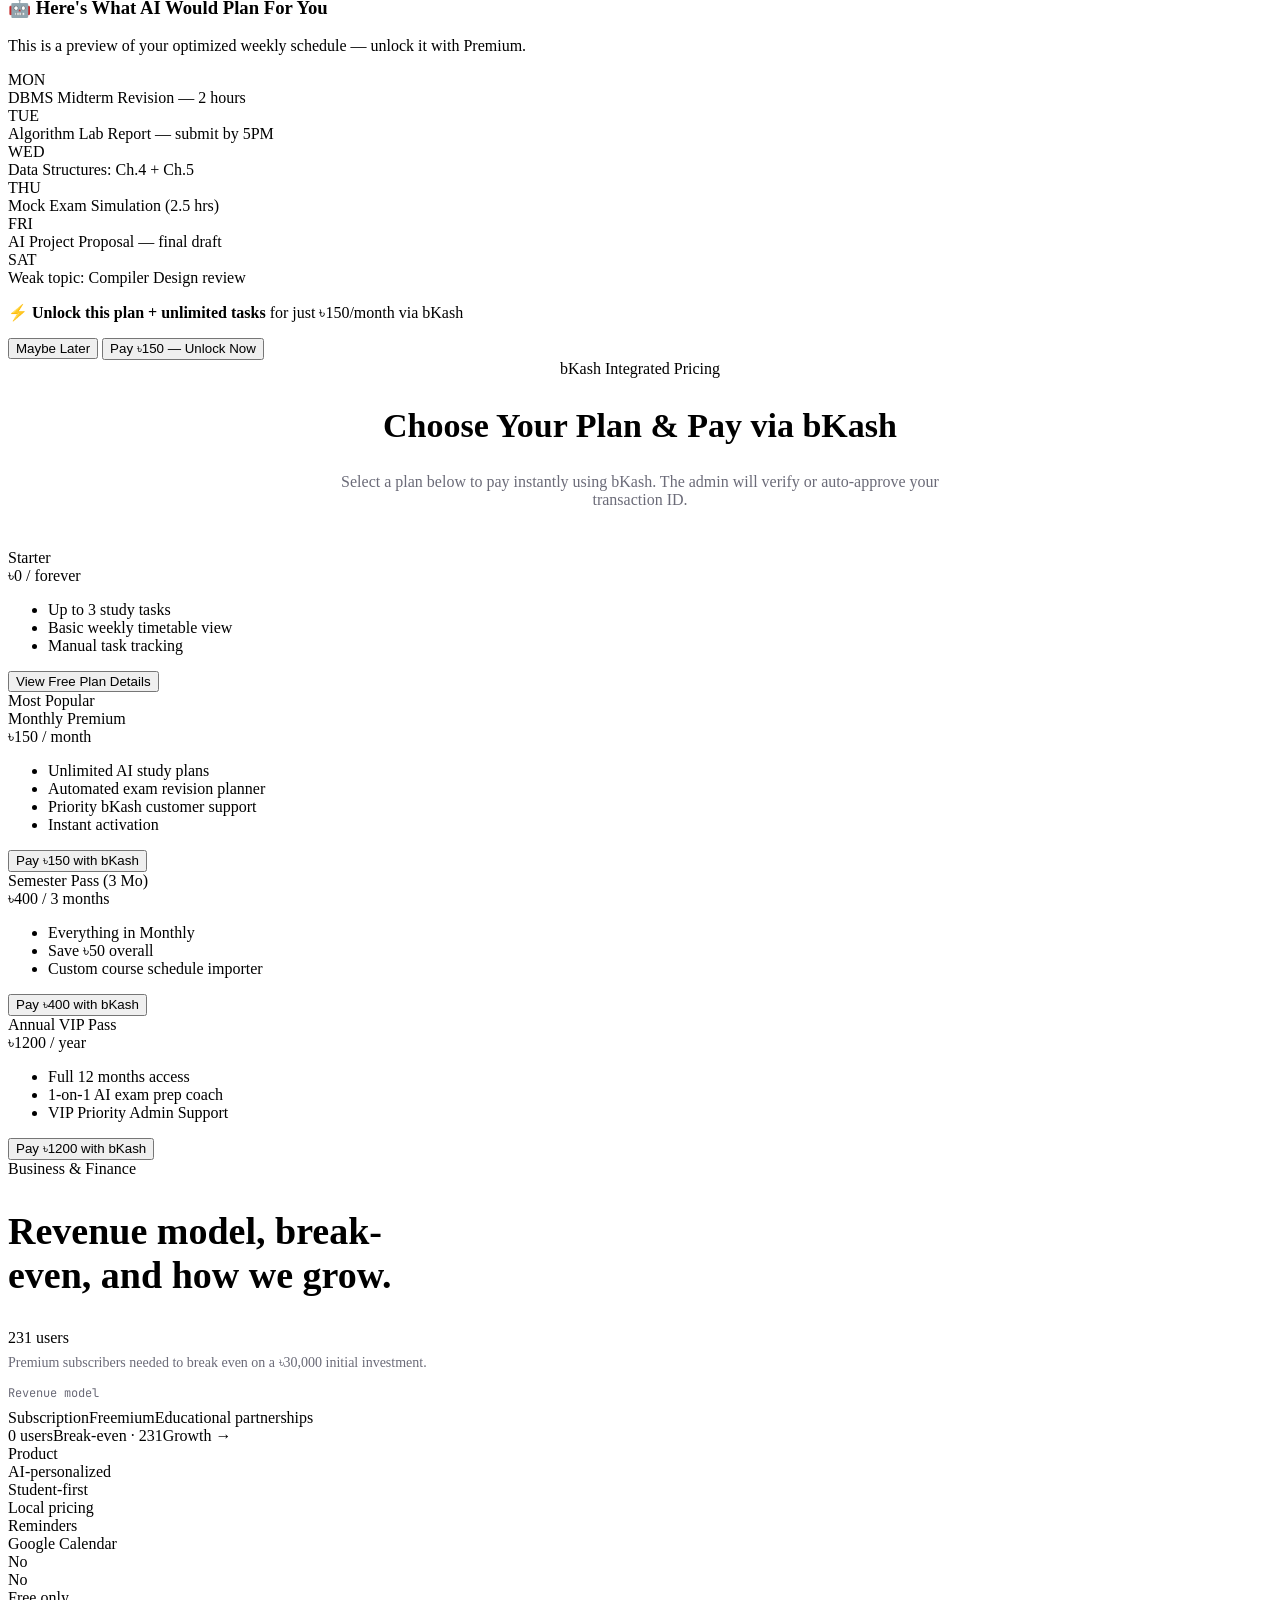
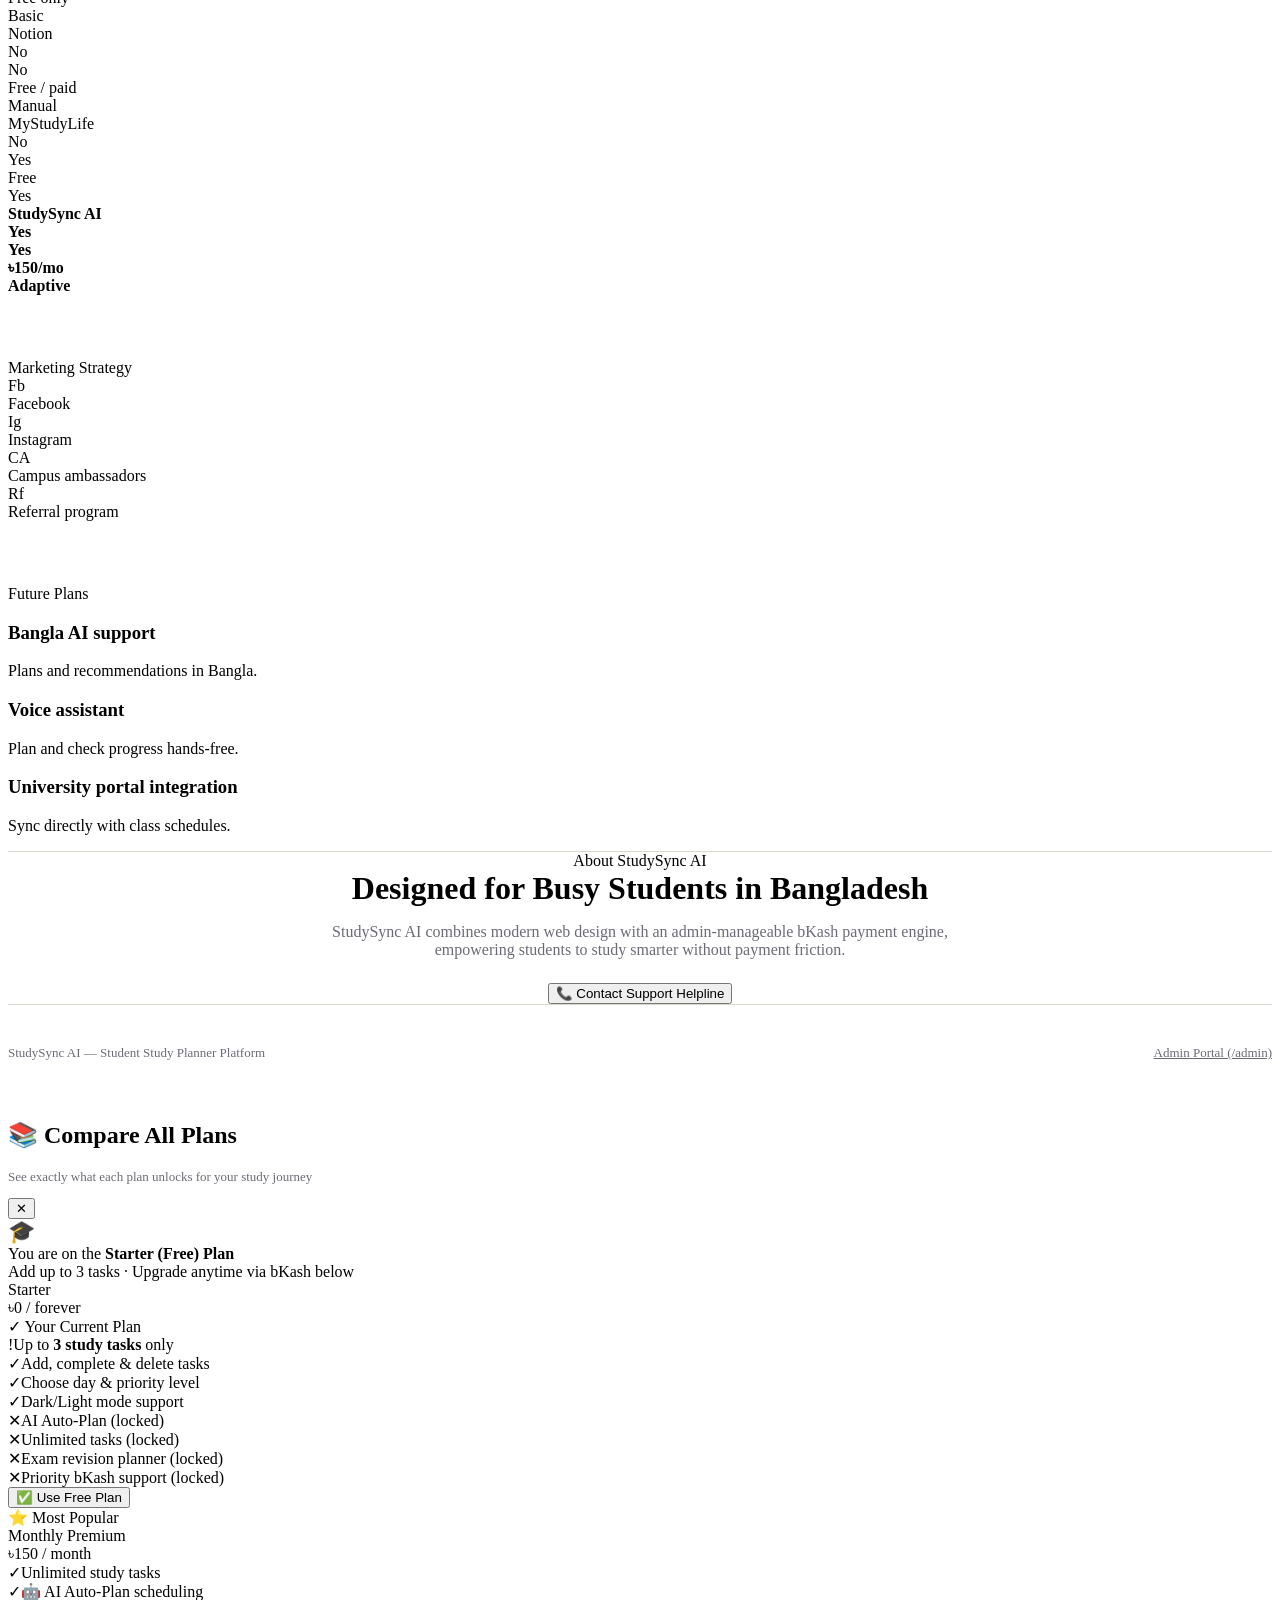
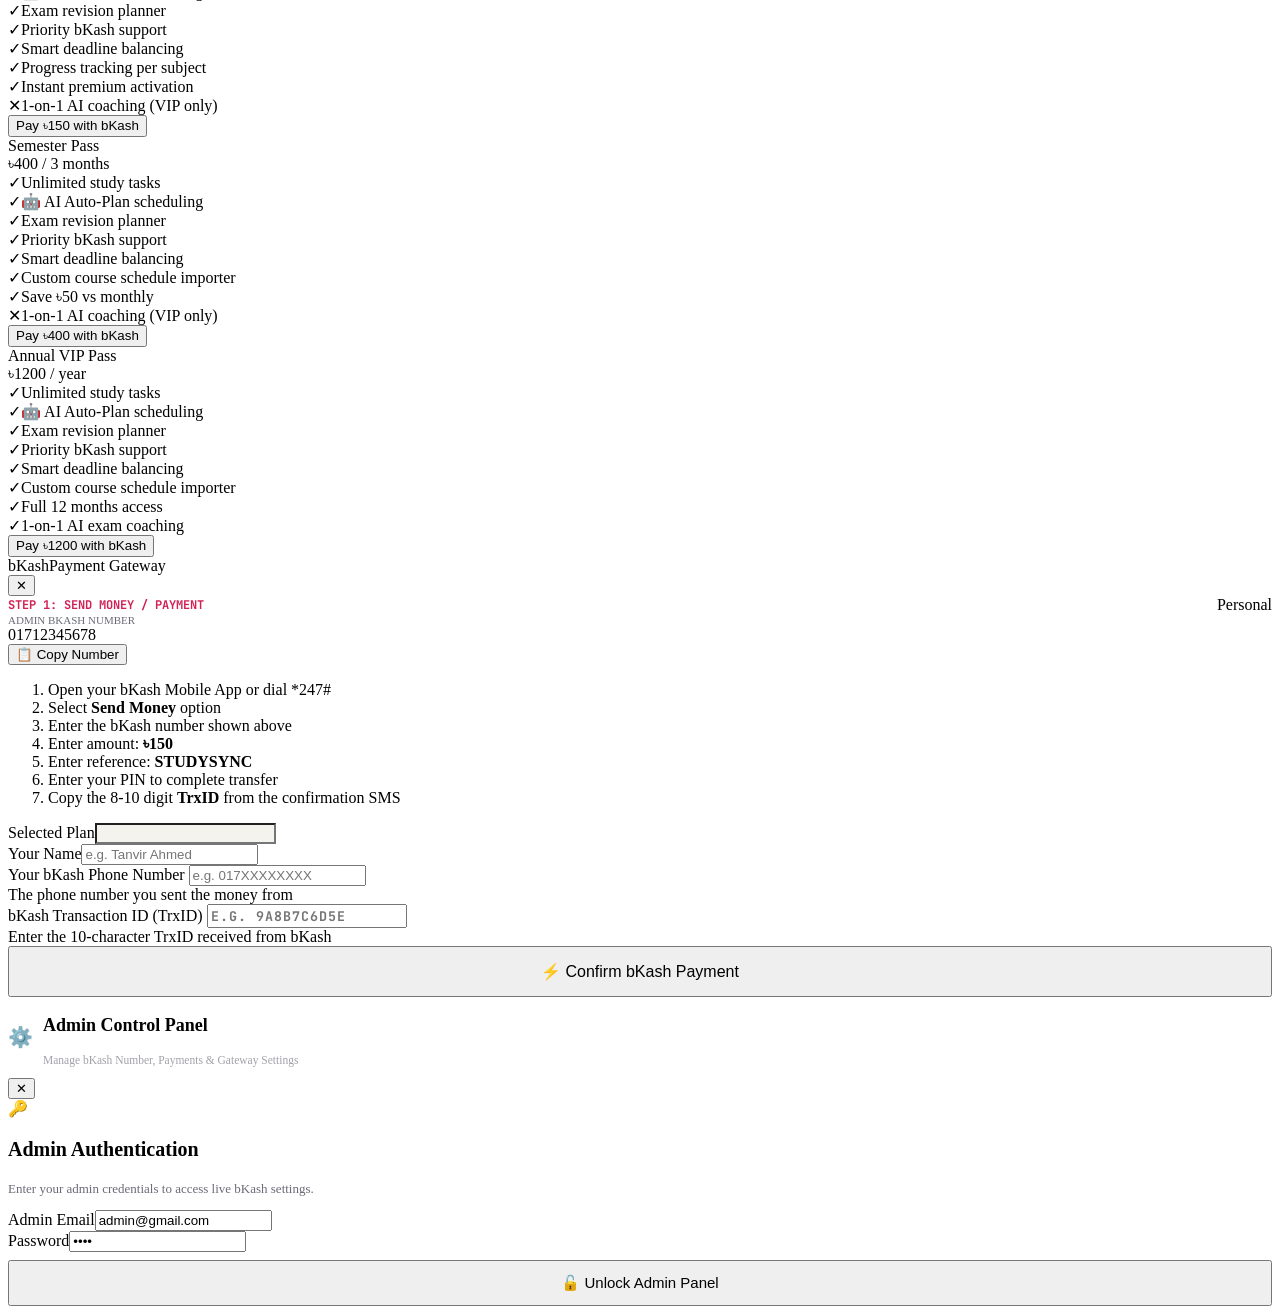
<file: studysync_clean.html>
<!DOCTYPE html>
<html lang="en">
<head>
<meta charset="UTF-8">
<meta name="viewport" content="width=device-width, initial-scale=1.0">
<title>StudySync AI — AI Study Planner & bKash Payment</title>
<meta name="description" content="StudySync AI — AI-powered student study planner with live bKash admin payment system.">
<link rel="preconnect" href="https://fonts.googleapis.com">
<link rel="preconnect" href="https://fonts.gstatic.com" crossorigin>
<link href="https://fonts.googleapis.com/css2?family=Instrument+Serif:ital@0;1&family=Space+Grotesk:wght@400;500;600;700&family=Inter:wght@400;500;600;700&family=JetBrains+Mono:wght@400;500;600&display=swap" rel="stylesheet">
<style>
/* ============================================================ */
/* DESIGN SYSTEM                                                 */
/* ============================================================ */
:root {
  --ink: #171833; --ink-soft: #33345a; --paper: #F4F3EE; --paper-line: #DAD8CC;
  --panel: #FFFFFF; --highlight: #D6FF4B; --highlight-ink: #3a4400;
  --coral: #FF6A4D; --lavender: #6E63A6; --muted: #6B6B78;
  --bkash: #D12053; --bkash-dark: #B01242; --bkash-light: #FDE8EF;
  --bkash-gradient: linear-gradient(135deg,#D12053 0%,#E2136E 100%);
  --success: #10B981; --warning: #F59E0B; --danger: #EF4444;
  --radius: 16px; --shadow-sm: 0 4px 14px rgba(23,24,51,.06);
  --shadow-lg: 0 20px 45px -15px rgba(23,24,51,.18);
  --shadow-glow: 0 0 25px rgba(209,32,83,.25);
  --glass-bg: rgba(244,243,238,.92); --card-bg: #FFFFFF; --border-color: #DAD8CC;
body.dark-mode {
  --ink: #F3F4F6; --ink-soft: #9CA3AF; --paper: #0F172A; --paper-line: #1E293B;
  --panel: #1E293B; --muted: #94A3B8; --bkash-light: rgba(209,32,83,.15);
  --glass-bg: rgba(15,23,42,.92); --card-bg: #1E293B; --border-color: #334155;
  --highlight-ink: #2a3200;
*{box-sizing:border-box;margin:0;padding:0}
html{scroll-behavior:smooth}
body{
  background: radial-gradient(circle at 1px 1px,var(--paper-line) 1px,transparent 0) 0 0/28px 28px, var(--paper);
  color:var(--ink);font-family:'Inter',-apple-system,sans-serif;font-size:15px;line-height:1.6;overflow-x:hidden;
  transition:background-color .3s ease,color .3s ease;
h1,h2,h3,h4{font-family:'Space Grotesk',sans-serif;letter-spacing:-.02em}
a{color:inherit;text-decoration:none}
.wrap{max-width:1180px;margin:0 auto;padding:0 24px}
section{padding:80px 0}
.eyebrow{display:inline-flex;align-items:center;gap:8px;font-family:'JetBrains Mono',monospace;font-size:12px;letter-spacing:.08em;text-transform:uppercase;color:var(--ink-soft);margin-bottom:16px;font-weight:600}
.eyebrow::before{content:"";width:8px;height:8px;border-radius:50%;background:var(--coral);display:inline-block}
.eyebrow.bkash-eyebrow::before{background:var(--bkash)}

/* BUTTONS */
.btn{font-family:'Space Grotesk',sans-serif;font-weight:600;font-size:14px;padding:11px 22px;border-radius:999px;border:1.5px solid var(--ink);background:var(--ink);color:var(--paper);cursor:pointer;display:inline-flex;align-items:center;justify-content:center;gap:8px;transition:all .2s cubic-bezier(.16,1,.3,1);box-shadow:0 2px 6px rgba(0,0,0,.06)}
.btn:hover{transform:translateY(-3px) scale(1.02);box-shadow:var(--shadow-lg)}
.btn:active{transform:translateY(0) scale(.98)}
.btn.ghost{background:transparent;color:var(--ink);border-color:var(--border-color)}
.btn.ghost:hover{background:rgba(110,99,166,.1);border-color:var(--lavender)}
.btn.highlight{background:var(--highlight);color:var(--highlight-ink);border-color:var(--highlight)}
.btn.highlight:hover{background:#c5f230;box-shadow:0 0 20px rgba(214,255,75,.4)}
.btn.bkash-btn{background:var(--bkash-gradient);color:#fff;border-color:var(--bkash)}
.btn.bkash-btn:hover{box-shadow:var(--shadow-glow)}
.btn.sm{padding:7px 16px;font-size:12.5px}
.btn.danger{background:var(--danger);border-color:var(--danger);color:#fff}
.btn.success{background:var(--success);border-color:var(--success);color:#fff}

/* BADGES */
.badge{display:inline-flex;align-items:center;gap:6px;padding:4px 12px;border-radius:999px;font-family:'JetBrains Mono',monospace;font-size:11px;font-weight:600;transition:all .2s}
.badge.free{background:#E5E7EB;color:#374151}
.badge.premium{background:#FEF3C7;color:#92400E;border:1px solid #F59E0B;box-shadow:0 0 10px rgba(245,158,11,.2)}
.badge.bkash{background:var(--bkash-light);color:var(--bkash);border:1px solid rgba(209,32,83,.3)}
.badge.pending{background:#FEF3C7;color:#D97706}
.badge.approved{background:#D1FAE5;color:#059669}
.badge.rejected{background:#FEE2E2;color:#DC2626}

/* HEADER */
header{position:sticky;top:0;z-index:100;background:var(--glass-bg);backdrop-filter:blur(14px);border-bottom:1px solid var(--border-color);transition:background .3s ease}
nav{max-width:1180px;margin:0 auto;padding:14px 24px;display:flex;align-items:center;justify-content:space-between}
.logo{display:flex;align-items:center;gap:10px;font-family:'Space Grotesk',sans-serif;font-weight:700;font-size:19px;color:var(--ink);cursor:pointer}
.logo-mark{width:30px;height:30px;border-radius:8px;background:var(--ink);position:relative;flex-shrink:0;transition:transform .3s ease}
.logo:hover .logo-mark{transform:rotate(12deg) scale(1.1)}
.logo-mark::after{content:"";position:absolute;inset:7px;background:var(--highlight);border-radius:3px}
nav .links{display:flex;gap:20px;font-size:14px;color:var(--ink-soft);font-weight:500}
nav .links a{transition:color .15s ease,transform .15s;display:inline-block}
nav .links a:hover{color:var(--ink);transform:translateY(-1px)}
.nav-right{display:flex;align-items:center;gap:10px}
.theme-toggle-btn{background:transparent;border:1.5px solid var(--border-color);color:var(--ink);width:36px;height:36px;border-radius:50%;display:flex;align-items:center;justify-content:center;cursor:pointer;font-size:16px;transition:all .2s ease}
.theme-toggle-btn:hover{background:rgba(110,99,166,.15);transform:rotate(18deg)}

/* HERO */
.hero{padding:64px 0 40px}
.hero-grid{display:grid;grid-template-columns:1.05fr 1fr;gap:48px;align-items:center}
.hero h1{font-size:clamp(38px,4.8vw,56px);line-height:1.06;font-weight:700}
.hero h1 em{font-family:'Instrument Serif',serif;font-style:italic;font-weight:400;color:var(--lavender)}
.hero p.lede{margin-top:20px;font-size:17px;color:var(--ink-soft);max-width:48ch}
.hero-cta{display:flex;gap:14px;margin-top:28px;flex-wrap:wrap;align-items:center}
.hero-stats{display:flex;gap:24px;margin-top:36px;flex-wrap:wrap}
.hero-stats div{border-left:3.5px solid var(--bkash);padding-left:14px}
.hero-stats b{display:block;font-family:'Space Grotesk',sans-serif;font-size:22px;color:var(--ink)}
.hero-stats span{font-size:12px;color:var(--muted)}

/* PLANNER PREVIEW WIDGET */
.planner-preview{background:var(--card-bg);border-radius:24px;border:1px solid var(--border-color);box-shadow:var(--shadow-lg);padding:24px;transition:transform .3s,box-shadow .3s}
.planner-preview:hover{transform:translateY(-4px);box-shadow:0 25px 50px -12px rgba(0,0,0,.25)}
.planner-head{display:flex;justify-content:space-between;align-items:center;margin-bottom:14px}
.planner-head b{font-family:'Space Grotesk',sans-serif;font-size:14px}
.pill{font-family:'JetBrains Mono',monospace;font-size:11px;background:var(--highlight);color:var(--highlight-ink);padding:4px 10px;border-radius:999px;font-weight:600}
.planner-grid{display:grid;grid-template-columns:repeat(6,1fr);gap:8px}
.day-col{display:flex;flex-direction:column;gap:6px}
.day-col .day-label{font-family:'JetBrains Mono',monospace;font-size:10px;color:var(--muted);text-align:center;font-weight:600}
.slot{height:22px;border-radius:6px;background:var(--paper);border:1px dashed var(--border-color)}
.task{border-radius:6px;font-size:10px;font-family:'JetBrains Mono',monospace;color:#fff;display:flex;align-items:center;justify-content:center;text-align:center;padding:4px 2px;line-height:1.2;font-weight:500;transition:transform .2s}
.task:hover{transform:scale(1.05)}
.task.t1{background:var(--lavender)}.task.t2{background:var(--coral)}.task.t3{background:#3a9188}.task.t4{background:var(--ink)}.task.t5{background:var(--bkash)}
.planner-foot{margin-top:14px;font-size:12px;color:var(--muted);display:flex;gap:8px;align-items:center}
.dot{width:7px;height:7px;border-radius:50%;background:#3a9188;display:inline-block;animation:pulse 1.6s infinite}
@keyframes pulse{0%,100%{opacity:1}50%{opacity:.3}}

/* PROBLEM SECTION */
.problem{background:var(--ink);color:var(--paper);border-radius:28px;padding:88px 0;margin:20px 0}
.problem .eyebrow{color:#c9c8dd}.problem .eyebrow::before{background:var(--highlight)}
.problem h2{font-size:clamp(30px,4vw,42px);max-width:16ch;margin-bottom:14px}
.problem p.sub{color:#b7b6cc;max-width:56ch;margin-bottom:52px;font-size:16px}
.notes{display:grid;grid-template-columns:repeat(4,1fr);gap:22px}
.note{background:#fff;color:#171833;border-radius:6px;padding:22px 18px 26px;font-family:'Space Grotesk',sans-serif;font-size:15px;font-weight:500;box-shadow:0 18px 34px -18px rgba(0,0,0,.5);transition:transform .2s}
.note:nth-child(1){transform:rotate(-3deg);background:#fff9de}
.note:nth-child(2){transform:rotate(2deg);background:#ffe3da}
.note:nth-child(3){transform:rotate(-2deg);background:#e6f6f4}
.note:nth-child(4){transform:rotate(3deg);background:#eae7fb}
.note:hover{transform:rotate(0) translateY(-6px)}
.note .num{font-family:'JetBrains Mono',monospace;font-size:12px;color:var(--muted);display:block;margin-bottom:10px}

/* SOLUTION */
.solution-grid{display:grid;grid-template-columns:.9fr 1.1fr;gap:60px;align-items:start;margin-top:48px}
.feature-list{display:flex;flex-direction:column;gap:2px}
.feature{display:grid;grid-template-columns:34px 1fr;gap:16px;padding:22px 0;border-top:1px solid var(--border-color)}
.feature:last-child{border-bottom:1px solid var(--border-color)}
.feature .icon{width:34px;height:34px;border-radius:9px;background:var(--lavender);display:flex;align-items:center;justify-content:center;color:#fff;font-family:'Space Grotesk',sans-serif;font-weight:700;font-size:14px}
.feature h3{font-size:17px;margin-bottom:5px}.feature p{margin:0;color:var(--muted);font-size:14.5px}
.quote-card{background:var(--card-bg);border:1px solid var(--border-color);border-radius:20px;padding:34px;position:sticky;top:100px}
.quote-card .serif{font-family:'Instrument Serif',serif;font-size:26px;line-height:1.35;color:var(--ink)}
.quote-card .attribution{margin-top:20px;display:flex;align-items:center;gap:10px;font-size:13px;color:var(--muted)}
.avatar{width:34px;height:34px;border-radius:50%;background:var(--highlight);display:flex;align-items:center;justify-content:center;font-family:'Space Grotesk',sans-serif;font-weight:700;font-size:13px;color:var(--highlight-ink)}

/* CUSTOMERS */
.segments{display:grid;grid-template-columns:repeat(4,1fr);gap:16px;margin-top:44px}
.segment{border:1px solid var(--border-color);border-radius:16px;padding:20px;background:var(--card-bg);font-family:'Space Grotesk',sans-serif}
.segment .tag{font-family:'JetBrains Mono',monospace;font-size:10.5px;color:var(--lavender);text-transform:uppercase;letter-spacing:.06em}
.segment h3{font-size:16px;margin-top:8px}
.persona{margin-top:60px;display:grid;grid-template-columns:200px 1fr;gap:40px;align-items:center;background:var(--card-bg);border:1px solid var(--border-color);border-radius:24px;padding:36px}
.persona-avatar{width:170px;height:170px;border-radius:20px;background:linear-gradient(155deg,var(--lavender),#3a2f6b);display:flex;align-items:center;justify-content:center;color:#fff;font-family:'Instrument Serif',serif;font-size:64px}
.persona h3{font-size:22px}.persona .role{font-family:'JetBrains Mono',monospace;font-size:12.5px;color:var(--muted);margin:4px 0 16px}
.persona-tags{display:flex;gap:8px;flex-wrap:wrap;margin-top:16px}
.persona-tags span{font-size:12px;background:var(--paper);border:1px solid var(--border-color);padding:5px 11px;border-radius:999px;font-family:'JetBrains Mono',monospace}

/* GAP TABLE */
.gap-table{margin-top:56px;border:1px solid var(--border-color);border-radius:20px;overflow:hidden;background:var(--card-bg);box-shadow:var(--shadow-sm)}
.gap-row{display:grid;grid-template-columns:1.4fr 1fr 1fr 1fr}
.gap-row>div{padding:18px 22px;font-size:14.5px;border-bottom:1px solid var(--border-color);border-right:1px solid var(--border-color);display:flex;align-items:center}
.gap-row>div:last-child{border-right:none}
.gap-row.head{background:var(--ink);color:var(--paper);font-family:'Space Grotesk',sans-serif;font-weight:600;font-size:13.5px}
.gap-row.head>div{border-bottom-color:rgba(255,255,255,.1);border-right-color:rgba(255,255,255,.1)}
.gap-row:last-child>div{border-bottom:none}
.ok{color:#10B981;font-weight:600}.no{color:var(--coral);font-weight:600}

/* APP WORKSPACE */
.app-section{background:var(--paper);border-top:1px solid var(--border-color);border-bottom:1px solid var(--border-color);padding:60px 0}
.app-container{background:var(--card-bg);border:1px solid var(--border-color);border-radius:24px;padding:28px;box-shadow:var(--shadow-sm)}
.app-header{display:flex;justify-content:space-between;align-items:center;margin-bottom:24px;flex-wrap:wrap;gap:16px}
.app-title h2{font-size:24px}.app-title p{font-size:13.5px;color:var(--muted)}
.planner-controls{display:flex;gap:12px;flex-wrap:wrap;align-items:center;margin-bottom:20px}
.input-field{padding:10px 14px;border:1.5px solid var(--border-color);border-radius:12px;font-size:14px;font-family:inherit;outline:none;background:var(--paper);color:var(--ink);transition:border-color .15s,box-shadow .15s}
.input-field:focus{border-color:var(--lavender);box-shadow:0 0 0 3px rgba(110,99,166,.15)}
.task-list-grid{display:grid;grid-template-columns:repeat(auto-fill,minmax(260px,1fr));gap:16px;margin-top:20px}
.task-card{background:var(--paper);border:1px solid var(--border-color);border-radius:14px;padding:18px;position:relative;transition:transform .2s,border-color .2s,box-shadow .2s}
.task-card:hover{transform:translateY(-3px);border-color:var(--lavender);box-shadow:var(--shadow-sm)}
.task-card.completed{opacity:.65;background:rgba(16,185,129,.08);border-color:rgba(16,185,129,.3)}
.task-card .tag-sub{font-family:'JetBrains Mono',monospace;font-size:11px;font-weight:600;color:var(--lavender);text-transform:uppercase}
.task-card h4{font-size:16px;margin:6px 0 10px}
.task-card .meta{font-size:12px;color:var(--muted);display:flex;justify-content:space-between;align-items:center}
.task-card .btn-check{position:absolute;top:14px;right:14px;background:none;border:none;cursor:pointer;font-size:20px;color:var(--muted);transition:transform .15s}
.task-card .btn-check:hover{transform:scale(1.2)}
.task-card.completed .btn-check{color:var(--success)}
.locked-banner{background:linear-gradient(135deg,rgba(209,32,83,.06),rgba(209,32,83,.12));border:1.5px dashed var(--bkash);border-radius:18px;padding:28px;text-align:center;margin-top:20px}
.locked-banner h3{color:var(--bkash);font-size:19px;margin-bottom:8px}
.locked-banner p{font-size:14px;color:var(--ink-soft);max-width:520px;margin:0 auto 18px}

/* PRICING */
.pricing-grid{display:grid;grid-template-columns:repeat(auto-fit,minmax(260px,1fr));gap:24px;margin-top:36px}
.price-card{border-radius:24px;padding:32px;border:1.5px solid var(--border-color);background:var(--card-bg);display:flex;flex-direction:column;justify-content:space-between;position:relative;transition:transform .25s,box-shadow .25s,border-color .25s}
.price-card:hover{transform:translateY(-6px);box-shadow:var(--shadow-lg);border-color:var(--lavender)}
.price-card.featured{border-color:var(--bkash);background:rgba(209,32,83,.03);box-shadow:0 10px 30px rgba(209,32,83,.1)}
.price-card .popular-tag{position:absolute;top:-14px;right:24px;background:var(--bkash-gradient);color:#fff;font-family:'JetBrains Mono',monospace;font-size:11px;font-weight:700;padding:4px 14px;border-radius:999px;text-transform:uppercase}
.price-card .tier-name{font-family:'JetBrains Mono',monospace;font-size:12.5px;text-transform:uppercase;color:var(--muted);font-weight:600}
.price-card .price{font-family:'Space Grotesk',sans-serif;font-size:40px;font-weight:700;margin:10px 0;color:var(--ink)}
.price-card .price span{font-size:14px;font-weight:400;color:var(--muted)}
.price-card ul{list-style:none;margin:20px 0 28px;font-size:14px;display:flex;flex-direction:column;gap:10px}
.price-card li{display:flex;align-items:center;gap:8px;color:var(--ink-soft)}
.price-card li::before{content:"✓";color:var(--success);font-weight:700}

/* BUSINESS */
.breakeven{margin-top:48px;border:1px solid var(--border-color);border-radius:24px;padding:36px;background:var(--card-bg);display:grid;grid-template-columns:1fr 1.3fr;gap:40px;align-items:center}
.be-number{font-family:'Space Grotesk',sans-serif;font-size:64px;font-weight:700;line-height:1}
.be-number span{color:var(--lavender)}
.be-track{position:relative;height:12px;background:var(--paper);border-radius:999px;margin-top:26px;border:1px solid var(--border-color)}
.be-fill{position:absolute;left:0;top:0;bottom:0;width:62%;background:var(--highlight);border-radius:999px}
.be-marks{display:flex;justify-content:space-between;font-family:'JetBrains Mono',monospace;font-size:11px;color:var(--muted);margin-top:8px}
.competitors{margin-top:64px}
.comp-row{display:grid;grid-template-columns:1.3fr repeat(4,1fr);border-bottom:1px solid var(--border-color);padding:14px 0;align-items:center;font-size:14px}
.comp-row.head{font-family:'Space Grotesk',sans-serif;font-weight:600;font-size:12.5px;color:var(--muted);text-transform:uppercase;letter-spacing:.04em}
.comp-row.us{background:var(--highlight);color:var(--highlight-ink);border-radius:12px;padding:14px 16px;margin:6px 0;font-weight:600}
.channels{display:grid;grid-template-columns:repeat(4,1fr);gap:16px;margin-top:44px}
.channel{border:1px solid var(--border-color);border-radius:16px;padding:22px;text-align:center;background:var(--card-bg);font-weight:600}
.channel .ico{width:40px;height:40px;border-radius:50%;background:var(--coral);margin:0 auto 12px;display:flex;align-items:center;justify-content:center;color:#fff;font-family:'Space Grotesk',sans-serif;font-weight:700}
.roadmap{margin-top:60px;display:flex;gap:0;position:relative}
.roadmap::before{content:"";position:absolute;top:19px;left:0;right:0;height:1px;background:var(--border-color)}
.rm-item{flex:1;position:relative;padding-top:44px;padding-right:20px}
.rm-item::before{content:"";position:absolute;top:14px;left:0;width:11px;height:11px;border-radius:50%;background:var(--lavender);border:3px solid var(--paper)}
.rm-item h3{font-size:15px}.rm-item p{font-size:13px;color:var(--muted);margin-top:6px}

/* TOAST */
#toastContainer{position:fixed;bottom:24px;right:24px;z-index:2000;display:flex;flex-direction:column;gap:10px;pointer-events:none}
.toast{background:var(--ink);color:var(--paper);padding:14px 20px;border-radius:12px;font-size:14px;box-shadow:0 15px 35px rgba(0,0,0,.25);display:flex;align-items:center;gap:12px;pointer-events:auto;animation:toastIn .25s cubic-bezier(.16,1,.3,1) forwards;border-left:4px solid var(--bkash)}
@keyframes toastIn{from{transform:translateY(20px);opacity:0}to{transform:translateY(0);opacity:1}}

/* BKASH MODAL */
.modal-overlay{position:fixed;inset:0;z-index:1000;background:rgba(15,23,42,.7);backdrop-filter:blur(8px);display:none;align-items:center;justify-content:center;padding:20px;opacity:0;transition:opacity .25s ease}
.modal-overlay.active{display:flex;opacity:1}
.modal-card{background:var(--card-bg);color:var(--ink);width:100%;max-width:520px;border-radius:28px;box-shadow:0 25px 60px -15px rgba(0,0,0,.4);overflow:hidden;animation:modalPop .28s cubic-bezier(.16,1,.3,1) forwards;max-height:90vh;display:flex;flex-direction:column;border:1px solid var(--border-color)}
@keyframes modalPop{from{transform:scale(.92) translateY(16px);opacity:0}to{transform:scale(1) translateY(0);opacity:1}}
.bkash-modal-header{background:var(--bkash-gradient);color:#fff;padding:22px 26px;display:flex;align-items:center;justify-content:space-between;box-shadow:0 4px 15px rgba(209,32,83,.3)}
.bkash-logo-title{display:flex;align-items:center;gap:12px;font-family:'Space Grotesk',sans-serif;font-size:19px;font-weight:700}
.bkash-logo-badge{background:#fff;color:var(--bkash);font-family:'Space Grotesk',sans-serif;font-weight:800;padding:4px 12px;border-radius:8px;font-size:17px;letter-spacing:-.5px;box-shadow:0 2px 8px rgba(0,0,0,.15)}
.modal-close{background:rgba(255,255,255,.2);border:none;color:#fff;width:34px;height:34px;border-radius:50%;display:flex;align-items:center;justify-content:center;cursor:pointer;font-size:18px;transition:background .15s}
.modal-close:hover{background:rgba(255,255,255,.4);transform:scale(1.05)}
.modal-body{padding:24px;overflow-y:auto}
.bkash-steps-box{background:var(--bkash-light);border:1.5px solid rgba(209,32,83,.25);border-radius:16px;padding:18px;margin-bottom:20px}
.bkash-number-row{display:flex;align-items:center;justify-content:space-between;background:var(--card-bg);border:1.5px solid var(--bkash);border-radius:12px;padding:12px 16px;margin:12px 0 10px;box-shadow:0 4px 12px rgba(209,32,83,.08)}
.bkash-number-text{font-family:'JetBrains Mono',monospace;font-size:18px;font-weight:700;color:var(--bkash);letter-spacing:.5px}
.copy-btn{background:var(--bkash-gradient);color:#fff;border:none;padding:7px 14px;border-radius:8px;font-size:12.5px;font-family:'Space Grotesk',sans-serif;font-weight:600;cursor:pointer;display:flex;align-items:center;gap:6px;transition:all .2s}
.copy-btn:hover{transform:scale(1.04);box-shadow:0 4px 12px rgba(209,32,83,.3)}
.copy-btn.copied{background:var(--success)}
.bkash-instruction-list{font-size:13px;color:var(--ink-soft);padding-left:18px;display:flex;flex-direction:column;gap:6px}
.form-group{margin-bottom:18px}
.form-label{display:block;font-size:13px;font-weight:600;color:var(--ink);margin-bottom:6px}
.form-control{width:100%;padding:12px 16px;border:1.5px solid var(--border-color);border-radius:12px;font-size:14px;font-family:inherit;outline:none;background:var(--paper);color:var(--ink);transition:border-color .15s,box-shadow .15s}
.form-control:focus{border-color:var(--bkash);box-shadow:0 0 0 3px rgba(209,32,83,.15)}
.form-hint{font-size:11.5px;color:var(--muted);margin-top:5px}

/* ADMIN */
.modal-card.wide{max-width:920px}
.admin-login-box{padding:10px 0;text-align:left}
.admin-login-header{text-align:center;margin-bottom:24px}
.admin-login-badge{background:var(--ink);color:var(--highlight);width:48px;height:48px;border-radius:14px;display:inline-flex;align-items:center;justify-content:center;font-size:22px;margin-bottom:12px;box-shadow:0 4px 12px rgba(0,0,0,.15)}
.admin-login-error{background:#FEE2E2;color:#DC2626;border:1px solid #FCA5A5;padding:10px 14px;border-radius:10px;font-size:13px;margin-bottom:16px;font-weight:500;display:none}
.admin-modal-header{background:var(--ink);color:var(--paper);padding:22px 26px;display:flex;align-items:center;justify-content:space-between}
.admin-tabs{display:flex;gap:8px;border-bottom:1px solid var(--border-color);padding:0 24px;background:var(--paper)}
.tab-btn{padding:14px 20px;border:none;background:none;font-family:'Space Grotesk',sans-serif;font-weight:600;font-size:14px;color:var(--muted);cursor:pointer;border-bottom:2px solid transparent;transition:color .15s,border-color .15s}
.tab-btn:hover{color:var(--ink)}.tab-btn.active{color:var(--bkash);border-bottom-color:var(--bkash)}
.tab-content{display:none}.tab-content.active{display:block}
.admin-table-wrapper{overflow-x:auto;margin-top:14px;border:1px solid var(--border-color);border-radius:14px}
.admin-table{width:100%;border-collapse:collapse;text-align:left;font-size:13.5px}
.admin-table th{background:var(--paper);padding:14px 16px;font-family:'Space Grotesk',sans-serif;font-weight:600;color:var(--ink-soft);border-bottom:1px solid var(--border-color)}
.admin-table td{padding:14px 16px;border-bottom:1px solid var(--border-color)}
.admin-table tr:last-child td{border-bottom:none}
.admin-table tr:hover{background:rgba(110,99,166,.05)}
.switch-row{display:flex;align-items:center;justify-content:space-between;padding:14px 0;border-bottom:1px solid var(--border-color)}
.switch-row:last-child{border-bottom:none}
.switch{position:relative;display:inline-block;width:46px;height:26px}
.switch input{opacity:0;width:0;height:0}
.slider{position:absolute;cursor:pointer;inset:0;background-color:#CBD5E1;transition:.2s;border-radius:999px}
.slider:before{position:absolute;content:"";height:20px;width:20px;left:3px;bottom:3px;background-color:white;transition:.2s;border-radius:50%}
input:checked+.slider{background-color:var(--bkash)}
input:checked+.slider:before{transform:translateX(20px)}
.stat-grid{display:grid;grid-template-columns:repeat(auto-fit,minmax(180px,1fr));gap:16px;margin-bottom:24px}
.stat-card{background:var(--paper);border:1px solid var(--border-color);border-radius:14px;padding:18px}
.stat-card span{font-size:12px;color:var(--muted);font-family:'JetBrains Mono',monospace;text-transform:uppercase}
.stat-card b{font-family:'Space Grotesk',sans-serif;font-size:26px;display:block;margin-top:4px;color:var(--ink)}

/* ===== PLAN COMPARISON SLIDER ===== */
.plan-slide-overlay {
  position: fixed;
  inset: 0;
  background: rgba(5,5,15,.75);
  backdrop-filter: blur(10px);
  z-index: 9000;
  display: flex !important;
  align-items: flex-end;
  justify-content: center;
  opacity: 0;
  pointer-events: none;
  transition: opacity .35s ease;
.plan-slide-overlay.open {
  opacity: 1 !important;
  pointer-events: all !important;
.plan-slide-panel {
  width: 100%;
  max-width: 1140px;
  background: var(--card-bg);
  border-radius: 28px 28px 0 0;
  border: 1.5px solid var(--border-color);
  border-bottom: none;
  box-shadow: 0 -40px 100px rgba(0,0,0,.5);
  transform: translateY(100%);
  transition: transform .5s cubic-bezier(.16,1,.3,1);
  max-height: 88vh;
  overflow-y: auto;
  overflow-x: hidden;
.plan-slide-overlay.open .plan-slide-panel {
  transform: translateY(0) !important;
.plan-slide-header {
  display: flex;
  justify-content: space-between;
  align-items: center;
  padding: 26px 32px 20px;
  position: sticky;
  top: 0;
  background: var(--card-bg);
  z-index: 10;
  border-bottom: 1.5px solid var(--border-color);
.plan-slide-header h2 { font-size: 20px; }
.plan-slide-header p { font-size: 13px; color: var(--muted); margin-top: 3px; }
.plan-slide-close {
  background: var(--paper);
  border: 1.5px solid var(--border-color);
  color: var(--ink);
  width: 38px; height: 38px;
  border-radius: 50%;
  font-size: 17px;
  cursor: pointer;
  display: flex; align-items: center; justify-content: center;
  transition: all .2s;
  flex-shrink: 0;
  line-height: 1;
.plan-slide-close:hover { background: var(--danger); color: #fff; border-color: var(--danger); transform: rotate(90deg); }
.active-plan-banner {
  margin: 18px 32px;
  background: linear-gradient(135deg, #D6FF4B 0%, #b8e620 100%);
  color: #2a3200;
  border-radius: 14px;
  padding: 14px 20px;
  display: flex;
  align-items: center;
  gap: 12px;
  font-family: 'Space Grotesk', sans-serif;
  font-weight: 600;
  font-size: 14px;
.active-plan-banner .plan-icon { font-size: 22px; }
.active-plan-banner .plan-detail { font-size: 12px; font-weight: 400; margin-top: 2px; opacity: .8; }
/* Plan cards grid */
.plan-compare-grid {
  display: grid;
  grid-template-columns: repeat(4, 1fr);
  gap: 14px;
  padding: 20px 32px 36px;
.plan-compare-card {
  border: 1.5px solid var(--border-color);
  border-radius: 18px;
  overflow: hidden;
  display: flex;
  flex-direction: column;
  background: var(--card-bg);
  transition: transform .25s, box-shadow .25s;
  position: relative;
.plan-compare-card:hover { transform: translateY(-5px); box-shadow: 0 16px 40px rgba(0,0,0,.15); }
.plan-compare-card.is-free { border-color: #10B981; box-shadow: 0 0 0 2px rgba(16,185,129,.2); }
.plan-compare-card.is-premium { border-color: var(--bkash); box-shadow: 0 0 0 2px rgba(209,32,83,.15); }
/* Card tops */
.plan-card-top { padding: 20px 18px 14px; }
.plan-compare-card.is-free .plan-card-top { background: rgba(16,185,129,.08); }
.plan-compare-card.is-premium .plan-card-top { background: rgba(209,32,83,.05); }
.plan-compare-card:not(.is-free):not(.is-premium) .plan-card-top { background: var(--paper); }
.plan-compare-name { font-family: 'JetBrains Mono', monospace; font-size: 10.5px; font-weight: 700; text-transform: uppercase; letter-spacing: .08em; color: var(--muted); margin-bottom: 8px; }
.plan-compare-price { font-family: 'Space Grotesk', sans-serif; font-size: 26px; font-weight: 700; color: var(--ink); line-height: 1.1; }
.plan-compare-price span { font-size: 12px; font-weight: 400; color: var(--muted); }
.plan-current-tag { display: inline-flex; align-items: center; gap: 5px; background: #D1FAE5; color: #065F46; font-family: 'JetBrains Mono', monospace; font-size: 10px; font-weight: 700; padding: 3px 10px; border-radius: 999px; margin-top: 8px; text-transform: uppercase; letter-spacing: .05em; }
.plan-popular-tag { position: absolute; top: 10px; right: 10px; background: var(--bkash-gradient); color: #fff; font-family: 'JetBrains Mono', monospace; font-size: 8.5px; font-weight: 700; padding: 3px 9px; border-radius: 999px; text-transform: uppercase; }
/* Feature rows */
.plan-features-list { padding: 14px 16px; display: flex; flex-direction: column; gap: 9px; flex: 1; }
.plan-feat { display: flex; align-items: flex-start; gap: 8px; font-size: 12.5px; color: var(--ink-soft); line-height: 1.4; }
.feat-icon { width: 17px; height: 17px; border-radius: 50%; flex-shrink: 0; display: flex; align-items: center; justify-content: center; font-size: 10px; margin-top: 1px; }
.feat-icon.yes { background: #D1FAE5; color: #059669; }
.feat-icon.no { background: #F1F5F9; color: #94A3B8; }
.feat-icon.limit { background: #FEF3C7; color: #D97706; }
.plan-feat.locked { color: var(--muted); opacity: .7; }
/* CTA area */
.plan-card-cta { padding: 12px 16px 16px; border-top: 1px solid var(--border-color); }
.plan-card-cta button { width: 100%; }
/* Dark mode fixes */
body.dark-mode .plan-slide-panel { background: #131C2E; border-color: #2D3748; }
body.dark-mode .plan-slide-header { background: #131C2E; border-color: #2D3748; }
body.dark-mode .plan-compare-card { background: #1A2236; border-color: #2D3748; }
body.dark-mode .plan-compare-card.is-free { border-color: #10B981; }
body.dark-mode .plan-compare-card.is-premium { border-color: var(--bkash); }
body.dark-mode .plan-card-top { background: #0F172A !important; }
body.dark-mode .plan-compare-card.is-free .plan-card-top { background: rgba(16,185,129,.12) !important; }
body.dark-mode .plan-compare-card.is-premium .plan-card-top { background: rgba(209,32,83,.1) !important; }
body.dark-mode .feat-icon.no { background: #1E293B; color: #64748B; }
body.dark-mode .plan-card-cta { border-color: #2D3748; }
body.dark-mode .plan-slide-close { background: #1E293B; border-color: #334155; }
@media (max-width:900px) { .plan-compare-grid { grid-template-columns: repeat(2,1fr); } }
@media (max-width:520px) { .plan-compare-grid { grid-template-columns: 1fr; } .plan-slide-header,.plan-compare-grid,.active-plan-banner { padding-left: 16px; padding-right: 16px; } }

/* FREE PLAN METER */
.free-plan-meter{background:var(--card-bg);border:1.5px solid var(--border-color);border-radius:16px;padding:16px 20px;margin-bottom:20px;display:flex;align-items:center;gap:16px;flex-wrap:wrap}
.meter-label{font-family:'JetBrains Mono',monospace;font-size:12px;font-weight:700;color:var(--muted);text-transform:uppercase;white-space:nowrap}
.meter-bar{flex:1;height:10px;background:var(--paper);border-radius:999px;border:1px solid var(--border-color);min-width:120px;overflow:hidden}
.meter-fill{height:100%;border-radius:999px;background:linear-gradient(90deg,#10B981,#F59E0B);transition:width .5s cubic-bezier(.16,1,.3,1)}
.meter-fill.full{background:linear-gradient(90deg,var(--bkash),#ff4f8a)}
.meter-count{font-family:'Space Grotesk',sans-serif;font-size:13px;font-weight:700;color:var(--ink);white-space:nowrap}

/* LOCKED FEATURE PREVIEW */
.premium-preview-section{margin-top:24px}
.preview-heading{display:flex;align-items:center;gap:10px;margin-bottom:14px}
.preview-heading h3{font-size:16px}
.preview-lock-tag{background:var(--bkash-light);color:var(--bkash);font-family:'JetBrains Mono',monospace;font-size:10px;font-weight:700;padding:3px 10px;border-radius:999px;border:1px solid rgba(209,32,83,.3)}
.locked-preview-grid{display:grid;grid-template-columns:repeat(3,1fr);gap:14px}
.locked-preview-card{border:1.5px dashed var(--border-color);border-radius:14px;padding:18px;position:relative;overflow:hidden;background:var(--paper)}
.locked-preview-card::after{content:"🔒 PREMIUM";position:absolute;inset:0;background:rgba(15,23,42,.55);backdrop-filter:blur(3px);display:flex;align-items:center;justify-content:center;font-family:'JetBrains Mono',monospace;font-size:13px;font-weight:700;color:#fff;letter-spacing:.08em;border-radius:12px;cursor:pointer}
.locked-preview-card:hover::after{background:rgba(209,32,83,.7);content:"⚡ Upgrade to Unlock"}
.locked-card-title{font-family:'Space Grotesk',sans-serif;font-size:14px;font-weight:600;color:var(--muted);margin-bottom:8px}
.locked-card-item{font-size:12px;color:var(--muted);padding:4px 0;border-bottom:1px solid var(--border-color);display:flex;gap:6px;align-items:center}
.locked-card-item:last-child{border-bottom:none}

/* AI TEASER MODAL */
.ai-teaser-overlay{position:fixed;inset:0;background:rgba(5,5,15,.8);backdrop-filter:blur(10px);z-index:8000;display:flex !important;align-items:center;justify-content:center;padding:20px;opacity:0;pointer-events:none;transition:opacity .3s ease}
.ai-teaser-overlay.open{opacity:1;pointer-events:all}
.ai-teaser-card{background:var(--card-bg);border-radius:24px;width:100%;max-width:620px;overflow:hidden;animation:modalPop .3s cubic-bezier(.16,1,.3,1) forwards;border:1.5px solid var(--border-color);box-shadow:0 30px 80px rgba(0,0,0,.4)}
.ai-teaser-head{background:linear-gradient(135deg,#1a1240,#2d1b69);padding:24px 28px;color:#fff}
.ai-teaser-head h3{font-size:19px;margin-bottom:4px}
.ai-teaser-head p{font-size:13px;opacity:.75}
.ai-schedule-preview{padding:20px 28px}
.ai-week-row{display:grid;grid-template-columns:60px 1fr;gap:12px;align-items:center;margin-bottom:10px}
.ai-day-label{font-family:'JetBrains Mono',monospace;font-size:11px;font-weight:700;color:var(--muted);text-transform:uppercase}
.ai-task-pill{padding:7px 14px;border-radius:8px;font-size:12.5px;font-weight:600;color:#fff;font-family:'Space Grotesk',sans-serif}
.ai-task-pill.p1{background:var(--lavender)} .ai-task-pill.p2{background:var(--coral)} .ai-task-pill.p3{background:#3a9188} .ai-task-pill.p4{background:var(--bkash)} .ai-task-pill.p5{background:#2563EB}
.ai-teaser-blur{position:relative;overflow:hidden}
.ai-teaser-blur::after{content:"";position:absolute;bottom:0;left:0;right:0;height:70px;background:linear-gradient(transparent,var(--card-bg))}
.ai-teaser-cta{padding:20px 28px;border-top:1px solid var(--border-color);display:flex;gap:12px;align-items:center}
.ai-upgrade-note{font-size:13px;color:var(--muted);flex:1}

/* UPGRADE NUDGE INLINE */
.upgrade-nudge{border-radius:16px;padding:20px 22px;margin-top:16px;display:flex;align-items:center;gap:16px;flex-wrap:wrap;animation:nudgeIn .4s cubic-bezier(.16,1,.3,1)}
.upgrade-nudge.limit{background:linear-gradient(135deg,rgba(239,68,68,.06),rgba(209,32,83,.1));border:1.5px solid rgba(209,32,83,.3)}
.upgrade-nudge.ai-nudge{background:linear-gradient(135deg,rgba(110,99,166,.06),rgba(37,99,235,.08));border:1.5px solid rgba(110,99,166,.3)}
.nudge-icon{font-size:32px;flex-shrink:0}
.nudge-text h4{font-size:16px;margin-bottom:3px}
.nudge-text p{font-size:13px;color:var(--muted);margin:0}
.nudge-actions{display:flex;gap:8px;flex-shrink:0;flex-wrap:wrap}
@keyframes nudgeIn{from{opacity:0;transform:translateY(10px)}to{opacity:1;transform:translateY(0)}}

/* RESPONSIVE */
@media(max-width:880px){
  .hero-grid,.solution-grid,.persona,.breakeven{grid-template-columns:1fr}
  .notes,.segments,.channels{grid-template-columns:repeat(2,1fr)}
  .comp-row{grid-template-columns:1fr;gap:6px}
  .roadmap{flex-direction:column}.roadmap::before{display:none}
  nav .links{display:none}
  .planner-controls{flex-direction:column;align-items:stretch}
  .gap-row{grid-template-columns:1fr}
  .plan-compare-grid{grid-template-columns:repeat(2,1fr)}
  .locked-preview-grid{grid-template-columns:1fr}
@media(max-width:520px){
  .plan-compare-grid{grid-template-columns:1fr}
  .locked-preview-grid{grid-template-columns:1fr}
</style>
</head>
<body>

<div id="toastContainer"></div>

<!-- HEADER -->
<header>
  <nav>
    <div class="logo" onclick="window.scrollTo({top:0,behavior:'smooth'})">
      <span class="logo-mark"></span>StudySync AI
    </div>
    <div class="links">
      <a href="#problem">Problem</a>
      <a href="#solution">Solution</a>
      <a href="#customers">Customers</a>
      <a href="#app">Study Planner</a>
      <a href="#pricing">Pricing</a>
      <a href="#business">Business</a>
      <a href="javascript:void(0)" onclick="openContactModal()">Contact</a>
    </div>
    <div class="nav-right">
      <button id="themeToggleBtn" class="theme-toggle-btn" onclick="toggleDarkMode()" title="Toggle Dark/Light Theme">🌙</button>
      <span id="userStatusBadge" class="badge free" onclick="openPlanSlider()" style="cursor:pointer;" title="View all plans">Free Plan</span>
      <button class="btn sm bkash-btn" onclick="openBkashCheckout('Monthly Premium',150)">⚡ Get Premium</button>
    </div>
  </nav>
</header>

<main class="wrap">

  <!-- HERO -->
  <section class="hero">
    <div class="hero-grid">
      <div>
        <div class="eyebrow bkash-eyebrow">Study Planner · Powered by AI</div>
        <h1>Your chaotic week, <em>quietly</em> rearranged.</h1>
        <p class="lede">StudySync AI turns your assignments, exams, and project deadlines into an optimized study schedule. Upgrade to Premium instantly via live bKash payment!</p>
        <div class="hero-cta">
          <button class="btn bkash-btn" onclick="openBkashCheckout('Monthly Premium',150)">Get Premium with bKash</button>
          <button class="btn ghost" onclick="openPlanSlider()">See All Plans</button>
        </div>
        <div class="hero-stats">
          <div><b id="statPriceDisplay">৳150</b><span>Monthly Premium</span></div>
          <div><b id="statActiveSubscribers">0</b><span>Active Subscribers</span></div>
          <div><b>Instant</b><span>bKash Verification</span></div>
        </div>
      </div>
      <div class="planner-preview">
        <div class="planner-head"><b>Smart Weekly AI Schedule</b><span class="pill">Auto-Balanced</span></div>
        <div class="planner-grid">
          <div class="day-col"><span class="day-label">MON</span><div class="task t1">DBMS<br>Quiz</div><div class="slot"></div><div class="slot"></div></div>
          <div class="day-col"><span class="day-label">TUE</span><div class="slot"></div><div class="task t2">Lab<br>Report</div><div class="slot"></div></div>
          <div class="day-col"><span class="day-label">WED</span><div class="slot"></div><div class="slot"></div><div class="task t3">Algorithm<br>Prep</div></div>
          <div class="day-col"><span class="day-label">THU</span><div class="task t4">Midterm<br>Exam</div><div class="slot"></div><div class="slot"></div></div>
          <div class="day-col"><span class="day-label">FRI</span><div class="slot"></div><div class="slot"></div><div class="task t5">AI<br>Project</div></div>
          <div class="day-col"><span class="day-label">SAT</span><div class="slot"></div><div class="slot"></div><div class="slot"></div></div>
        </div>
        <div class="planner-foot"><span class="dot"></span> Live AI optimization active for your Bangladesh academic schedule</div>
      </div>
    </div>
  </section>

  <!-- PROBLEM -->
  <section id="problem" class="problem">
    <div class="wrap">
      <div class="eyebrow">The Problem</div>
      <h2>Students aren't lazy. Their time is just unmanaged.</h2>
      <p class="sub">Between classes, coaching, part-time work, and job prep, four things come up again and again — and existing calendar apps were never built to solve them.</p>
      <div class="notes">
        <div class="note"><span class="num">01</span>Poor time management — everything feels urgent, nothing feels planned.</div>
        <div class="note"><span class="num">02</span>Assignments get forgotten until the night before they're due.</div>
        <div class="note"><span class="num">03</span>Exam stress builds because there's no clear, paced revision plan.</div>
        <div class="note"><span class="num">04</span>Study and personal life stay out of balance, all semester long.</div>
      </div>
    </div>
  </section>

  <!-- SOLUTION -->
  <section id="solution">
    <div class="eyebrow">The Solution</div>
    <h2 style="font-size:clamp(28px,4vw,38px);max-width:20ch;">One AI planner that adapts to your actual week.</h2>
    <div class="solution-grid">
      <div class="feature-list">
        <div class="feature"><div class="icon">AI</div><div><h3>Personalized study plans</h3><p>Built from your courses, deadlines, and free time — not a generic template.</p></div></div>
        <div class="feature"><div class="icon">⏰</div><div><h3>Reminders that adjust</h3><p>Nudges shift automatically when a deadline moves or a task runs long.</p></div></div>
        <div class="feature"><div class="icon">📈</div><div><h3>Progress tracking</h3><p>See what's actually done versus planned, subject by subject.</p></div></div>
        <div class="feature"><div class="icon">☺</div><div><h3>Smart recommendations</h3><p>Suggests what to study next based on exam proximity and your pace.</p></div></div>
      </div>
      <div class="quote-card">
        <p class="serif">"The plan should bend around the student's real life — not the other way around."</p>
        <div class="attribution"><div class="avatar">SS</div> Design principle behind StudySync AI</div>
      </div>
    </div>
  </section>

  <!-- CUSTOMERS -->
  <section id="customers">
    <div class="eyebrow">Who It's For</div>
    <h2 style="font-size:clamp(28px,4vw,38px);max-width:22ch;">Built for people juggling deadlines, not just calendars.</h2>
    <div class="segments">
      <div class="segment"><span class="tag">Segment 01</span><h3>University students</h3></div>
      <div class="segment"><span class="tag">Segment 02</span><h3>College students</h3></div>
      <div class="segment"><span class="tag">Segment 03</span><h3>Coaching students</h3></div>
      <div class="segment"><span class="tag">Segment 04</span><h3>Job seekers</h3></div>
    </div>
    <div class="persona">
      <div class="persona-avatar">R</div>
      <div>
        <div style="font-family:'JetBrains Mono',monospace;color:var(--lavender);font-size:11px;">CUSTOMER PERSONA</div>
        <h3>Rafi, 21</h3>
        <div class="role">CSE student · juggling coursework, a side project, and exam prep</div>
        <p style="margin:0;color:var(--muted);max-width:50ch;">Rafi has five deadlines and no clear order to tackle them in. He doesn't need another calendar — he needs something to tell him what matters today.</p>
        <div class="persona-tags"><span>Saves time</span><span>Reduces stress</span><span>Personalized AI planning</span></div>
      </div>
    </div>
    <div class="gap-table">
      <div class="gap-row head"><div>App</div><div>AI-personalized</div><div>Student-focused</div><div>Progress tracking</div></div>
      <div class="gap-row"><div>Google Calendar</div><div class="no">No</div><div class="no">No</div><div class="no">No</div></div>
      <div class="gap-row"><div>Notion</div><div class="no">Manual only</div><div class="no">No</div><div class="no">Manual</div></div>
      <div class="gap-row"><div>MyStudyLife</div><div class="no">No</div><div class="ok">Yes</div><div class="ok">Basic</div></div>
      <div class="gap-row"><div><b>StudySync AI</b></div><div class="ok">Yes</div><div class="ok">Yes</div><div class="ok">Yes</div></div>
    </div>
  </section>

  <!-- APP WORKSPACE -->
  <section id="app" class="app-section">
    <div class="app-container">

      <!-- App Header -->
      <div class="app-header">
        <div class="app-title">
          <h2>Interactive AI Study Workspace</h2>
          <p>Add your tasks below — and see what AI could do with a full week's schedule.</p>
        </div>
        <span id="appLockBadge" class="badge free" onclick="openPlanSlider()" style="cursor:pointer;">Free Mode (Limited)</span>
      </div>

      <!-- Free Plan Usage Meter -->
      <div class="free-plan-meter" id="freePlanMeter">
        <span class="meter-label">📋 Task Slots Used</span>
        <div class="meter-bar"><div class="meter-fill" id="meterFill" style="width:0%"></div></div>
        <span class="meter-count" id="meterCount">0 / 3 Free</span>
        <button class="btn sm ghost" style="font-size:12px;padding:6px 14px;" onclick="openPlanSlider()">View Plans ↗</button>
      </div>

      <!-- Task Input Controls -->
      <div class="planner-controls">
        <input type="text" id="newTaskTitle" class="input-field" placeholder="Course / Task name (e.g. CSE301 Quiz)..." style="flex:1;">
        <select id="newTaskDay" class="input-field">
          <option value="MON">Monday</option><option value="TUE">Tuesday</option><option value="WED">Wednesday</option>
          <option value="THU">Thursday</option><option value="FRI">Friday</option><option value="SAT">Saturday</option><option value="SUN">Sunday</option>
        </select>
        <select id="newTaskPriority" class="input-field">
          <option value="High">🔴 High Priority</option><option value="Medium" selected>🟡 Medium</option><option value="Low">🟢 Normal</option>
        </select>
        <button class="btn sm bkash-btn" onclick="addNewTask()">+ Add Study Task</button>
        <button class="btn sm highlight" onclick="tryAISchedule()">🤖 Auto-Plan with AI</button>
      </div>

      <!-- Task Grid -->
      <div id="taskGrid" class="task-list-grid"></div>

      <!-- Dynamic Nudge Area -->
      <div id="dynamicNudge"></div>

      <!-- Premium Preview (locked features) -->
      <div class="premium-preview-section" id="premiumPreviewSection">
        <div class="preview-heading">
          <h3>🚀 What Premium Unlocks for You</h3>
          <span class="preview-lock-tag">🔒 Click any card to unlock</span>
        </div>
        <div class="locked-preview-grid">
          <!-- AI Weekly Plan Preview -->
          <div class="locked-preview-card" onclick="tryAISchedule()">
            <div class="locked-card-title">🤖 AI Auto-Generated Week</div>
            <div class="locked-card-item">📅 <span>MON — DBMS Revision (High)</span></div>
            <div class="locked-card-item">📅 <span>TUE — Algorithm Practice (High)</span></div>
            <div class="locked-card-item">📅 <span>WED — Lab Report Draft (Med)</span></div>
            <div class="locked-card-item">📅 <span>THU — Mock Exam Simulation</span></div>
            <div class="locked-card-item">📅 <span>FRI — Project Proposal Review</span></div>
          </div>
          <!-- Exam Revision Planner Preview -->
          <div class="locked-preview-card" onclick="openPlanSlider()">
            <div class="locked-card-title">📖 Exam Revision Planner</div>
            <div class="locked-card-item">✅ <span>Midterm countdown: 6 days left</span></div>
            <div class="locked-card-item">✅ <span>Suggested: 2 hrs/day on DBMS</span></div>
            <div class="locked-card-item">✅ <span>Priority: Data Structures Ch.4</span></div>
            <div class="locked-card-item">✅ <span>Low risk: English — done</span></div>
            <div class="locked-card-item">✅ <span>Alert: Algorithm not started!</span></div>
          </div>
          <!-- Smart Insights Preview -->
          <div class="locked-preview-card" onclick="openPlanSlider()">
            <div class="locked-card-title">📊 AI Progress Insights</div>
            <div class="locked-card-item">📈 <span>Completion rate: 72% this week</span></div>
            <div class="locked-card-item">⚠️ <span>Most skipped: Thursday tasks</span></div>
            <div class="locked-card-item">🎯 <span>Best time: 9–11 AM study block</span></div>
            <div class="locked-card-item">💡 <span>Tip: Revise before 48hr exam gap</span></div>
            <div class="locked-card-item">🏆 <span>Streak: 4 days consistent study</span></div>
          </div>
        </div>
      </div>

    </div>
  </section>

  <!-- AI TEASER MODAL -->
  <div id="aiTeaserOverlay" class="ai-teaser-overlay" onclick="if(event.target===this)closeAITeaser()">
    <div class="ai-teaser-card">
      <div class="ai-teaser-head">
        <h3>🤖 Here's What AI Would Plan For You</h3>
        <p>This is a preview of your optimized weekly schedule — unlock it with Premium.</p>
      </div>
      <div class="ai-schedule-preview ai-teaser-blur">
        <div class="ai-week-row"><span class="ai-day-label">MON</span><div class="ai-task-pill p1">DBMS Midterm Revision — 2 hours</div></div>
        <div class="ai-week-row"><span class="ai-day-label">TUE</span><div class="ai-task-pill p2">Algorithm Lab Report — submit by 5PM</div></div>
        <div class="ai-week-row"><span class="ai-day-label">WED</span><div class="ai-task-pill p3">Data Structures: Ch.4 + Ch.5</div></div>
        <div class="ai-week-row"><span class="ai-day-label">THU</span><div class="ai-task-pill p4">Mock Exam Simulation (2.5 hrs)</div></div>
        <div class="ai-week-row"><span class="ai-day-label">FRI</span><div class="ai-task-pill p5">AI Project Proposal — final draft</div></div>
        <div class="ai-week-row"><span class="ai-day-label">SAT</span><div class="ai-task-pill p1">Weak topic: Compiler Design review</div></div>
      </div>
      <div class="ai-teaser-cta">
        <p class="ai-upgrade-note">⚡ <b>Unlock this plan + unlimited tasks</b> for just ৳150/month via bKash</p>
        <button class="btn sm ghost" onclick="closeAITeaser()">Maybe Later</button>
        <button class="btn sm bkash-btn" onclick="closeAITeaser();openBkashCheckout('Monthly Premium',150)">Pay ৳150 — Unlock Now</button>
      </div>
    </div>
  </div>

  <!-- PRICING -->
  <section id="pricing">
    <div style="text-align:center;max-width:600px;margin:0 auto 40px;">
      <div class="eyebrow bkash-eyebrow">bKash Integrated Pricing</div>
      <h2 style="font-size:34px;">Choose Your Plan & Pay via bKash</h2>
      <p style="color:var(--muted);margin-top:8px;">Select a plan below to pay instantly using bKash. The admin will verify or auto-approve your transaction ID.</p>
    </div>
    <div class="pricing-grid">
      <div class="price-card">
        <div><div class="tier-name">Starter</div><div class="price">৳0 <span>/ forever</span></div>
          <ul><li>Up to 3 study tasks</li><li>Basic weekly timetable view</li><li>Manual task tracking</li></ul>
        </div>
        <button class="btn ghost" onclick="openPlanSlider()">View Free Plan Details</button>
      </div>
      <div class="price-card featured">
        <div class="popular-tag">Most Popular</div>
        <div><div class="tier-name">Monthly Premium</div><div id="cardPriceMonthly" class="price">৳150 <span>/ month</span></div>
          <ul><li>Unlimited AI study plans</li><li>Automated exam revision planner</li><li>Priority bKash customer support</li><li>Instant activation</li></ul>
        </div>
        <button class="btn bkash-btn" onclick="openBkashCheckout('Monthly Premium',150)">Pay ৳150 with bKash</button>
      </div>
      <div class="price-card">
        <div><div class="tier-name">Semester Pass (3 Mo)</div><div id="cardPriceQuarterly" class="price">৳400 <span>/ 3 months</span></div>
          <ul><li>Everything in Monthly</li><li>Save ৳50 overall</li><li>Custom course schedule importer</li></ul>
        </div>
        <button class="btn bkash-btn" onclick="openBkashCheckout('Semester Pass',400)">Pay ৳400 with bKash</button>
      </div>
      <div class="price-card">
        <div><div class="tier-name">Annual VIP Pass</div><div id="cardPriceYearly" class="price">৳1200 <span>/ year</span></div>
          <ul><li>Full 12 months access</li><li>1-on-1 AI exam prep coach</li><li>VIP Priority Admin Support</li></ul>
        </div>
        <button class="btn bkash-btn" onclick="openBkashCheckout('Annual VIP Pass',1200)">Pay ৳1200 with bKash</button>
      </div>
    </div>
  </section>

  <!-- BUSINESS -->
  <section id="business">
    <div class="eyebrow">Business & Finance</div>
    <h2 style="font-size:clamp(28px,4vw,38px);max-width:22ch;">Revenue model, break-even, and how we grow.</h2>
    <div class="breakeven">
      <div>
        <div class="be-number"><span>231</span> users</div>
        <p style="color:var(--muted);font-size:14px;margin-top:8px;">Premium subscribers needed to break even on a ৳30,000 initial investment.</p>
      </div>
      <div>
        <div style="font-family:'JetBrains Mono',monospace;font-size:12px;color:var(--muted);">Revenue model</div>
        <div class="persona-tags" style="margin-top:8px;"><span>Subscription</span><span>Freemium</span><span>Educational partnerships</span></div>
        <div class="be-track"><div class="be-fill"></div></div>
        <div class="be-marks"><span>0 users</span><span>Break-even · 231</span><span>Growth →</span></div>
      </div>
    </div>
    <div class="competitors">
      <div class="comp-row head"><div>Product</div><div>AI-personalized</div><div>Student-first</div><div>Local pricing</div><div>Reminders</div></div>
      <div class="comp-row"><div>Google Calendar</div><div>No</div><div>No</div><div>Free only</div><div>Basic</div></div>
      <div class="comp-row"><div>Notion</div><div>No</div><div>No</div><div>Free / paid</div><div>Manual</div></div>
      <div class="comp-row"><div>MyStudyLife</div><div>No</div><div>Yes</div><div>Free</div><div>Yes</div></div>
      <div class="comp-row us"><div><b>StudySync AI</b></div><div><b>Yes</b></div><div><b>Yes</b></div><div><b>৳150/mo</b></div><div><b>Adaptive</b></div></div>
    </div>
    <div class="eyebrow" style="margin-top:64px;">Marketing Strategy</div>
    <div class="channels">
      <div class="channel"><div class="ico">Fb</div>Facebook</div>
      <div class="channel"><div class="ico">Ig</div>Instagram</div>
      <div class="channel"><div class="ico">CA</div>Campus ambassadors</div>
      <div class="channel"><div class="ico">Rf</div>Referral program</div>
    </div>
    <div class="eyebrow" style="margin-top:64px;">Future Plans</div>
    <div class="roadmap">
      <div class="rm-item"><h3>Bangla AI support</h3><p>Plans and recommendations in Bangla.</p></div>
      <div class="rm-item"><h3>Voice assistant</h3><p>Plan and check progress hands-free.</p></div>
      <div class="rm-item"><h3>University portal integration</h3><p>Sync directly with class schedules.</p></div>
    </div>
  </section>

  <section id="about" style="border-top:1px solid var(--paper-line);text-align:center;">
    <div class="eyebrow">About StudySync AI</div>
    <h2 style="font-size:32px;max-width:600px;margin:0 auto 16px;">Designed for Busy Students in Bangladesh</h2>
    <p style="color:var(--muted);max-width:650px;margin:0 auto 24px;">StudySync AI combines modern web design with an admin-manageable bKash payment engine, empowering students to study smarter without payment friction.</p>
    <button class="btn highlight" onclick="openContactModal()">📞 Contact Support Helpline</button>
  </section>
</main>

<footer style="padding:40px 0;border-top:1px solid var(--border-color);text-align:center;font-size:13px;color:var(--muted);">
  <div class="wrap" style="display:flex;justify-content:space-between;align-items:center;flex-wrap:wrap;gap:16px;">
    <div>StudySync AI — Student Study Planner Platform</div>
    <div><a href="#admin" onclick="openAdminModal()" style="color:var(--muted);text-decoration:underline;">Admin Portal (/admin)</a></div>
  </div>
</footer>

<!-- ===== PLAN COMPARISON SLIDER ===== -->
<div id="planSliderOverlay" class="plan-slide-overlay" onclick="if(event.target===this)closePlanSlider()">
  <div class="plan-slide-panel">
    <div class="plan-slide-header">
      <div><h2>📚 Compare All Plans</h2><p style="font-size:13px;color:var(--muted);margin-top:4px;">See exactly what each plan unlocks for your study journey</p></div>
      <button class="plan-slide-close" onclick="closePlanSlider()">✕</button>
    </div>
    <div class="active-plan-banner">
      <span style="font-size:22px;">🎓</span>
      <div>
        <div>You are on the <b id="sliderActivePlanName">Starter (Free) Plan</b></div>
        <div class="plan-detail" id="sliderActivePlanDetail">Add up to 3 tasks · Upgrade anytime via bKash below</div>
      </div>
    </div>
    <div class="plan-compare-grid">
      <!-- FREE -->
      <div class="plan-compare-card is-free">
        <div class="plan-card-top">
          <div class="plan-compare-name">Starter</div>
          <div class="plan-compare-price">৳0 <span>/ forever</span></div>
          <div class="plan-current-tag" id="freeCurrentTag">✓ Your Current Plan</div>
        </div>
        <div class="plan-features-list">
          <div class="plan-feat"><span class="feat-icon limit">!</span><span>Up to <b>3 study tasks</b> only</span></div>
          <div class="plan-feat"><span class="feat-icon yes">✓</span><span>Add, complete & delete tasks</span></div>
          <div class="plan-feat"><span class="feat-icon yes">✓</span><span>Choose day & priority level</span></div>
          <div class="plan-feat"><span class="feat-icon yes">✓</span><span>Dark/Light mode support</span></div>
          <div class="plan-feat locked"><span class="feat-icon no">✕</span><span>AI Auto-Plan (locked)</span></div>
          <div class="plan-feat locked"><span class="feat-icon no">✕</span><span>Unlimited tasks (locked)</span></div>
          <div class="plan-feat locked"><span class="feat-icon no">✕</span><span>Exam revision planner (locked)</span></div>
          <div class="plan-feat locked"><span class="feat-icon no">✕</span><span>Priority bKash support (locked)</span></div>
        </div>
        <div class="plan-card-cta">
          <button class="btn ghost" id="freeActivateBtn" onclick="activateFreePlan(); closePlanSlider();">✅ Use Free Plan</button>
        </div>
      </div>
      <!-- MONTHLY -->
      <div class="plan-compare-card is-premium">
        <div class="plan-popular-tag">⭐ Most Popular</div>
        <div class="plan-card-top">
          <div class="plan-compare-name">Monthly Premium</div>
          <div class="plan-compare-price">৳150 <span>/ month</span></div>
        </div>
        <div class="plan-features-list">
          <div class="plan-feat"><span class="feat-icon yes">✓</span><span>Unlimited study tasks</span></div>
          <div class="plan-feat"><span class="feat-icon yes">✓</span><span>🤖 AI Auto-Plan scheduling</span></div>
          <div class="plan-feat"><span class="feat-icon yes">✓</span><span>Exam revision planner</span></div>
          <div class="plan-feat"><span class="feat-icon yes">✓</span><span>Priority bKash support</span></div>
          <div class="plan-feat"><span class="feat-icon yes">✓</span><span>Smart deadline balancing</span></div>
          <div class="plan-feat"><span class="feat-icon yes">✓</span><span>Progress tracking per subject</span></div>
          <div class="plan-feat"><span class="feat-icon yes">✓</span><span>Instant premium activation</span></div>
          <div class="plan-feat locked"><span class="feat-icon no">✕</span><span>1-on-1 AI coaching (VIP only)</span></div>
        </div>
        <div class="plan-card-cta">
          <button class="btn bkash-btn" onclick="closePlanSlider();openBkashCheckout('Monthly Premium',150)">Pay ৳150 with bKash</button>
        </div>
      </div>
      <!-- SEMESTER -->
      <div class="plan-compare-card">
        <div class="plan-card-top">
          <div class="plan-compare-name">Semester Pass</div>
          <div class="plan-compare-price">৳400 <span>/ 3 months</span></div>
        </div>
        <div class="plan-features-list">
          <div class="plan-feat"><span class="feat-icon yes">✓</span><span>Unlimited study tasks</span></div>
          <div class="plan-feat"><span class="feat-icon yes">✓</span><span>🤖 AI Auto-Plan scheduling</span></div>
          <div class="plan-feat"><span class="feat-icon yes">✓</span><span>Exam revision planner</span></div>
          <div class="plan-feat"><span class="feat-icon yes">✓</span><span>Priority bKash support</span></div>
          <div class="plan-feat"><span class="feat-icon yes">✓</span><span>Smart deadline balancing</span></div>
          <div class="plan-feat"><span class="feat-icon yes">✓</span><span>Custom course schedule importer</span></div>
          <div class="plan-feat"><span class="feat-icon yes">✓</span><span>Save ৳50 vs monthly</span></div>
          <div class="plan-feat locked"><span class="feat-icon no">✕</span><span>1-on-1 AI coaching (VIP only)</span></div>
        </div>
        <div class="plan-card-cta">
          <button class="btn bkash-btn" onclick="closePlanSlider();openBkashCheckout('Semester Pass',400)">Pay ৳400 with bKash</button>
        </div>
      </div>
      <!-- VIP -->
      <div class="plan-compare-card">
        <div class="plan-card-top">
          <div class="plan-compare-name">Annual VIP Pass</div>
          <div class="plan-compare-price">৳1200 <span>/ year</span></div>
        </div>
        <div class="plan-features-list">
          <div class="plan-feat"><span class="feat-icon yes">✓</span><span>Unlimited study tasks</span></div>
          <div class="plan-feat"><span class="feat-icon yes">✓</span><span>🤖 AI Auto-Plan scheduling</span></div>
          <div class="plan-feat"><span class="feat-icon yes">✓</span><span>Exam revision planner</span></div>
          <div class="plan-feat"><span class="feat-icon yes">✓</span><span>Priority bKash support</span></div>
          <div class="plan-feat"><span class="feat-icon yes">✓</span><span>Smart deadline balancing</span></div>
          <div class="plan-feat"><span class="feat-icon yes">✓</span><span>Custom course schedule importer</span></div>
          <div class="plan-feat"><span class="feat-icon yes">✓</span><span>Full 12 months access</span></div>
          <div class="plan-feat"><span class="feat-icon yes">✓</span><span>1-on-1 AI exam coaching</span></div>
        </div>
        <div class="plan-card-cta">
          <button class="btn bkash-btn" onclick="closePlanSlider();openBkashCheckout('Annual VIP Pass',1200)">Pay ৳1200 with bKash</button>
        </div>
      </div>
    </div>
  </div>
</div>

<!-- ===== bKASH CHECKOUT MODAL ===== -->
<div id="bkashModal" class="modal-overlay">
  <div class="modal-card">
    <div class="bkash-modal-header">
      <div class="bkash-logo-title"><span class="bkash-logo-badge">bKash</span><span>Payment Gateway</span></div>
      <button class="modal-close" onclick="closeBkashModal()">✕</button>
    </div>
    <div class="modal-body">
      <div class="bkash-steps-box">
        <div style="display:flex;justify-content:space-between;align-items:center;">
          <span style="font-size:12px;font-weight:700;color:var(--bkash);text-transform:uppercase;font-family:'JetBrains Mono',monospace;">Step 1: Send Money / Payment</span>
          <span id="modalBkashTypeBadge" class="badge bkash">Personal</span>
        </div>
        <div class="bkash-number-row">
          <div>
            <div style="font-size:11px;color:var(--muted);text-transform:uppercase;">Admin bKash Number</div>
            <div id="modalBkashNumber" class="bkash-number-text">01712345678</div>
          </div>
          <button id="copyBkashBtn" class="copy-btn" onclick="copyBkashNumber()">📋 Copy Number</button>
        </div>
        <ol id="modalBkashInstructions" class="bkash-instruction-list">
          <li>Open your bKash Mobile App or dial *247#</li>
          <li>Select <b>Send Money</b> option</li>
          <li>Enter the bKash number shown above</li>
          <li>Enter amount: <b id="modalAmountDisplay">৳150</b></li>
          <li>Enter reference: <b>STUDYSYNC</b></li>
          <li>Enter your PIN to complete transfer</li>
          <li>Copy the 8-10 digit <b>TrxID</b> from the confirmation SMS</li>
        </ol>
      </div>
      <form id="bkashPaymentForm" onsubmit="handleBkashSubmit(event)">
        <div class="form-group"><label class="form-label">Selected Plan</label><input type="text" id="checkoutPlanName" class="form-control" readonly style="background:var(--paper);font-weight:600;"></div>
        <div class="form-group"><label class="form-label">Your Name</label><input type="text" id="custName" class="form-control" placeholder="e.g. Tanvir Ahmed" required></div>
        <div class="form-group">
          <label class="form-label">Your bKash Phone Number</label>
          <input type="tel" id="custPhone" class="form-control" placeholder="e.g. 017XXXXXXXX" required pattern="01[3-9][0-9]{8}">
          <div class="form-hint">The phone number you sent the money from</div>
        </div>
        <div class="form-group">
          <label class="form-label">bKash Transaction ID (TrxID)</label>
          <input type="text" id="custTrxId" class="form-control" placeholder="e.g. 9A8B7C6D5E" required style="font-family:'JetBrains Mono',monospace;font-weight:700;text-transform:uppercase;letter-spacing:1px;">
          <div class="form-hint">Enter the 10-character TrxID received from bKash</div>
        </div>
        <button type="submit" class="btn bkash-btn" style="width:100%;padding:14px;font-size:16px;">⚡ Confirm bKash Payment</button>
      </form>
    </div>
  </div>
</div>

<!-- ===== ADMIN MODAL ===== -->
<div id="adminModal" class="modal-overlay">
  <div id="adminModalCard" class="modal-card">
    <div class="admin-modal-header">
      <div style="display:flex;align-items:center;gap:10px;">
        <span style="font-size:20px;">⚙️</span>
        <div><h3 style="font-size:18px;">Admin Control Panel</h3><p style="font-size:11.5px;color:#A1A1AA;">Manage bKash Number, Payments & Gateway Settings</p></div>
      </div>
      <button class="modal-close" onclick="closeAdminModal()">✕</button>
    </div>
    <div id="adminLoginView" class="modal-body">
      <div class="admin-login-box">
        <div class="admin-login-header">
          <div class="admin-login-badge">🔑</div>
          <h3 style="font-size:20px;">Admin Authentication</h3>
          <p style="font-size:13px;color:var(--muted);margin-top:4px;">Enter your admin credentials to access live bKash settings.</p>
        </div>
        <div id="adminLoginError" class="admin-login-error"></div>
        <form id="adminLoginForm" onsubmit="handleAdminLogin(event)">
          <div class="form-group"><label class="form-label">Admin Email</label><input type="email" id="adminEmailInput" class="form-control" placeholder="admin@gmail.com" value="admin@gmail.com" required></div>
          <div class="form-group"><label class="form-label">Password</label><input type="password" id="adminPassInput" class="form-control" placeholder="••••" value="1234" required></div>
          <button type="submit" class="btn bkash-btn" style="width:100%;padding:12px;font-size:15px;margin-top:8px;">🔓 Unlock Admin Panel</button>
        </form>
      </div>
    </div>
    <div id="adminDashboardView" style="display:none;">
      <div class="admin-tabs" style="justify-content:space-between;align-items:center;">
        <div style="display:flex;gap:8px;">
          <button class="tab-btn active" onclick="switchAdminTab('transactions')">💳 Payments (<span id="adminPendingCount">0</span>)</button>
          <button class="tab-btn" onclick="switchAdminTab('bkashConfig')">⚙️ Edit bKash</button>
          <button class="tab-btn" onclick="switchAdminTab('analytics')">📊 Analytics</button>
        </div>
        <button class="btn sm danger" style="margin-right:12px;" onclick="handleAdminLogout()">🔒 Logout</button>
      </div>
      <div class="modal-body">
        <div id="tab-transactions" class="tab-content active">
          <div style="display:flex;justify-content:space-between;align-items:center;margin-bottom:14px;">
            <h4 style="font-size:16px;">Live bKash Payment Submissions</h4>
            <div style="display:flex;gap:8px;">
              <button class="btn sm ghost" onclick="filterTransactions('ALL')">All</button>
              <button class="btn sm ghost" onclick="filterTransactions('PENDING')">Pending</button>
              <button class="btn sm ghost" onclick="filterTransactions('APPROVED')">Approved</button>
            </div>
          </div>
          <div class="admin-table-wrapper">
            <table class="admin-table">
              <thead><tr><th>Date</th><th>Customer</th><th>Phone</th><th>Plan</th><th>Amount</th><th>TrxID</th><th>Status</th><th>Actions</th></tr></thead>
              <tbody id="adminTransactionTableBody"></tbody>
            </table>
          </div>
        </div>
        <div id="tab-bkashConfig" class="tab-content">
          <h4 style="font-size:16px;margin-bottom:16px;">Live bKash Gateway Configuration</h4>
          <form onsubmit="saveBkashSettings(event)">
            <div style="display:grid;grid-template-columns:1fr 1fr;gap:16px;">
              <div class="form-group"><label class="form-label">Admin bKash Number</label><input type="text" id="adminBkashNumberInput" class="form-control" required style="font-family:'JetBrains Mono',monospace;font-weight:700;"><div class="form-hint">Number shown to customers at checkout</div></div>
              <div class="form-group"><label class="form-label">bKash Account Type</label><select id="adminBkashTypeInput" class="form-control"><option value="Personal (Send Money)">Personal (Send Money)</option><option value="Agent (Cash Out)">Agent (Cash Out)</option><option value="Merchant (Payment)">Merchant (Payment)</option></select></div>
            </div>
            <div class="form-group"><label class="form-label">Monthly Premium Price (৳)</label><input type="number" id="adminPriceInput" class="form-control" value="150" required></div>
            <div class="form-group"><label class="form-label">Checkout Instructions (one per line)</label><textarea id="adminInstructionsInput" class="form-control" rows="4" style="font-size:13px;"></textarea></div>
            <div style="background:var(--paper);border:1px solid var(--border-color);border-radius:14px;padding:18px;margin-bottom:20px;">
              <div class="switch-row">
                <div><b style="font-size:14px;">Instant Auto-Approval</b><p style="font-size:12px;color:var(--muted);">Valid 10-digit TrxIDs will auto-approve without manual check.</p></div>
                <label class="switch"><input type="checkbox" id="adminAutoApproveToggle"><span class="slider"></span></label>
              </div>
            </div>
            <button type="submit" class="btn bkash-btn" style="width:100%;">💾 Save bKash Settings</button>
          </form>
        </div>
        <div id="tab-analytics" class="tab-content">
          <h4 style="font-size:16px;margin-bottom:16px;">Revenue & Performance</h4>
          <div class="stat-grid">
            <div class="stat-card"><span>Total Collected</span><b id="statTotalRevenue">৳0</b></div>
            <div class="stat-card"><span>Total Orders</span><b id="statTotalOrders">0</b></div>
            <div class="stat-card"><span>Approved</span><b id="statApprovedOrders">0</b></div>
            <div class="stat-card"><span>Pending</span><b id="statPendingOrders">0</b></div>
          </div>
        </div>
      </div>
    </div>
  </div>
</div>

<script>
// ====================== STATE ======================
const DEFAULT_CONFIG={bkashNumber:"01712345678",accountType:"Personal (Send Money)",monthlyPrice:150,quarterlyPrice:400,autoApprove:false,instructions:["Open your bKash Mobile App or dial *247#","Select Send Money option","Enter the bKash number shown above","Enter exact plan amount","Enter reference: STUDYSYNC","Enter your PIN to complete transfer","Copy the 10-digit TrxID from the confirmation SMS"]};
const SAMPLE_TRANSACTIONS=[{id:"TX101",date:"2026-07-29 18:30",customer:"Rafiq Islam",phone:"01711223344",plan:"Monthly Premium",amount:150,trxId:"9A8B7C6D5E",status:"APPROVED"},{id:"TX102",date:"2026-07-29 19:15",customer:"Nadia Jahan",phone:"01855667788",plan:"Semester Pass",amount:400,trxId:"8X7Y6Z5W4V",status:"PENDING"}];
const INITIAL_TASKS=[{id:1,title:"DBMS Midterm Preparation",day:"MON",priority:"High",completed:false},{id:2,title:"Algorithm Lab Report 3",day:"TUE",priority:"Medium",completed:false},{id:3,title:"AI Project Proposal Draft",day:"FRI",priority:"High",completed:true}];
let state={config:JSON.parse(localStorage.getItem('study_bkash_config'))||DEFAULT_CONFIG,transactions:JSON.parse(localStorage.getItem('study_transactions'))||SAMPLE_TRANSACTIONS,tasks:JSON.parse(localStorage.getItem('study_tasks'))||INITIAL_TASKS,userSub:JSON.parse(localStorage.getItem('study_user_sub'))||{isPremium:false,plan:"Free Plan",activeTrxId:null},darkMode:localStorage.getItem('study_dark_mode')==='true',isAdminLoggedIn:localStorage.getItem('study_admin_logged_in')==='true',adminCredentials:{email:"admin@gmail.com",password:"1234"},currentCheckoutPlan:null,currentCheckoutAmount:0,transactionFilter:"ALL"};
function saveState(){localStorage.setItem('study_bkash_config',JSON.stringify(state.config));localStorage.setItem('study_transactions',JSON.stringify(state.transactions));localStorage.setItem('study_tasks',JSON.stringify(state.tasks));localStorage.setItem('study_user_sub',JSON.stringify(state.userSub));localStorage.setItem('study_dark_mode',state.darkMode);localStorage.setItem('study_admin_logged_in',state.isAdminLoggedIn);renderApp();}
function toggleDarkMode(){state.darkMode=!state.darkMode;saveState();showToast(state.darkMode?'🌙 Dark Mode Activated':'☀️ Light Mode Activated');}
function applyTheme(){if(state.darkMode){document.body.classList.add('dark-mode');const b=document.getElementById('themeToggleBtn');if(b)b.innerText='☀️';}else{document.body.classList.remove('dark-mode');const b=document.getElementById('themeToggleBtn');if(b)b.innerText='🌙';}}
function showToast(msg){const c=document.getElementById('toastContainer');if(!c)return;const t=document.createElement('div');t.className='toast';t.innerHTML='<span>🇧🇩</span> <span>'+String(msg)+'</span>';c.appendChild(t);setTimeout(()=>t.remove(),3500);}
function escapeHtml(s){return String(s).replace(/&/g,"&amp;").replace(/</g,"&lt;").replace(/>/g,"&gt;").replace(/"/g,"&quot;");}

// ====================== PLAN SLIDER ======================
function openPlanSlider(){
  const o=document.getElementById('planSliderOverlay');
  if(!o) return;
  const nameEl=document.getElementById('sliderActivePlanName');
  const detailEl=document.getElementById('sliderActivePlanDetail');
  const freeTag=document.getElementById('freeCurrentTag');
  const freeBtn=document.getElementById('freeActivateBtn');
  if(state.userSub.isPremium){
    if(nameEl)nameEl.innerText=state.userSub.plan;
    if(detailEl)detailEl.innerText='Premium active · All features unlocked';
    if(freeTag)freeTag.style.display='none';
    if(freeBtn){freeBtn.innerText='Switch to Free Plan';freeBtn.disabled=false;}
  } else {
    if(nameEl)nameEl.innerText='Starter (Free) Plan';
    if(detailEl)detailEl.innerText='Add up to 3 tasks · Upgrade anytime via bKash below';
    if(freeBtn){freeBtn.innerText='✅ Currently Active';freeBtn.disabled=true;}
function closePlanSlider(){const o=document.getElementById('planSliderOverlay');if(o)o.classList.remove('open');}

// ====================== AI TEASER ======================
function tryAISchedule(){
  if(state.userSub.isPremium){
    showToast('🤖 AI is reorganizing your study schedule...');
    setTimeout(()=>{
      state.tasks=[{id:Date.now()+1,title:'Revise Chapter 4 Data Structures',day:'MON',priority:'High',completed:false},{id:Date.now()+2,title:'Compiler Design Quiz Practice',day:'WED',priority:'High',completed:false},{id:Date.now()+3,title:'Lab Experiment Simulation',day:'FRI',priority:'Medium',completed:false},{id:Date.now()+4,title:'Algorithm Mock Test',day:'TUE',priority:'High',completed:false},{id:Date.now()+5,title:'Project Proposal Final Draft',day:'THU',priority:'Medium',completed:false}];
      saveState();
      showToast('✨ AI Schedule generated! 5 tasks optimized.');
    },800);
    return;
  const o=document.getElementById('aiTeaserOverlay');
  if(o) requestAnimationFrame(()=>o.classList.add('open'));
function closeAITeaser(){const o=document.getElementById('aiTeaserOverlay');if(o)o.classList.remove('open');}

    if(freeBtn){freeBtn.innerText='✅ Currently Active';freeBtn.disabled=true;}

// ====================== bKASH ======================
function openBkashCheckout(plan,amount){state.currentCheckoutPlan=plan;state.currentCheckoutAmount=amount;document.getElementById('checkoutPlanName').value=plan+' (৳'+amount+')';document.getElementById('modalAmountDisplay').innerText='৳'+amount;document.getElementById('modalBkashNumber').innerText=state.config.bkashNumber;document.getElementById('modalBkashTypeBadge').innerText=state.config.accountType;const ol=document.getElementById('modalBkashInstructions');if(ol){ol.innerHTML='';state.config.instructions.forEach(i=>{const li=document.createElement('li');li.innerHTML=i.replace('৳150','<b>৳'+amount+'</b>');ol.appendChild(li);});}document.getElementById('bkashModal').classList.add('active');}
function closeBkashModal(){document.getElementById('bkashModal').classList.remove('active');}
function copyBkashNumber(){const n=state.config.bkashNumber;navigator.clipboard.writeText(n).catch(()=>{});const b=document.getElementById('copyBkashBtn');if(b){b.innerText='✓ Copied!';b.classList.add('copied');setTimeout(()=>{b.innerText='📋 Copy Number';b.classList.remove('copied');},2000);}showToast('bKash number '+n+' copied!');}
function handleBkashSubmit(e){e.preventDefault();const name=document.getElementById('custName').value.trim();const phone=document.getElementById('custPhone').value.trim();const trxId=document.getElementById('custTrxId').value.trim().toUpperCase();if(trxId.length<8){showToast('Please enter a valid 8-10 character bKash TrxID!');return;}const status=state.config.autoApprove?'APPROVED':'PENDING';const tx={id:"TX"+Math.floor(10000+Math.random()*90000),date:new Date().toISOString().replace('T',' ').substring(0,16),customer:name,phone:phone,plan:state.currentCheckoutPlan,amount:state.currentCheckoutAmount,trxId:trxId,status:status};state.transactions.unshift(tx);if(status==='APPROVED'){state.userSub={isPremium:true,plan:state.currentCheckoutPlan,activeTrxId:trxId};showToast('🎉 bKash Payment Auto-Approved! Premium Activated!');}else{showToast('📩 Payment submitted! Pending admin verification.');}saveState();closeBkashModal();document.getElementById('bkashPaymentForm').reset();}

// ====================== PLANNER ======================
function activateFreePlan(){
  if(!state.userSub.isPremium && state.userSub.plan === 'Free Plan') {
    showToast('You are already on the Free Plan!');
    return;
  state.userSub={isPremium:false,plan:'Free Plan',activeTrxId:null};
  saveState();
  showToast('Starter Free Plan Active! You can add up to 3 study tasks.');
  const s=document.getElementById('app');if(s)s.scrollIntoView({behavior:'smooth'});
function renderTasks(){const g=document.getElementById('taskGrid');if(!g)return;g.innerHTML='';state.tasks.forEach(t=>{const c=document.createElement('div');c.className='task-card'+(t.completed?' completed':'');c.innerHTML='<button class="btn-check" onclick="toggleTask('+t.id+')">'+(t.completed?'☑':'☐')+'</button><span class="tag-sub">'+t.day+' · '+t.priority+' Priority</span><h4>'+escapeHtml(t.title)+'</h4><div class="meta"><span>Status: '+(t.completed?'Done':'Pending')+'</span><button class="btn sm danger" style="padding:2px 8px;font-size:11px;" onclick="deleteTask('+t.id+')">Delete</button></div>';g.appendChild(c);});}
function addNewTask(){const ti=document.getElementById('newTaskTitle');const di=document.getElementById('newTaskDay');const pi=document.getElementById('newTaskPriority');const title=ti.value.trim();if(!title){showToast('Please enter a task title!');return;}if(!state.userSub.isPremium&&state.tasks.length>=3){showToast('⚠️ Free limit reached! Upgrade to add more tasks.');openPlanSlider();return;}state.tasks.push({id:Date.now(),title:title,day:di.value,priority:pi.value,completed:false});ti.value='';saveState();showToast('Task "'+title+'" added!');}
function toggleTask(id){state.tasks=state.tasks.map(t=>t.id===id?{...t,completed:!t.completed}:t);saveState();}
function deleteTask(id){state.tasks=state.tasks.filter(t=>t.id!==id);saveState();showToast('Task removed.');}
function generateAISchedule(){if(!state.userSub.isPremium){showToast('AI Auto-Planning requires Premium! Upgrade with bKash to unlock.');openPlanSlider();return;}showToast('🤖 AI is reorganizing your study schedule...');setTimeout(()=>{state.tasks=[{id:Date.now()+1,title:"Revise Chapter 4 Data Structures",day:"MON",priority:"High",completed:false},{id:Date.now()+2,title:"Compiler Design Quiz Practice",day:"WED",priority:"High",completed:false},{id:Date.now()+3,title:"Lab Experiment Simulation",day:"FRI",priority:"Medium",completed:false}];saveState();showToast('✨ AI Schedule generated!');},800);}

// ====================== ADMIN ======================
function openAdminModal(){const m=document.getElementById('adminModal');if(!m)return;state.isAdminLoggedIn?showAdminDashboard():showAdminLoginForm();m.classList.add('active');}
function closeAdminModal(){const m=document.getElementById('adminModal');if(m)m.classList.remove('active');}
function showAdminLoginForm(){document.getElementById('adminLoginView').style.display='block';document.getElementById('adminDashboardView').style.display='none';document.getElementById('adminModalCard').classList.remove('wide');const e=document.getElementById('adminLoginError');if(e)e.style.display='none';}
function showAdminDashboard(){document.getElementById('adminLoginView').style.display='none';document.getElementById('adminDashboardView').style.display='block';document.getElementById('adminModalCard').classList.add('wide');document.getElementById('adminBkashNumberInput').value=state.config.bkashNumber;document.getElementById('adminBkashTypeInput').value=state.config.accountType;document.getElementById('adminPriceInput').value=state.config.monthlyPrice;document.getElementById('adminInstructionsInput').value=state.config.instructions.join('\n');document.getElementById('adminAutoApproveToggle').checked=state.config.autoApprove;renderAdminPanel();}
function handleAdminLogin(e){e.preventDefault();const em=document.getElementById('adminEmailInput').value.trim();const pw=document.getElementById('adminPassInput').value.trim();const err=document.getElementById('adminLoginError');if(em===state.adminCredentials.email&&pw===state.adminCredentials.password){state.isAdminLoggedIn=true;saveState();showToast('🔑 Welcome Admin!');showAdminDashboard();document.getElementById('adminLoginForm').reset();}else{if(err){err.style.display='block';err.innerText='❌ Invalid email or password!';}showToast('❌ Incorrect admin credentials!');}}
function handleAdminLogout(){state.isAdminLoggedIn=false;saveState();showToast('🔒 Admin logged out.');showAdminLoginForm();}
function switchAdminTab(t){document.querySelectorAll('.tab-btn').forEach(b=>b.classList.remove('active'));document.querySelectorAll('.tab-content').forEach(c=>c.classList.remove('active'));if(event&&event.currentTarget)event.currentTarget.classList.add('active');const el=document.getElementById('tab-'+t);if(el)el.classList.add('active');}
function filterTransactions(f){state.transactionFilter=f;renderAdminPanel();}
function renderAdminPanel(){if(!state.isAdminLoggedIn)return;const pc=state.transactions.filter(t=>t.status==='PENDING').length;const apc=document.getElementById('adminPendingCount');if(apc)apc.innerText=pc;const tbody=document.getElementById('adminTransactionTableBody');if(tbody){tbody.innerHTML='';let filtered=state.transactions;if(state.transactionFilter==='PENDING')filtered=filtered.filter(t=>t.status==='PENDING');if(state.transactionFilter==='APPROVED')filtered=filtered.filter(t=>t.status==='APPROVED');if(filtered.length===0){tbody.innerHTML='<tr><td colspan="8" style="text-align:center;color:var(--muted);padding:20px;">No transactions found</td></tr>';}else{filtered.forEach(tx=>{const tr=document.createElement('tr');tr.innerHTML='<td>'+tx.date+'</td><td><b>'+escapeHtml(tx.customer)+'</b></td><td><code>'+tx.phone+'</code></td><td>'+tx.plan+'</td><td><b>৳'+tx.amount+'</b></td><td><code style="color:var(--bkash);font-weight:700;">'+tx.trxId+'</code></td><td><span class="badge '+tx.status.toLowerCase()+'">'+tx.status+'</span></td><td>'+(tx.status==='PENDING'?'<button class="btn sm success" onclick="updateTxStatus(\''+tx.id+'\',\'APPROVED\')">Approve</button> <button class="btn sm danger" onclick="updateTxStatus(\''+tx.id+'\',\'REJECTED\')">Reject</button>':'<button class="btn sm ghost" onclick="deleteTx(\''+tx.id+'\')">Delete</button>')+'</td>';tbody.appendChild(tr);});}}const rev=state.transactions.filter(t=>t.status==='APPROVED').reduce((s,t)=>s+t.amount,0);const trv=document.getElementById('statTotalRevenue');if(trv)trv.innerText='৳'+rev;const tot=document.getElementById('statTotalOrders');if(tot)tot.innerText=state.transactions.length;const app=document.getElementById('statApprovedOrders');if(app)app.innerText=state.transactions.filter(t=>t.status==='APPROVED').length;const pen=document.getElementById('statPendingOrders');if(pen)pen.innerText=pc;}
function updateTxStatus(id,ns){state.transactions=state.transactions.map(t=>t.id===id?{...t,status:ns}:t);const tx=state.transactions.find(t=>t.id===id);if(ns==='APPROVED'&&tx){state.userSub={isPremium:true,plan:tx.plan,activeTrxId:tx.trxId};showToast('Approved! User upgraded to Premium.');}else{showToast('Transaction updated to '+ns);}saveState();}
function deleteTx(id){state.transactions=state.transactions.filter(t=>t.id!==id);saveState();showToast('Transaction log deleted.');}
function saveBkashSettings(e){e.preventDefault();const n=document.getElementById('adminBkashNumberInput').value.trim();const ty=document.getElementById('adminBkashTypeInput').value;const p=parseInt(document.getElementById('adminPriceInput').value)||150;const inst=document.getElementById('adminInstructionsInput').value.trim();const aa=document.getElementById('adminAutoApproveToggle').checked;state.config={bkashNumber:n,accountType:ty,monthlyPrice:p,quarterlyPrice:Math.round(p*2.66),autoApprove:aa,instructions:inst?inst.split('\n').filter(i=>i.trim()):DEFAULT_CONFIG.instructions};saveState();showToast('✅ bKash Settings Saved!');closeAdminModal();}

// ====================== APP ======================
function openContactModal(){showToast('📞 Support Helpline: '+state.config.bkashNumber+' (bKash Line)');}

function updateMeter(){
  const cnt=state.tasks.length;
  const max=3;
  const pct=state.userSub.isPremium?100:Math.min((cnt/max)*100,100);
  const fill=document.getElementById('meterFill');
  const count=document.getElementById('meterCount');
  const meter=document.getElementById('freePlanMeter');
  if(fill){fill.style.width=pct+'%';fill.classList.toggle('full',cnt>=max&&!state.userSub.isPremium);}
  if(count)count.innerText=state.userSub.isPremium?'Unlimited (Premium)':cnt+' / '+max+' Free';
  if(meter)meter.style.display=state.userSub.isPremium?'none':'flex';

function updateDynamicNudge(){
  const nudge=document.getElementById('dynamicNudge');
  if(!nudge)return;
  nudge.innerHTML='';
  if(state.userSub.isPremium)return;
  const cnt=state.tasks.length;
  if(cnt===2){
    nudge.innerHTML=`<div class="upgrade-nudge ai-nudge">
      <span class="nudge-icon">🤖</span>
      <div class="nudge-text"><h4>1 slot left — AI could manage this for you</h4><p>Premium students get unlimited tasks + AI auto-scheduling. Just ৳150/month via bKash.</p></div>
      <div class="nudge-actions"><button class="btn sm bkash-btn" onclick="tryAISchedule()">See AI Preview</button><button class="btn sm ghost" onclick="openPlanSlider()">Compare Plans</button></div>
    </div>`;
  } else if(cnt>=3){
    nudge.innerHTML=`<div class="upgrade-nudge limit">
      <span class="nudge-icon">🔒</span>
      <div class="nudge-text"><h4>Free limit reached (3/3 tasks)</h4><p>You've experienced the basics. Premium removes all limits — unlimited tasks, AI planning, exam revision tracker, and more.</p></div>
      <div class="nudge-actions"><button class="btn sm bkash-btn" onclick="openBkashCheckout('Monthly Premium',150)">Pay ৳150 with bKash</button><button class="btn sm ghost" onclick="openPlanSlider()">See Plans</button></div>
    </div>`;

function renderApp(){
  applyTheme();
  const pd=document.getElementById('statPriceDisplay');if(pd)pd.innerText='৳'+state.config.monthlyPrice;
  const mp=document.getElementById('cardPriceMonthly');if(mp)mp.innerHTML='৳'+state.config.monthlyPrice+' <span>/ month</span>';
  const qp=document.getElementById('cardPriceQuarterly');if(qp)qp.innerHTML='৳'+state.config.quarterlyPrice+' <span>/ 3 months</span>';
  const yp=document.getElementById('cardPriceYearly');if(yp)yp.innerHTML='৳'+(state.config.monthlyPrice*8)+' <span>/ year</span>';
  const ac=state.transactions.filter(t=>t.status==='APPROVED').length;
  const as=document.getElementById('statActiveSubscribers');if(as)as.innerText=ac;
  const sb=document.getElementById('userStatusBadge');
  const ab=document.getElementById('appLockBadge');
  const pp=document.getElementById('premiumPreviewSection');
  if(state.userSub.isPremium){
    if(sb){sb.className='badge premium';sb.innerText='✨ Premium ('+state.userSub.plan+')';}
    if(ab){ab.className='badge premium';ab.innerText='✨ Premium Unlocked';}
    if(pp)pp.style.display='none';
  } else {
    if(sb){sb.className='badge free';sb.innerText='Free Plan';}
    if(ab){ab.className='badge free';ab.innerText='Free Mode (Limited)';}
    if(pp)pp.style.display='block';
  updateMeter();
  updateDynamicNudge();
  renderTasks();
  renderAdminPanel();
function checkHashRoute(){const h=window.location.hash;if(h==='#admin'||h==='#/admin')openAdminModal();}
document.addEventListener('DOMContentLoaded',()=>{renderApp();checkHashRoute();});
window.addEventListener('hashchange',checkHashRoute);
</script>
</body>
</html>
</file>
<file: css/style.css>
/* ========================================================== */
/* STUDY SYNC AI — CORE DESIGN SYSTEM & COMPLETE LANDING      */
/* ========================================================== */

:root {
  --ink: #171833;
  --ink-soft: #33345a;
  --paper: #F4F3EE;
  --paper-line: #DAD8CC;
  --panel: #FFFFFF;
  --highlight: #D6FF4B;
  --highlight-ink: #3a4400;
  --coral: #FF6A4D;
  --lavender: #6E63A6;
  --muted: #6B6B78;
  --bkash: #D12053;
  --bkash-dark: #B01242;
  --bkash-light: #FDE8EF;
  --bkash-gradient: linear-gradient(135deg, #D12053 0%, #E2136E 100%);
  --success: #10B981;
  --warning: #F59E0B;
  --danger: #EF4444;
  --radius: 16px;
  --shadow-sm: 0 4px 14px rgba(23, 24, 51, 0.06);
  --shadow-lg: 0 20px 45px -15px rgba(23, 24, 51, 0.18);
  --shadow-glow: 0 0 25px rgba(209, 32, 83, 0.25);
  --glass-bg: rgba(244, 243, 238, 0.92);
  --card-bg: #FFFFFF;
  --border-color: #DAD8CC;
}

/* DARK MODE OVERRIDES */
body.dark-mode {
  --ink: #F3F4F6;
  --ink-soft: #9CA3AF;
  --paper: #0F172A;
  --paper-line: #1E293B;
  --panel: #1E293B;
  --highlight: #D6FF4B;
  --highlight-ink: #171833;
  --muted: #94A3B8;
  --bkash-light: rgba(209, 32, 83, 0.15);
  --glass-bg: rgba(15, 23, 42, 0.92);
  --card-bg: #1E293B;
  --border-color: #334155;
}

* { box-sizing: border-box; margin: 0; padding: 0; }
html { scroll-behavior: smooth; }

body {
  background:
    radial-gradient(circle at 1px 1px, var(--paper-line) 1px, transparent 0) 0 0/28px 28px,
    var(--paper);
  color: var(--ink);
  font-family: 'Inter', -apple-system, BlinkMacSystemFont, sans-serif;
  font-size: 15px;
  line-height: 1.6;
  overflow-x: hidden;
  transition: background-color 0.3s ease, color 0.3s ease;
}

@media (prefers-reduced-motion: reduce) {
  * { animation: none !important; transition: none !important; }
}

h1, h2, h3, h4 { font-family: 'Space Grotesk', sans-serif; letter-spacing: -0.02em; }
.serif { font-family: 'Instrument Serif', serif; font-weight: 400; }
.mono { font-family: 'JetBrains Mono', monospace; }
a { color: inherit; text-decoration: none; }
.wrap { max-width: 1180px; margin: 0 auto; padding: 0 24px; }
section { padding: 80px 0; }

.eyebrow {
  display: inline-flex; align-items: center; gap: 8px;
  font-family: 'JetBrains Mono', monospace; font-size: 12px; letter-spacing: 0.08em; text-transform: uppercase;
  color: var(--ink-soft); margin-bottom: 16px; font-weight: 600;
}
.eyebrow::before { content: ""; width: 8px; height: 8px; border-radius: 50%; background: var(--coral); display: inline-block; }
.eyebrow.bkash-eyebrow::before { background: var(--bkash); }

/* ===== BUTTONS & BADGES ===== */
.btn {
  font-family: 'Space Grotesk', sans-serif; font-weight: 600; font-size: 14px;
  padding: 11px 22px; border-radius: 999px; border: 1.5px solid var(--ink);
  background: var(--ink); color: var(--paper); cursor: pointer; display: inline-flex; align-items: center; justify-content: center; gap: 8px;
  transition: all 0.2s cubic-bezier(0.16, 1, 0.3, 1);
  box-shadow: 0 2px 6px rgba(0,0,0,0.06);
}
.btn:hover { transform: translateY(-3px) scale(1.02); box-shadow: var(--shadow-lg); }
.btn:active { transform: translateY(0) scale(0.98); }

.btn.ghost { background: transparent; color: var(--ink); border-color: var(--border-color); }
.btn.ghost:hover { background: rgba(110, 99, 166, 0.1); border-color: var(--lavender); }

.btn.highlight { background: var(--highlight); color: var(--highlight-ink); border-color: var(--highlight); }
.btn.highlight:hover { background: #c5f230; box-shadow: 0 0 20px rgba(214, 255, 75, 0.4); }

.btn.bkash-btn { background: var(--bkash-gradient); color: #fff; border-color: var(--bkash); }
.btn.bkash-btn:hover { box-shadow: var(--shadow-glow); }

.btn.sm { padding: 7px 16px; font-size: 12.5px; }
.btn.danger { background: var(--danger); border-color: var(--danger); color: #fff; }
.btn.danger:hover { background: #dc2626; }
.btn.success { background: var(--success); border-color: var(--success); color: #fff; }
.btn.success:hover { background: #059669; }

.badge {
  display: inline-flex; align-items: center; gap: 6px; padding: 4px 12px; border-radius: 999px;
  font-family: 'JetBrains Mono', monospace; font-size: 11px; font-weight: 600;
  transition: all 0.2s;
}
.badge.free { background: #E5E7EB; color: #374151; }
.badge.premium { background: #FEF3C7; color: #92400E; border: 1px solid #F59E0B; box-shadow: 0 0 10px rgba(245, 158, 11, 0.2); }
.badge.bkash { background: var(--bkash-light); color: var(--bkash); border: 1px solid rgba(209,32,83,0.3); }
.badge.pending { background: #FEF3C7; color: #D97706; }
.badge.approved { background: #D1FAE5; color: #059669; }
.badge.rejected { background: #FEE2E2; color: #DC2626; }

/* ===== HEADER & NAV ===== */
header {
  position: sticky; top: 0; z-index: 100;
  background: var(--glass-bg); backdrop-filter: blur(14px);
  border-bottom: 1px solid var(--border-color);
  transition: background 0.3s ease;
}
nav { max-width: 1180px; margin: 0 auto; padding: 14px 24px; display: flex; align-items: center; justify-content: space-between; }
.logo { display: flex; align-items: center; gap: 10px; font-family: 'Space Grotesk', sans-serif; font-weight: 700; font-size: 19px; color: var(--ink); cursor: pointer; }
.logo-mark { width: 30px; height: 30px; border-radius: 8px; background: var(--ink); position: relative; flex-shrink: 0; transition: transform 0.3s ease; }
.logo:hover .logo-mark { transform: rotate(12deg) scale(1.1); }
.logo-mark::after { content: ""; position: absolute; inset: 7px; background: var(--highlight); border-radius: 3px; }

nav .links { display: flex; gap: 20px; font-size: 14px; color: var(--ink-soft); font-weight: 500; }
nav .links a { transition: color 0.15s ease, transform 0.15s; display: inline-block; }
nav .links a:hover { color: var(--ink); transform: translateY(-1px); }

.nav-right { display: flex; align-items: center; gap: 10px; }

.theme-toggle-btn {
  background: transparent; border: 1.5px solid var(--border-color); color: var(--ink); width: 36px; height: 36px;
  border-radius: 50%; display: flex; align-items: center; justify-content: center; cursor: pointer; font-size: 16px;
  transition: all 0.2s ease;
}
.theme-toggle-btn:hover { background: rgba(110, 99, 166, 0.15); transform: rotate(18deg); }

/* ===== HERO ===== */
.hero { padding: 64px 0 40px; }
.hero-grid { display: grid; grid-template-columns: 1.05fr 1fr; gap: 48px; align-items: center; }
.hero h1 { font-size: clamp(38px, 4.8vw, 56px); line-height: 1.06; font-weight: 700; color: var(--ink); }
.hero h1 em { font-family: 'Instrument Serif', serif; font-style: italic; font-weight: 400; color: var(--lavender); }
.hero p.lede { margin-top: 20px; font-size: 17px; color: var(--ink-soft); max-width: 48ch; }
.hero-cta { display: flex; gap: 14px; margin-top: 28px; flex-wrap: wrap; align-items: center; }

.hero-stats { display: flex; gap: 24px; margin-top: 36px; flex-wrap: wrap; }
.hero-stats div { border-left: 3.5px solid var(--bkash); padding-left: 14px; }
.hero-stats b { display: block; font-family: 'Space Grotesk', sans-serif; font-size: 22px; color: var(--ink); }
.hero-stats span { font-size: 12px; color: var(--muted); }

/* Widget Preview */
.planner-preview {
  background: var(--card-bg); border-radius: 24px; border: 1px solid var(--border-color);
  box-shadow: var(--shadow-lg); padding: 24px; position: relative; overflow: hidden;
  transition: transform 0.3s ease, box-shadow 0.3s ease;
}
.planner-preview:hover { transform: translateY(-4px); box-shadow: 0 25px 50px -12px rgba(0, 0, 0, 0.25); }
.planner-head { display: flex; justify-content: space-between; align-items: center; margin-bottom: 14px; }
.planner-head b { font-family: 'Space Grotesk', sans-serif; font-size: 14px; }
.pill { font-family: 'JetBrains Mono', monospace; font-size: 11px; background: var(--highlight); color: var(--highlight-ink); padding: 4px 10px; border-radius: 999px; font-weight: 600; }
.planner-grid { display: grid; grid-template-columns: repeat(6, 1fr); gap: 8px; }
.day-col { display: flex; flex-direction: column; gap: 6px; }
.day-col .day-label { font-family: 'JetBrains Mono', monospace; font-size: 10px; color: var(--muted); text-align: center; font-weight: 600; }
.slot { height: 22px; border-radius: 6px; background: var(--paper); border: 1px dashed var(--border-color); }
.task {
  border-radius: 6px; font-size: 10px; font-family: 'JetBrains Mono', monospace;
  color: #fff; display: flex; align-items: center; justify-content: center; text-align: center; padding: 4px 2px;
  line-height: 1.2; font-weight: 500; transition: transform 0.2s;
}
.task:hover { transform: scale(1.05); }
.task.t1 { background: var(--lavender); }
.task.t2 { background: var(--coral); }
.task.t3 { background: #3a9188; }
.task.t4 { background: var(--ink); }
.task.t5 { background: var(--bkash); }
.planner-foot { margin-top: 14px; font-size: 12px; color: var(--muted); display: flex; gap: 8px; align-items: center; }
.dot { width: 7px; height: 7px; border-radius: 50%; background: #3a9188; display: inline-block; animation: pulse 1.6s infinite; }
@keyframes pulse { 0%,100% { opacity: 1; } 50% { opacity: 0.3; } }

/* ===== PROBLEM (STICKY NOTES) ===== */
.problem { background: var(--ink); color: var(--paper); border-radius: 28px; padding: 88px 0; margin: 20px 0; }
.problem .eyebrow { color: #c9c8dd; }
.problem .eyebrow::before { background: var(--highlight); }
.problem h2 { font-size: clamp(30px,4vw,42px); max-width: 16ch; margin-bottom: 14px; }
.problem p.sub { color: #b7b6cc; max-width: 56ch; margin-bottom: 52px; font-size: 16px; }
.notes { display: grid; grid-template-columns: repeat(4, 1fr); gap: 22px; }
.note {
  background: #fff; color: #171833; border-radius: 6px; padding: 22px 18px 26px;
  font-family: 'Space Grotesk', sans-serif; font-size: 15px; font-weight: 500;
  box-shadow: 0 18px 34px -18px rgba(0,0,0,0.5); transition: transform 0.2s ease;
}
.note:nth-child(1) { transform: rotate(-3deg); background: #fff9de; }
.note:nth-child(2) { transform: rotate(2deg); background: #ffe3da; }
.note:nth-child(3) { transform: rotate(-2deg); background: #e6f6f4; }
.note:nth-child(4) { transform: rotate(3deg); background: #eae7fb; }
.note:hover { transform: rotate(0deg) translateY(-6px); }
.note .num { font-family: 'JetBrains Mono', monospace; font-size: 12px; color: var(--muted); display: block; margin-bottom: 10px; }

/* ===== SOLUTION ===== */
.solution-grid { display: grid; grid-template-columns: 0.9fr 1.1fr; gap: 60px; align-items: start; margin-top: 48px; }
.feature-list { display: flex; flex-direction: column; gap: 2px; }
.feature { display: grid; grid-template-columns: 34px 1fr; gap: 16px; padding: 22px 0; border-top: 1px solid var(--border-color); }
.feature:last-child { border-bottom: 1px solid var(--border-color); }
.feature .icon { width: 34px; height: 34px; border-radius: 9px; background: var(--lavender); display: flex; align-items: center; justify-content: center; color: #fff; font-family: 'Space Grotesk', sans-serif; font-weight: 700; font-size: 14px; }
.feature h3 { font-size: 17px; margin-bottom: 5px; }
.feature p { margin: 0; color: var(--muted); font-size: 14.5px; }

.quote-card {
  background: var(--card-bg); border: 1px solid var(--border-color); border-radius: 20px; padding: 34px;
  position: sticky; top: 100px;
}
.quote-card .serif { font-size: 26px; line-height: 1.35; color: var(--ink); }
.quote-card .attribution { margin-top: 20px; display: flex; align-items: center; gap: 10px; font-size: 13px; color: var(--muted); }
.avatar { width: 34px; height: 34px; border-radius: 50%; background: var(--highlight); display: flex; align-items: center; justify-content: center; font-family: 'Space Grotesk', sans-serif; font-weight: 700; font-size: 13px; color: var(--highlight-ink); }

/* ===== CUSTOMERS & COMPARISON TABLE ===== */
.segments { display: grid; grid-template-columns: repeat(4, 1fr); gap: 16px; margin-top: 44px; }
.segment { border: 1px solid var(--border-color); border-radius: 16px; padding: 20px; background: var(--card-bg); font-family: 'Space Grotesk', sans-serif; }
.segment .tag { font-family: 'JetBrains Mono', monospace; font-size: 10.5px; color: var(--lavender); text-transform: uppercase; letter-spacing: 0.06em; }
.segment h3 { font-size: 16px; margin-top: 8px; }

.persona {
  margin-top: 60px; display: grid; grid-template-columns: 200px 1fr; gap: 40px; align-items: center;
  background: var(--card-bg); border: 1px solid var(--border-color); border-radius: 24px; padding: 36px;
}
.persona-avatar {
  width: 170px; height: 170px; border-radius: 20px; background: linear-gradient(155deg, var(--lavender), #3a2f6b);
  display: flex; align-items: center; justify-content: center; color: #fff; font-family: 'Instrument Serif', serif; font-size: 64px;
}
.persona h3 { font-size: 22px; }
.persona .role { font-family: 'JetBrains Mono', monospace; font-size: 12.5px; color: var(--muted); margin: 4px 0 16px; }
.persona-tags { display: flex; gap: 8px; flex-wrap: wrap; margin-top: 16px; }
.persona-tags span { font-size: 12px; background: var(--paper); border: 1px solid var(--border-color); padding: 5px 11px; border-radius: 999px; font-family: 'JetBrains Mono', monospace; }

/* GAP COMPARISON TABLE */
.gap-table { margin-top: 56px; border: 1px solid var(--border-color); border-radius: 20px; overflow: hidden; background: var(--card-bg); box-shadow: var(--shadow-sm); }
.gap-row { display: grid; grid-template-columns: 1.4fr 1fr 1fr 1fr; }
.gap-row > div { padding: 18px 22px; font-size: 14.5px; border-bottom: 1px solid var(--border-color); border-right: 1px solid var(--border-color); display: flex; align-items: center; }
.gap-row > div:last-child { border-right: none; }
.gap-row.head { background: var(--ink); color: var(--paper); font-family: 'Space Grotesk', sans-serif; font-weight: 600; font-size: 13.5px; }
.gap-row.head > div { border-bottom-color: rgba(255,255,255,0.1); border-right-color: rgba(255,255,255,0.1); }
.gap-row:last-child > div { border-bottom: none; }
.ok { color: #10B981; font-weight: 600; }
.no { color: var(--coral); font-weight: 600; }

/* ===== ECONOMIC & BUSINESS SECTIONS ===== */
.econ-grid { display: grid; grid-template-columns: 1fr 1fr; gap: 20px; margin-top: 44px; }
.econ-card { border: 1px solid var(--border-color); border-radius: 20px; padding: 28px; background: var(--card-bg); }
.econ-card h3 { font-size: 16px; margin-bottom: 14px; display: flex; align-items: center; gap: 8px; }
.bars { display: flex; align-items: flex-end; gap: 8px; height: 110px; margin-top: 12px; }
.bars .bar { flex: 1; background: linear-gradient(180deg, var(--lavender), #c8c2ea); border-radius: 6px 6px 0 0; }
.bars-label { display: flex; gap: 8px; margin-top: 8px; }
.bars-label span { flex: 1; text-align: center; font-family: 'JetBrains Mono', monospace; font-size: 10px; color: var(--muted); }

.breakeven {
  margin-top: 48px; border: 1px solid var(--border-color); border-radius: 24px; padding: 36px; background: var(--card-bg);
  display: grid; grid-template-columns: 1fr 1.3fr; gap: 40px; align-items: center;
}
.be-number { font-family: 'Space Grotesk', sans-serif; font-size: 64px; font-weight: 700; line-height: 1; }
.be-number span { color: var(--lavender); }
.be-track { position: relative; height: 12px; background: var(--paper); border-radius: 999px; margin-top: 26px; border: 1px solid var(--border-color); }
.be-fill { position: absolute; left: 0; top: 0; bottom: 0; width: 62%; background: var(--highlight); border-radius: 999px; }
.be-marks { display: flex; justify-content: space-between; font-family: 'JetBrains Mono', monospace; font-size: 11px; color: var(--muted); margin-top: 8px; }

.competitors { margin-top: 64px; }
.comp-row { display: grid; grid-template-columns: 1.3fr repeat(4, 1fr); border-bottom: 1px solid var(--border-color); padding: 14px 0; align-items: center; font-size: 14px; }
.comp-row.head { font-family: 'Space Grotesk', sans-serif; font-weight: 600; font-size: 12.5px; color: var(--muted); text-transform: uppercase; letter-spacing: 0.04em; }
.comp-row b { font-family: 'Space Grotesk', sans-serif; }
.comp-row.us { background: var(--highlight); color: var(--highlight-ink); border-radius: 12px; padding: 14px 16px; margin: 6px 0; font-weight: 600; }

.channels { display: grid; grid-template-columns: repeat(4, 1fr); gap: 16px; margin-top: 44px; }
.channel { border: 1px solid var(--border-color); border-radius: 16px; padding: 22px; text-align: center; background: var(--card-bg); font-weight: 600; }
.channel .ico { width: 40px; height: 40px; border-radius: 50%; background: var(--coral); margin: 0 auto 12px; display: flex; align-items: center; justify-content: center; color: #fff; font-family: 'Space Grotesk', sans-serif; font-weight: 700; }

.roadmap { margin-top: 60px; display: flex; gap: 0; position: relative; }
.roadmap::before { content: ""; position: absolute; top: 19px; left: 0; right: 0; height: 1px; background: var(--border-color); }
.rm-item { flex: 1; position: relative; padding-top: 44px; padding-right: 20px; }
.rm-item::before { content: ""; position: absolute; top: 14px; left: 0; width: 11px; height: 11px; border-radius: 50%; background: var(--lavender); border: 3px solid var(--paper); }
.rm-item h3 { font-size: 15px; }
.rm-item p { font-size: 13px; color: var(--muted); margin-top: 6px; }

/* ===== APP WORKSPACE ===== */
.app-section {
  background: var(--paper); border-top: 1px solid var(--border-color); border-bottom: 1px solid var(--border-color); padding: 60px 0;
}
.app-container {
  background: var(--card-bg); border: 1px solid var(--border-color); border-radius: 24px; padding: 28px;
  box-shadow: var(--shadow-sm);
}
.app-header { display: flex; justify-content: space-between; align-items: center; margin-bottom: 24px; flex-wrap: wrap; gap: 16px; }
.app-title h2 { font-size: 24px; }
.app-title p { font-size: 13.5px; color: var(--muted); }

.planner-controls { display: flex; gap: 12px; flex-wrap: wrap; align-items: center; margin-bottom: 20px; }
.input-field {
  padding: 10px 14px; border: 1.5px solid var(--border-color); border-radius: 12px; font-size: 14px;
  font-family: inherit; outline: none; background: var(--paper); color: var(--ink); transition: border-color 0.15s, box-shadow 0.15s;
}
.input-field:focus { border-color: var(--lavender); box-shadow: 0 0 0 3px rgba(110, 99, 166, 0.15); }
select.input-field { cursor: pointer; }

.task-list-grid { display: grid; grid-template-columns: repeat(auto-fill, minmax(260px, 1fr)); gap: 16px; margin-top: 20px; }
.task-card {
  background: var(--paper); border: 1px solid var(--border-color); border-radius: 14px; padding: 18px;
  position: relative; transition: transform 0.2s, border-color 0.2s, box-shadow 0.2s;
}
.task-card:hover { transform: translateY(-3px); border-color: var(--lavender); box-shadow: var(--shadow-sm); }
.task-card.completed { opacity: 0.65; text-decoration: line-through; background: rgba(16, 185, 129, 0.08); border-color: rgba(16, 185, 129, 0.3); }
.task-card .tag-sub { font-family: 'JetBrains Mono', monospace; font-size: 11px; font-weight: 600; color: var(--lavender); text-transform: uppercase; }
.task-card h4 { font-size: 16px; margin: 6px 0 10px; }
.task-card .meta { font-size: 12px; color: var(--muted); display: flex; justify-content: space-between; align-items: center; }
.task-card .btn-check {
  position: absolute; top: 14px; right: 14px; background: none; border: none; cursor: pointer; font-size: 20px; color: var(--muted); transition: transform 0.15s;
}
.task-card .btn-check:hover { transform: scale(1.2); }
.task-card.completed .btn-check { color: var(--success); }

.locked-banner {
  background: linear-gradient(135deg, rgba(209,32,83,0.06) 0%, rgba(209,32,83,0.12) 100%);
  border: 1.5px dashed var(--bkash); border-radius: 18px; padding: 28px; text-align: center; margin-top: 20px;
}
.locked-banner h3 { color: var(--bkash); font-size: 19px; margin-bottom: 8px; }
.locked-banner p { font-size: 14px; color: var(--ink-soft); max-width: 520px; margin: 0 auto 18px; }

/* ===== PRICING CARDS ===== */
.pricing-grid { display: grid; grid-template-columns: repeat(auto-fit, minmax(260px, 1fr)); gap: 24px; margin-top: 36px; }
.price-card {
  border-radius: 24px; padding: 32px; border: 1.5px solid var(--border-color); background: var(--card-bg);
  display: flex; flex-direction: column; justify-content: space-between; position: relative; transition: transform 0.25s, box-shadow 0.25s, border-color 0.25s;
}
.price-card:hover { transform: translateY(-6px); box-shadow: var(--shadow-lg); border-color: var(--lavender); }
.price-card.featured { border-color: var(--bkash); background: rgba(209, 32, 83, 0.03); box-shadow: 0 10px 30px rgba(209, 32, 83, 0.1); }
.price-card .popular-tag {
  position: absolute; top: -14px; right: 24px; background: var(--bkash-gradient); color: #fff;
  font-family: 'JetBrains Mono', monospace; font-size: 11px; font-weight: 700; padding: 4px 14px; border-radius: 999px; text-transform: uppercase;
}
.price-card .tier-name { font-family: 'JetBrains Mono', monospace; font-size: 12.5px; text-transform: uppercase; color: var(--muted); font-weight: 600; }
.price-card .price { font-family: 'Space Grotesk', sans-serif; font-size: 40px; font-weight: 700; margin: 10px 0; color: var(--ink); }
.price-card .price span { font-size: 14px; font-weight: 400; color: var(--muted); }
.price-card ul { list-style: none; margin: 20px 0 28px; font-size: 14px; display: flex; flex-direction: column; gap: 10px; }
.price-card li { display: flex; align-items: center; gap: 8px; color: var(--ink-soft); }
.price-card li::before { content: "✓"; color: var(--success); font-weight: 700; }

/* ===== TOAST NOTIFICATION ===== */
#toastContainer { position: fixed; bottom: 24px; right: 24px; z-index: 2000; display: flex; flex-direction: column; gap: 10px; pointer-events: none; }
.toast {
  background: var(--ink); color: var(--paper); padding: 14px 20px; border-radius: 12px; font-size: 14px;
  box-shadow: 0 15px 35px rgba(0,0,0,0.25); display: flex; align-items: center; gap: 12px; pointer-events: auto;
  animation: toastIn 0.25s cubic-bezier(0.16, 1, 0.3, 1) forwards; border-left: 4px solid var(--bkash);
}
@keyframes toastIn { from { transform: translateY(20px); opacity: 0; } to { transform: translateY(0); opacity: 1; } }

/* RESPONSIVE DESIGN */
@media (max-width: 880px) {
  .hero-grid, .solution-grid, .persona, .breakeven { grid-template-columns: 1fr; }
  .notes, .segments, .channels { grid-template-columns: repeat(2, 1fr); }
  .comp-row { grid-template-columns: 1fr; gap: 6px; }
  .roadmap { flex-direction: column; }
  .roadmap::before { display: none; }
  nav .links { display: none; }
  .planner-controls { flex-direction: column; align-items: stretch; }
  .gap-row { grid-template-columns: 1fr; }
}
</file>
<file: css/bkash-modal.css>
/* ========================================================== */
/* BKASH CHECKOUT MODAL STYLES                                */
/* ========================================================== */

.modal-overlay {
  position: fixed; inset: 0; z-index: 1000; background: rgba(15, 23, 42, 0.7); backdrop-filter: blur(8px);
  display: none; align-items: center; justify-content: center; padding: 20px; opacity: 0; transition: opacity 0.25s ease;
}
.modal-overlay.active { display: flex; opacity: 1; }

.modal-card {
  background: var(--card-bg); color: var(--ink); width: 100%; max-width: 520px; border-radius: 28px; box-shadow: 0 25px 60px -15px rgba(0, 0, 0, 0.4);
  overflow: hidden; animation: modalPop 0.28s cubic-bezier(0.16, 1, 0.3, 1) forwards; max-height: 90vh; display: flex; flex-direction: column;
  border: 1px solid var(--border-color);
}
@keyframes modalPop { from { transform: scale(0.92) translateY(16px); opacity: 0; } to { transform: scale(1) translateY(0); opacity: 1; } }

.bkash-modal-header {
  background: var(--bkash-gradient); color: #fff; padding: 22px 26px; display: flex; align-items: center; justify-content: space-between;
  box-shadow: 0 4px 15px rgba(209, 32, 83, 0.3);
}
.bkash-logo-title { display: flex; align-items: center; gap: 12px; font-family: 'Space Grotesk', sans-serif; font-size: 19px; font-weight: 700; }
.bkash-logo-badge {
  background: #fff; color: var(--bkash); font-family: 'Space Grotesk', sans-serif; font-weight: 800; padding: 4px 12px; border-radius: 8px; font-size: 17px; letter-spacing: -0.5px;
  box-shadow: 0 2px 8px rgba(0,0,0,0.15);
}
.modal-close {
  background: rgba(255, 255, 255, 0.2); border: none; color: #fff; width: 34px; height: 34px; border-radius: 50%;
  display: flex; align-items: center; justify-content: center; cursor: pointer; font-size: 18px; transition: background 0.15s;
}
.modal-close:hover { background: rgba(255, 255, 255, 0.4); transform: scale(1.05); }

.modal-body { padding: 24px; overflow-y: auto; }

/* bKash Payment Steps Box */
.bkash-steps-box {
  background: var(--bkash-light); border: 1.5px solid rgba(209, 32, 83, 0.25); border-radius: 16px; padding: 18px; margin-bottom: 20px;
}
.bkash-number-row {
  display: flex; align-items: center; justify-content: space-between; background: var(--card-bg); border: 1.5px solid var(--bkash);
  border-radius: 12px; padding: 12px 16px; margin: 12px 0 10px; box-shadow: 0 4px 12px rgba(209, 32, 83, 0.08);
}
.bkash-number-text { font-family: 'JetBrains Mono', monospace; font-size: 18px; font-weight: 700; color: var(--bkash); letter-spacing: 0.5px; }

.copy-btn {
  background: var(--bkash-gradient); color: #fff; border: none; padding: 7px 14px; border-radius: 8px; font-size: 12.5px;
  font-family: 'Space Grotesk', sans-serif; font-weight: 600; cursor: pointer; display: flex; align-items: center; gap: 6px; transition: all 0.2s;
}
.copy-btn:hover { transform: scale(1.04); box-shadow: 0 4px 12px rgba(209, 32, 83, 0.3); }
.copy-btn.copied { background: var(--success); }

.bkash-instruction-list { font-size: 13px; color: var(--ink-soft); padding-left: 18px; display: flex; flex-direction: column; gap: 6px; }

.form-group { margin-bottom: 18px; }
.form-label { display: block; font-size: 13px; font-weight: 600; color: var(--ink); margin-bottom: 6px; }
.form-control {
  width: 100%; padding: 12px 16px; border: 1.5px solid var(--border-color); border-radius: 12px; font-size: 14px;
  font-family: inherit; outline: none; background: var(--paper); color: var(--ink); transition: border-color 0.15s, box-shadow 0.15s;
}
.form-control:focus { border-color: var(--bkash); box-shadow: 0 0 0 3px rgba(209, 32, 83, 0.15); }
.form-hint { font-size: 11.5px; color: var(--muted); margin-top: 5px; }
</file>
<file: css/admin.css>
/* ========================================================== */
/* ADMIN CONTROL PANEL & AUTHENTICATION STYLES                */
/* ========================================================== */

.admin-bar {
  background: var(--ink); color: var(--paper); padding: 16px 26px; border-radius: 16px; display: flex; align-items: center; justify-content: space-between;
  margin-bottom: 40px; flex-wrap: wrap; gap: 14px; box-shadow: var(--shadow-sm); border: 1px solid var(--border-color);
}
.admin-bar-info { display: flex; align-items: center; gap: 12px; font-size: 14px; }
.admin-bar-info b { font-family: 'JetBrains Mono', monospace; color: var(--highlight); font-size: 15px; }

.modal-card.wide { max-width: 920px; }

/* ADMIN LOGIN BOX */
.admin-login-box {
  padding: 10px 0; text-align: left;
}
.admin-login-header {
  text-align: center; margin-bottom: 24px;
}
.admin-login-badge {
  background: var(--ink); color: var(--highlight); width: 48px; height: 48px; border-radius: 14px;
  display: inline-flex; align-items: center; justify-content: center; font-size: 22px; margin-bottom: 12px;
  box-shadow: 0 4px 12px rgba(0,0,0,0.15);
}
.admin-login-error {
  background: #FEE2E2; color: #DC2626; border: 1px solid #FCA5A5; padding: 10px 14px; border-radius: 10px;
  font-size: 13px; margin-bottom: 16px; font-weight: 500; display: none;
}

/* ADMIN MODAL TABS & TABLES */
.admin-modal-header {
  background: var(--ink); color: var(--paper); padding: 22px 26px; display: flex; align-items: center; justify-content: space-between;
}
.admin-tabs { display: flex; gap: 8px; border-bottom: 1px solid var(--border-color); padding: 0 24px; background: var(--paper); }
.tab-btn {
  padding: 14px 20px; border: none; background: none; font-family: 'Space Grotesk', sans-serif; font-weight: 600; font-size: 14px;
  color: var(--muted); cursor: pointer; border-bottom: 2px solid transparent; transition: color 0.15s, border-color 0.15s;
}
.tab-btn:hover { color: var(--ink); }
.tab-btn.active { color: var(--bkash); border-bottom-color: var(--bkash); }

.tab-content { display: none; }
.tab-content.active { display: block; }

.admin-table-wrapper { overflow-x: auto; margin-top: 14px; border: 1px solid var(--border-color); border-radius: 14px; }
.admin-table { width: 100%; border-collapse: collapse; text-align: left; font-size: 13.5px; }
.admin-table th { background: var(--paper); padding: 14px 16px; font-family: 'Space Grotesk', sans-serif; font-weight: 600; color: var(--ink-soft); border-bottom: 1px solid var(--border-color); }
.admin-table td { padding: 14px 16px; border-bottom: 1px solid var(--border-color); }
.admin-table tr:last-child td { border-bottom: none; }
.admin-table tr:hover { background: rgba(110, 99, 166, 0.05); }

/* SWITCH TOGGLE */
.switch-row { display: flex; align-items: center; justify-content: space-between; padding: 14px 0; border-bottom: 1px solid var(--border-color); }
.switch-row:last-child { border-bottom: none; }
.switch { position: relative; display: inline-block; width: 46px; height: 26px; }
.switch input { opacity: 0; width: 0; height: 0; }
.slider { position: absolute; cursor: pointer; inset: 0; background-color: #CBD5E1; transition: .2s; border-radius: 999px; }
.slider:before { position: absolute; content: ""; height: 20px; width: 20px; left: 3px; bottom: 3px; background-color: white; transition: .2s; border-radius: 50%; }
input:checked + .slider { background-color: var(--bkash); }
input:checked + .slider:before { transform: translateX(20px); }

/* STATS CARDS IN ADMIN */
.stat-grid { display: grid; grid-template-columns: repeat(auto-fit, minmax(180px, 1fr)); gap: 16px; margin-bottom: 24px; }
.stat-card { background: var(--paper); border: 1px solid var(--border-color); border-radius: 14px; padding: 18px; }
.stat-card span { font-size: 12px; color: var(--muted); font-family: 'JetBrains Mono', monospace; text-transform: uppercase; }
.stat-card b { font-family: 'Space Grotesk', sans-serif; font-size: 26px; display: block; margin-top: 4px; color: var(--ink); }

@media (max-width: 880px) {
  .admin-bar { flex-direction: column; align-items: flex-start; }
}
</file>
<file: css/plan-slider.css>
/* ============================================== */
/* PLAN COMPARISON SLIDER MODAL                    */
/* ============================================== */

.plan-slide-overlay {
  position: fixed;
  inset: 0;
  background: rgba(10, 10, 20, 0.65);
  backdrop-filter: blur(8px);
  z-index: 500;
  display: flex;
  align-items: flex-end;
  justify-content: center;
  opacity: 0;
  pointer-events: none;
  transition: opacity 0.3s ease;
}
.plan-slide-overlay.open {
  opacity: 1;
  pointer-events: all;
}

.plan-slide-panel {
  width: 100%;
  max-width: 1100px;
  background: var(--card-bg);
  border-radius: 28px 28px 0 0;
  border: 1px solid var(--border-color);
  border-bottom: none;
  box-shadow: 0 -30px 80px rgba(0, 0, 0, 0.35);
  transform: translateY(100%);
  transition: transform 0.45s cubic-bezier(0.16, 1, 0.3, 1);
  max-height: 90vh;
  overflow-y: auto;
}
.plan-slide-overlay.open .plan-slide-panel {
  transform: translateY(0);
}

.plan-slide-header {
  display: flex;
  justify-content: space-between;
  align-items: center;
  padding: 28px 32px 0;
  position: sticky;
  top: 0;
  background: var(--card-bg);
  z-index: 10;
  border-bottom: 1px solid var(--border-color);
  padding-bottom: 20px;
}

.plan-slide-header .slide-title {
  display: flex;
  flex-direction: column;
  gap: 4px;
}
.plan-slide-header h2 {
  font-size: 22px;
  font-family: 'Space Grotesk', sans-serif;
}
.plan-slide-header p {
  font-size: 13px;
  color: var(--muted);
}

.plan-slide-close {
  background: var(--paper);
  border: 1.5px solid var(--border-color);
  color: var(--ink);
  width: 40px; height: 40px;
  border-radius: 50%;
  font-size: 18px;
  cursor: pointer;
  display: flex; align-items: center; justify-content: center;
  transition: all 0.2s;
  flex-shrink: 0;
}
.plan-slide-close:hover { background: var(--danger); color: #fff; border-color: var(--danger); transform: rotate(90deg); }

/* ACTIVE PLAN BANNER */
.active-plan-banner {
  margin: 20px 32px;
  background: linear-gradient(135deg, #D6FF4B 0%, #c5f230 100%);
  color: var(--highlight-ink);
  border-radius: 16px;
  padding: 14px 20px;
  display: flex;
  align-items: center;
  gap: 12px;
  font-family: 'Space Grotesk', sans-serif;
  font-weight: 600;
  font-size: 15px;
}
.active-plan-banner .plan-icon {
  font-size: 22px;
}
.active-plan-banner .plan-detail {
  font-size: 12px;
  font-weight: 400;
  margin-top: 2px;
  opacity: 0.75;
}

/* PLANS GRID */
.plan-compare-grid {
  display: grid;
  grid-template-columns: repeat(4, 1fr);
  gap: 16px;
  padding: 24px 32px 32px;
}

.plan-compare-card {
  border: 1.5px solid var(--border-color);
  border-radius: 20px;
  overflow: hidden;
  display: flex;
  flex-direction: column;
  transition: transform 0.25s, box-shadow 0.25s;
  position: relative;
}
.plan-compare-card:hover { transform: translateY(-4px); box-shadow: var(--shadow-lg); }
.plan-compare-card.is-free { border-color: #10B981; box-shadow: 0 0 0 2px rgba(16, 185, 129, 0.25); }
.plan-compare-card.is-premium { border-color: var(--bkash); box-shadow: 0 0 0 2px rgba(209, 32, 83, 0.2); }

.plan-card-top {
  padding: 20px 18px 16px;
  background: var(--paper);
}
.plan-compare-card.is-free .plan-card-top { background: rgba(16, 185, 129, 0.07); }
.plan-compare-card.is-premium .plan-card-top { background: rgba(209, 32, 83, 0.05); }

.plan-compare-name {
  font-family: 'JetBrains Mono', monospace;
  font-size: 11px;
  font-weight: 700;
  text-transform: uppercase;
  letter-spacing: 0.07em;
  color: var(--muted);
  margin-bottom: 6px;
}
.plan-compare-price {
  font-family: 'Space Grotesk', sans-serif;
  font-size: 28px;
  font-weight: 700;
  color: var(--ink);
  line-height: 1;
}
.plan-compare-price span {
  font-size: 12px;
  font-weight: 400;
  color: var(--muted);
}

.plan-current-tag {
  display: inline-flex;
  align-items: center;
  gap: 6px;
  background: #D1FAE5;
  color: #065F46;
  font-family: 'JetBrains Mono', monospace;
  font-size: 10px;
  font-weight: 700;
  padding: 4px 10px;
  border-radius: 999px;
  margin-top: 8px;
  text-transform: uppercase;
  letter-spacing: 0.06em;
}

.plan-popular-tag {
  position: absolute;
  top: 12px;
  right: 12px;
  background: var(--bkash-gradient);
  color: #fff;
  font-family: 'JetBrains Mono', monospace;
  font-size: 9px;
  font-weight: 700;
  padding: 3px 10px;
  border-radius: 999px;
  text-transform: uppercase;
}

.plan-features-list {
  padding: 16px 18px;
  display: flex;
  flex-direction: column;
  gap: 10px;
  flex: 1;
}
.plan-feat {
  display: flex;
  align-items: flex-start;
  gap: 9px;
  font-size: 13px;
  color: var(--ink-soft);
  line-height: 1.4;
}
.plan-feat .feat-icon {
  width: 18px;
  height: 18px;
  border-radius: 50%;
  flex-shrink: 0;
  display: flex;
  align-items: center;
  justify-content: center;
  font-size: 11px;
  margin-top: 1px;
}
.plan-feat .feat-icon.yes { background: #D1FAE5; color: #059669; }
.plan-feat .feat-icon.no { background: #F3F4F6; color: #9CA3AF; }
.plan-feat .feat-icon.limit { background: #FEF3C7; color: #D97706; }
.plan-feat.locked { color: var(--muted); }
.plan-feat.locked .feat-text { text-decoration: none; }

.plan-card-cta {
  padding: 14px 18px;
  border-top: 1px solid var(--border-color);
}
.plan-card-cta button {
  width: 100%;
}

/* Responsive */
@media (max-width: 900px) {
  .plan-compare-grid { grid-template-columns: repeat(2, 1fr); }
}
@media (max-width: 520px) {
  .plan-compare-grid { grid-template-columns: 1fr; }
  .plan-slide-header, .plan-compare-grid, .active-plan-banner { padding-left: 18px; padding-right: 18px; }
}
</file>
